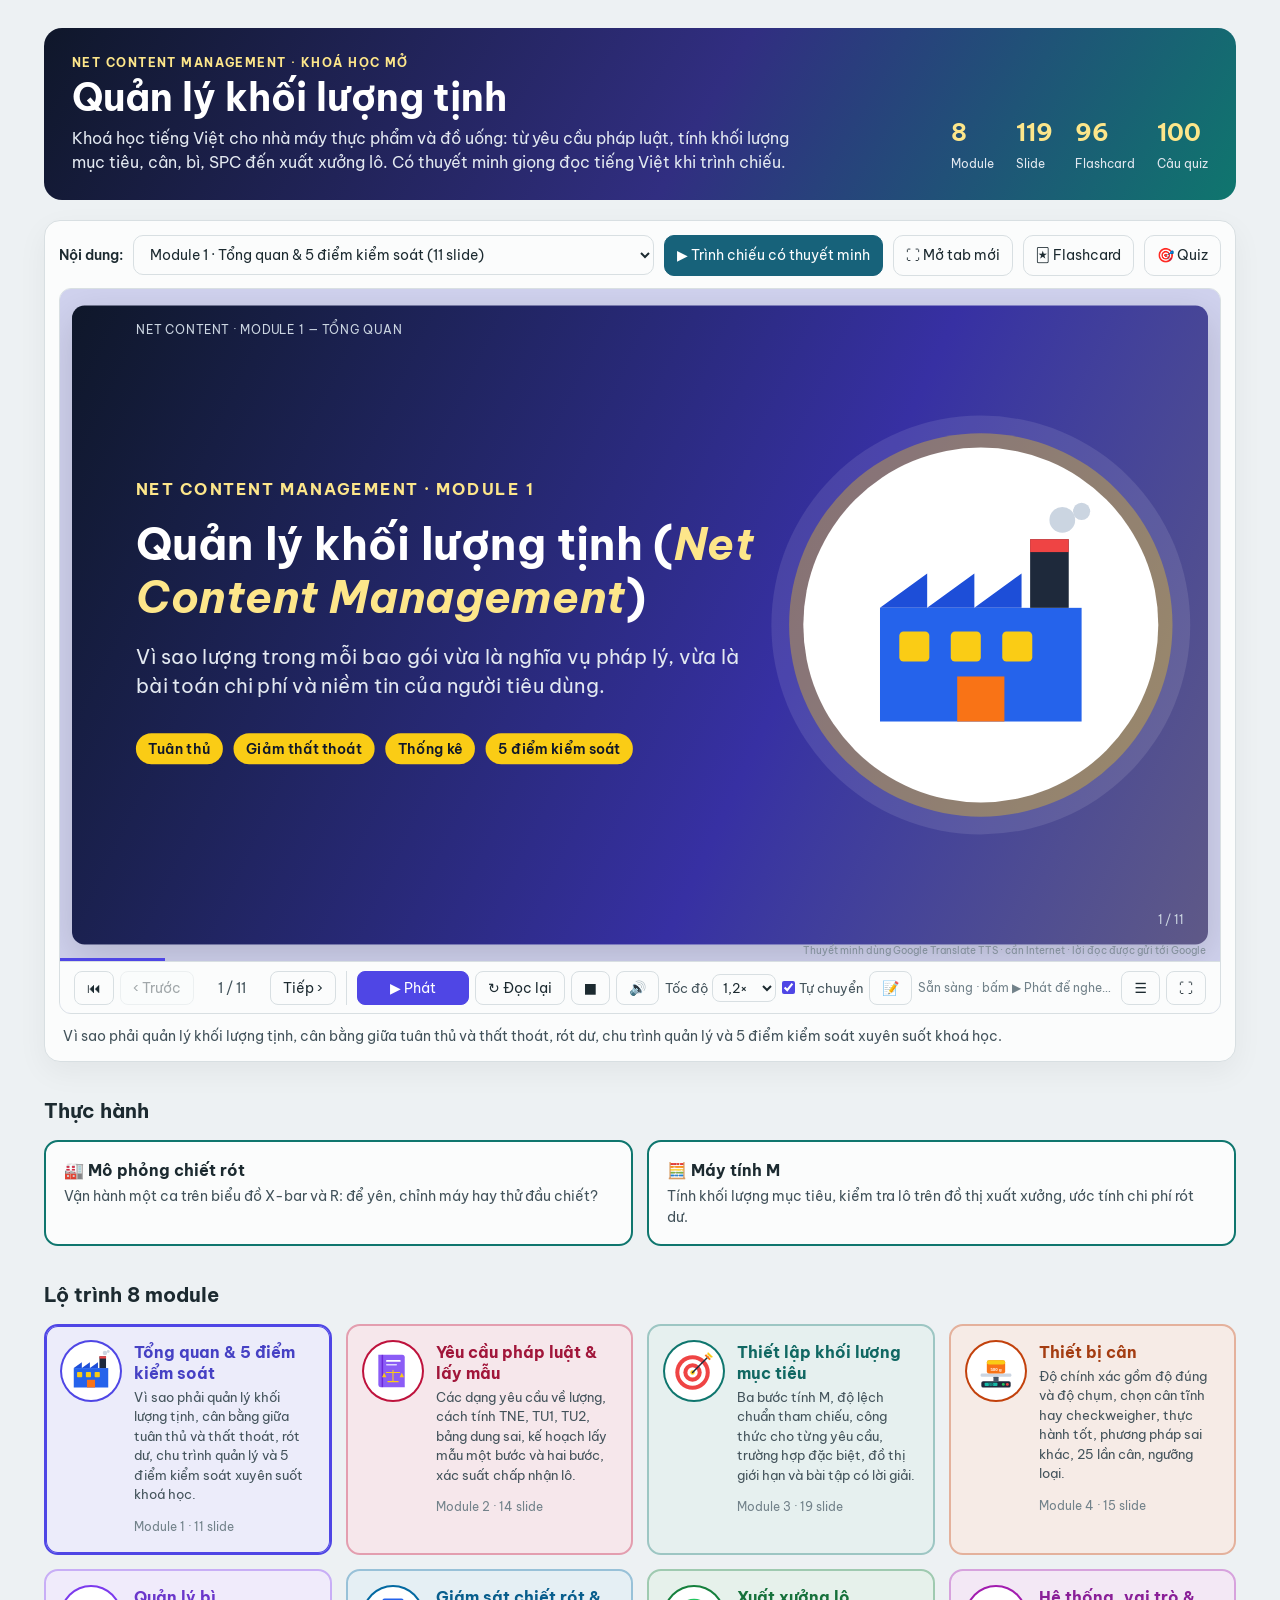
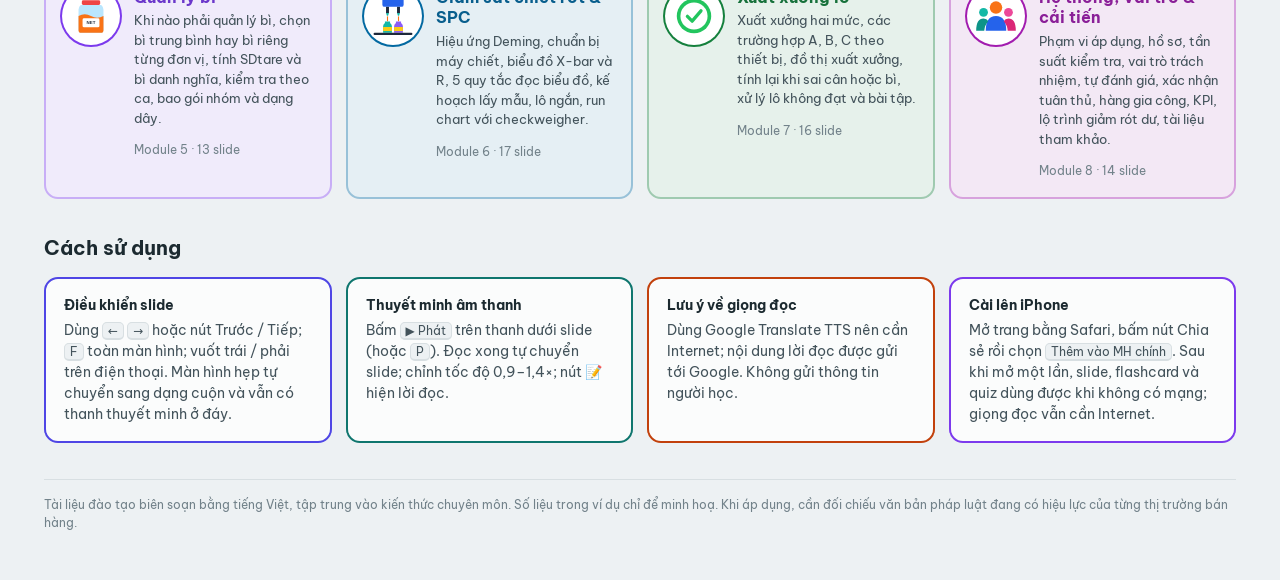
<file: index.html>
<!doctype html>
<html lang="vi">
<head>
<meta charset="utf-8">
<meta name="viewport" content="width=device-width, initial-scale=1">
<title>Net Content Training</title>
<meta name="description" content="Khoá học Quản lý khối lượng tịnh (Net Content Management) tiếng Việt, 8 module, có thuyết minh âm thanh.">
<link rel="icon" type="image/png" sizes="32x32" href="icons/favicon-32.png">
<link rel="icon" type="image/png" sizes="48x48" href="icons/favicon-48.png">
<link rel="apple-touch-icon" href="icons/apple-touch-icon.png">
<link rel="manifest" href="manifest.webmanifest">
<meta name="theme-color" content="#312e81">
<meta name="mobile-web-app-capable" content="yes">
<meta name="apple-mobile-web-app-capable" content="yes">
<meta name="apple-mobile-web-app-title" content="Net Content">
<meta name="apple-mobile-web-app-status-bar-style" content="default">
<meta property="og:title" content="Quản lý khối lượng tịnh (Net Content)">
<meta property="og:description" content="Khoá học tiếng Việt: slide, flashcard và quiz.">
<meta property="og:image" content="https://binhfoodsafety.github.io/Net_Content_Training/icons/icon-512.png">
<meta property="og:type" content="website">
<link rel="preconnect" href="https://fonts.googleapis.com">
<link rel="preconnect" href="https://fonts.gstatic.com" crossorigin>
<link href="https://fonts.googleapis.com/css2?family=Be+Vietnam+Pro:wght@400;600;700;800&display=swap" rel="stylesheet">
<style>
  :root {
    --bg: #edf1f3; --paper: #fbfcfc; --ink: #1c2a30; --ink-2: #43535b; --muted: #72828a; --line: #d8dfe2;
    --brand: #17627a; --brand-soft: #e1eff3; --warn: #b5651d;
    --font: "Be Vietnam Pro", "Segoe UI", system-ui, sans-serif;
  }
  @media (prefers-color-scheme: dark) {
    :root:not([data-theme="light"]) {
      --bg: #101518; --paper: #182024; --ink: #e4ebee; --ink-2: #b8c4ca; --muted: #8a979e; --line: #2c373c;
      --brand: #62bfd8; --brand-soft: #1b3038; --warn: #e0a060;
    }
  }
  :root[data-theme="dark"] {
    --bg: #101518; --paper: #182024; --ink: #e4ebee; --ink-2: #b8c4ca; --muted: #8a979e; --line: #2c373c;
    --brand: #62bfd8; --brand-soft: #1b3038; --warn: #e0a060;
  }
  * { box-sizing: border-box; }
  body { margin: 0; background: var(--bg); color: var(--ink); font-family: var(--font); line-height: 1.5; }
  .wrap { max-width: 1240px; margin: 0 auto; padding: 28px 24px 48px; }
  header { display: flex; align-items: flex-end; justify-content: space-between; gap: 16px; flex-wrap: wrap; margin-bottom: 20px; }
  .eyebrow { font-size: 12px; letter-spacing: .12em; text-transform: uppercase; color: var(--brand); font-weight: 700; }
  h1 { margin: 4px 0 6px; font-size: clamp(26px, 4vw, 38px); line-height: 1.15; }
  .lead { margin: 0; color: var(--ink-2); max-width: 720px; }
  .stats { display: flex; gap: 22px; }
  .stats b { display: block; font-size: 24px; color: var(--brand); font-variant-numeric: tabular-nums; }
  .stats span { font-size: 12px; color: var(--muted); }

  .viewer { background: var(--paper); border: 1px solid var(--line); border-radius: 16px; padding: 14px; box-shadow: 0 10px 30px rgba(0,0,0,.05); }
  .bar { display: flex; gap: 10px; align-items: center; flex-wrap: wrap; margin-bottom: 12px; }
  .bar label { font-weight: 600; font-size: 14px; }
  select, .btn { font: inherit; font-size: 14px; border: 1px solid var(--line); background: var(--paper); color: var(--ink); border-radius: 10px; padding: 9px 12px; min-height: 40px; }
  select { flex: 1; min-width: 220px; max-width: 560px; cursor: pointer; }
  .btn { cursor: pointer; text-decoration: none; display: inline-flex; align-items: center; gap: 6px; }
  .btn:hover { border-color: var(--brand); color: var(--brand); }
  .btn.primary { background: var(--brand); border-color: var(--brand); color: #fff; }
  .btn.primary:hover { color: #fff; filter: brightness(1.08); }
  .frame { position: relative; width: 100%; aspect-ratio: 16 / 10; border-radius: 12px; overflow: hidden; background: var(--bg); border: 1px solid var(--line); }
  .frame iframe { position: absolute; inset: 0; width: 100%; height: 100%; border: 0; }
  .desc { margin: 12px 4px 0; color: var(--ink-2); font-size: 14px; }

  h2 { font-size: 20px; margin: 34px 0 14px; }
  .modules { display: grid; grid-template-columns: repeat(4, minmax(0, 1fr)); gap: 14px; }
  .mod { text-align: left; font: inherit; color: inherit; background: var(--paper); border: 1px solid var(--line); border-radius: 14px; padding: 16px; cursor: pointer; display: grid; grid-template-columns: 34px 1fr; gap: 14px; transition: transform .15s, border-color .15s; }
  .mod:hover { transform: translateY(-2px); border-color: var(--brand); }
  .mod[aria-current="true"] { border-color: var(--brand); box-shadow: inset 0 0 0 1px var(--brand); }
  .mod .n { width: 34px; height: 34px; border-radius: 10px; display: grid; place-items: center; background: var(--brand-soft); color: var(--brand); font-weight: 800; }
  .mod h3 { margin: 0 0 4px; font-size: 16px; line-height: 1.3; }
  .mod p { margin: 0 0 8px; font-size: 13px; color: var(--ink-2); }
  .mod small { font-size: 12px; color: var(--muted); }

  .notes { display: grid; grid-template-columns: repeat(4, minmax(0, 1fr)); gap: 14px; }
  .note { background: var(--paper); border: 1px solid var(--line); border-radius: 14px; padding: 16px 18px; font-size: 14px; color: var(--ink-2); }
  .note b { color: var(--ink); display: block; margin-bottom: 4px; }
  kbd { font-family: inherit; font-size: 12px; border: 1px solid var(--line); border-bottom-width: 2px; border-radius: 5px; padding: 0 5px; background: var(--bg); }
  footer { margin-top: 36px; font-size: 12px; color: var(--muted); border-top: 1px solid var(--line); padding-top: 16px; }

  .tools { display: grid; grid-template-columns: 1fr 1fr; gap: 14px; }
  .tool { display: block; background: var(--paper); border: 2px solid #0f766e; border-radius: 14px; padding: 16px 18px; font-size: 14px; color: var(--ink-2); text-decoration: none; }
  .tool:hover { transform: translateY(-2px); }
  .tool b { display: block; font-size: 16px; color: var(--ink); margin-bottom: 4px; }
  @media (max-width: 900px) { .modules, .notes { grid-template-columns: 1fr 1fr; } }
  @media (max-width: 640px) {
    .wrap { padding: 18px 16px 36px; }
    .modules, .notes, .tools { grid-template-columns: 1fr; }
    .frame { aspect-ratio: auto; height: 72vh; }
    .bar { display: grid; grid-template-columns: repeat(3, minmax(0, 1fr)); gap: 8px; }
    .bar label, #playBtn { display: none; }
    /* Từ 16px trở lên iOS mới không tự phóng to khi chọn */
    select { grid-column: 1 / -1; min-width: 0; width: 100%; max-width: none; font-size: 16px; }
    .bar .btn { justify-content: center; padding: 9px 2px; font-size: 13px; white-space: nowrap; }
  }
  header { background: linear-gradient(120deg, #0f172a 0%, #312e81 55%, #0f766e 100%); color: #fff; padding: 26px 28px; border-radius: 18px; }
  header .eyebrow { color: #fde68a; } header h1 { color: #fff; } header .lead { color: #e2e8f0; }
  .stats b { color: #fde68a; } .stats span { color: #e2e8f0; }
  .mod { grid-template-columns: 58px 1fr; background: color-mix(in srgb, var(--c) 9%, var(--paper)); border: 2px solid color-mix(in srgb, var(--c) 40%, var(--paper)); }
  .mod:hover { border-color: var(--c); } .mod[aria-current="true"] { border-color: var(--c); box-shadow: inset 0 0 0 1px var(--c); }
  .mod .n { width: 58px; height: 58px; background: #fff; border-radius: 50%; padding: 7px; box-shadow: 0 0 0 2px var(--c); } .mod .n img { width: 100%; height: 100%; display: block; }
  .mod h3 { color: color-mix(in srgb, var(--c) 82%, var(--ink)); }
  .note { border-width: 2px; } .note:nth-child(1) { border-color: #4f46e5; } .note:nth-child(2) { border-color: #0f766e; } .note:nth-child(3) { border-color: #c2410c; } .note:nth-child(4) { border-color: #7c3aed; }
</style>
</head>
<body>
<div class="wrap">
  <header>
    <div>
      <div class="eyebrow">Net Content Management · Khoá học mở</div>
      <h1>Quản lý khối lượng tịnh</h1>
      <p class="lead">Khoá học tiếng Việt cho nhà máy thực phẩm và đồ uống: từ yêu cầu pháp luật, tính khối lượng mục tiêu, cân, bì, SPC đến xuất xưởng lô. Có thuyết minh giọng đọc tiếng Việt khi trình chiếu.</p>
    </div>
    <div class="stats"><div><b>8</b><span>Module</span></div><div><b id="totalSlides">119</b><span>Slide</span></div><div><b>96</b><span>Flashcard</span></div><div><b>100</b><span>Câu quiz</span></div></div>
  </header>

  <section class="viewer" aria-label="Xem slide">
    <div class="bar">
      <label for="moduleSelect">Nội dung:</label>
      <select id="moduleSelect"></select>
      <button class="btn primary" id="playBtn" type="button" title="Phát thuyết minh từ slide đầu, tự chuyển slide">▶ Trình chiếu có thuyết minh</button>
      <a class="btn" id="openBtn" href="#" target="_blank" rel="noopener" title="Mở trong tab mới để trình chiếu toàn màn hình">⛶ Mở tab mới</a>
      <a class="btn" id="fcBtn" href="on-tap.html" title="Ôn module này bằng thẻ lật">🃏 Flashcard</a>
      <a class="btn" id="quizBtn" href="on-tap.html" title="Tự kiểm tra module này">🎯 Quiz</a>
    </div>
    <div class="frame"><iframe id="deckFrame" title="Slide Quản lý khối lượng tịnh" allow="fullscreen; autoplay"></iframe></div>
    <p class="desc" id="moduleDesc"></p>
  </section>

  <h2>Thực hành</h2>
  <div class="tools">
    <a class="tool" href="cong-cu.html#sim"><b>🏭 Mô phỏng chiết rót</b>Vận hành một ca trên biểu đồ X-bar và R: để yên, chỉnh máy hay thử đầu chiết?</a>
    <a class="tool" href="cong-cu.html#calc"><b>🧮 Máy tính M</b>Tính khối lượng mục tiêu, kiểm tra lô trên đồ thị xuất xưởng, ước tính chi phí rót dư.</a>
  </div>

  <h2>Lộ trình 8 module</h2>
  <div class="modules" id="moduleList"></div>

  <h2>Cách sử dụng</h2>
  <div class="notes">
    <div class="note"><b>Điều khiển slide</b>Dùng <kbd>←</kbd> <kbd>→</kbd> hoặc nút Trước / Tiếp; <kbd>F</kbd> toàn màn hình; vuốt trái / phải trên điện thoại. Màn hình hẹp tự chuyển sang dạng cuộn và vẫn có thanh thuyết minh ở đáy.</div>
    <div class="note"><b>Thuyết minh âm thanh</b>Bấm <kbd>▶ Phát</kbd> trên thanh dưới slide (hoặc <kbd>P</kbd>). Đọc xong tự chuyển slide; chỉnh tốc độ 0,9–1,4×; nút 📝 hiện lời đọc.</div>
    <div class="note"><b>Lưu ý về giọng đọc</b>Dùng Google Translate TTS nên cần Internet; nội dung lời đọc được gửi tới Google. Không gửi thông tin người học.</div>
    <div class="note"><b>Cài lên iPhone</b>Mở trang bằng Safari, bấm nút Chia sẻ rồi chọn <kbd>Thêm vào MH chính</kbd>. Sau khi mở một lần, slide, flashcard và quiz dùng được khi không có mạng; giọng đọc vẫn cần Internet.</div>
  </div>

  <footer>Tài liệu đào tạo biên soạn bằng tiếng Việt, tập trung vào kiến thức chuyên môn. Số liệu trong ví dụ chỉ để minh hoạ. Khi áp dụng, cần đối chiếu văn bản pháp luật đang có hiệu lực của từng thị trường bán hàng.</footer>
</div>

<script>
  var MODULES = [
    { file: 'slides/01-tong-quan.html', title: 'Tổng quan & 5 điểm kiểm soát', desc: 'Vì sao phải quản lý khối lượng tịnh, cân bằng giữa tuân thủ và thất thoát, rót dư, chu trình quản lý và 5 điểm kiểm soát xuyên suốt khoá học.', slides: 11, color: '#4f46e5', art: 'slides/art/factory.svg' },
    { file: 'slides/02-phap-luat.html', title: 'Yêu cầu pháp luật & lấy mẫu', desc: 'Các dạng yêu cầu về lượng, cách tính TNE, TU1, TU2, bảng dung sai, kế hoạch lấy mẫu một bước và hai bước, xác suất chấp nhận lô.', slides: 14, color: '#be123c', art: 'slides/art/law.svg' },
    { file: 'slides/03-khoi-luong-muc-tieu.html', title: 'Thiết lập khối lượng mục tiêu', desc: 'Ba bước tính M, độ lệch chuẩn tham chiếu, công thức cho từng yêu cầu, trường hợp đặc biệt, đồ thị giới hạn và bài tập có lời giải.', slides: 19, color: '#0f766e', art: 'slides/art/target.svg' },
    { file: 'slides/04-thiet-bi-can.html', title: 'Thiết bị cân', desc: 'Độ chính xác gồm độ đúng và độ chụm, chọn cân tĩnh hay checkweigher, thực hành tốt, phương pháp sai khác, 25 lần cân, ngưỡng loại.', slides: 15, color: '#c2410c', art: 'slides/art/scale.svg' },
    { file: 'slides/05-quan-ly-bi.html', title: 'Quản lý bì', desc: 'Khi nào phải quản lý bì, chọn bì trung bình hay bì riêng từng đơn vị, tính SDtare và bì danh nghĩa, kiểm tra theo ca, bao gói nhóm và dạng dây.', slides: 13, color: '#7c3aed', art: 'slides/art/jar.svg' },
    { file: 'slides/06-giam-sat-chiet-rot.html', title: 'Giám sát chiết rót & SPC', desc: 'Hiệu ứng Deming, chuẩn bị máy chiết, biểu đồ X-bar và R, 5 quy tắc đọc biểu đồ, kế hoạch lấy mẫu, lô ngắn, run chart với checkweigher.', slides: 17, color: '#0369a1', art: 'slides/art/filler.svg' },
    { file: 'slides/07-xuat-xuong.html', title: 'Xuất xưởng lô', desc: 'Xuất xưởng hai mức, các trường hợp A, B, C theo thiết bị, đồ thị xuất xưởng, tính lại khi sai cân hoặc bì, xử lý lô không đạt và bài tập.', slides: 16, color: '#15803d', art: 'slides/art/stamp.svg' },
    { file: 'slides/08-he-thong-cai-tien.html', title: 'Hệ thống, vai trò & cải tiến', desc: 'Phạm vi áp dụng, hồ sơ, tần suất kiểm tra, vai trò trách nhiệm, tự đánh giá, xác nhận tuân thủ, hàng gia công, KPI, lộ trình giảm rót dư, tài liệu tham khảo.', slides: 14, color: '#a21caf', art: 'slides/art/team.svg' }
  ];

  var sel = document.getElementById('moduleSelect');
  var frame = document.getElementById('deckFrame');
  var openBtn = document.getElementById('openBtn');
  var descEl = document.getElementById('moduleDesc');
  var list = document.getElementById('moduleList');

  function theme() {
    var forced = document.documentElement.getAttribute('data-theme');
    if (forced) return forced;
    return window.matchMedia && matchMedia('(prefers-color-scheme: dark)').matches ? 'dark' : 'light';
  }

  MODULES.forEach(function (m, i) {
    var o = document.createElement('option');
    o.value = i;
    o.textContent = 'Module ' + (i + 1) + ' · ' + m.title + ' (' + m.slides + ' slide)';
    sel.appendChild(o);

    var b = document.createElement('button');
    b.type = 'button';
    b.className = 'mod';
    b.style.setProperty('--c', m.color);
    b.innerHTML = '<span class="n"><img src="' + m.art + '" alt=""></span><span><h3></h3><p></p><small>Module ' + (i + 1) + ' · ' + m.slides + ' slide</small></span>';
    b.querySelector('h3').textContent = m.title;
    b.querySelector('p').textContent = m.desc;
    b.addEventListener('click', function () { select(i); document.querySelector('.viewer').scrollIntoView({ behavior: 'smooth' }); });
    list.appendChild(b);
  });
  document.getElementById('totalSlides').textContent = MODULES.reduce(function (s, m) { return s + m.slides; }, 0);

  function select(i) {
    var m = MODULES[i];
    sel.value = i;
    frame.src = m.file + '?theme=' + theme();
    openBtn.href = m.file;
    document.getElementById('fcBtn').href = 'on-tap.html#m' + (i + 1);
    document.getElementById('quizBtn').href = 'on-tap.html#m' + (i + 1) + '-quiz';
    descEl.textContent = m.desc;
    Array.prototype.forEach.call(list.children, function (b, k) { b.setAttribute('aria-current', String(k === i)); });
    try { localStorage.setItem('nc_module', i); } catch (e) {}
    if (history.replaceState) history.replaceState(null, '', '#m' + (i + 1));
  }

  sel.addEventListener('change', function () { select(Number(sel.value)); });
  document.getElementById('playBtn').addEventListener('click', function () {
    try { frame.contentWindow.postMessage({ type: 'pt-play' }, location.origin); } catch (e) {}
    frame.focus();
  });

  var fromHash = /^#m(\d)/.exec(location.hash);
  var saved = null;
  try { saved = localStorage.getItem('nc_module'); } catch (e) {}
  var startIdx = fromHash ? Number(fromHash[1]) - 1 : (saved !== null ? Number(saved) : 0);
  select(startIdx >= 0 && startIdx < MODULES.length ? startIdx : 0);
</script>
<script src="pwa.js"></script>
</body>
</html>
</file>
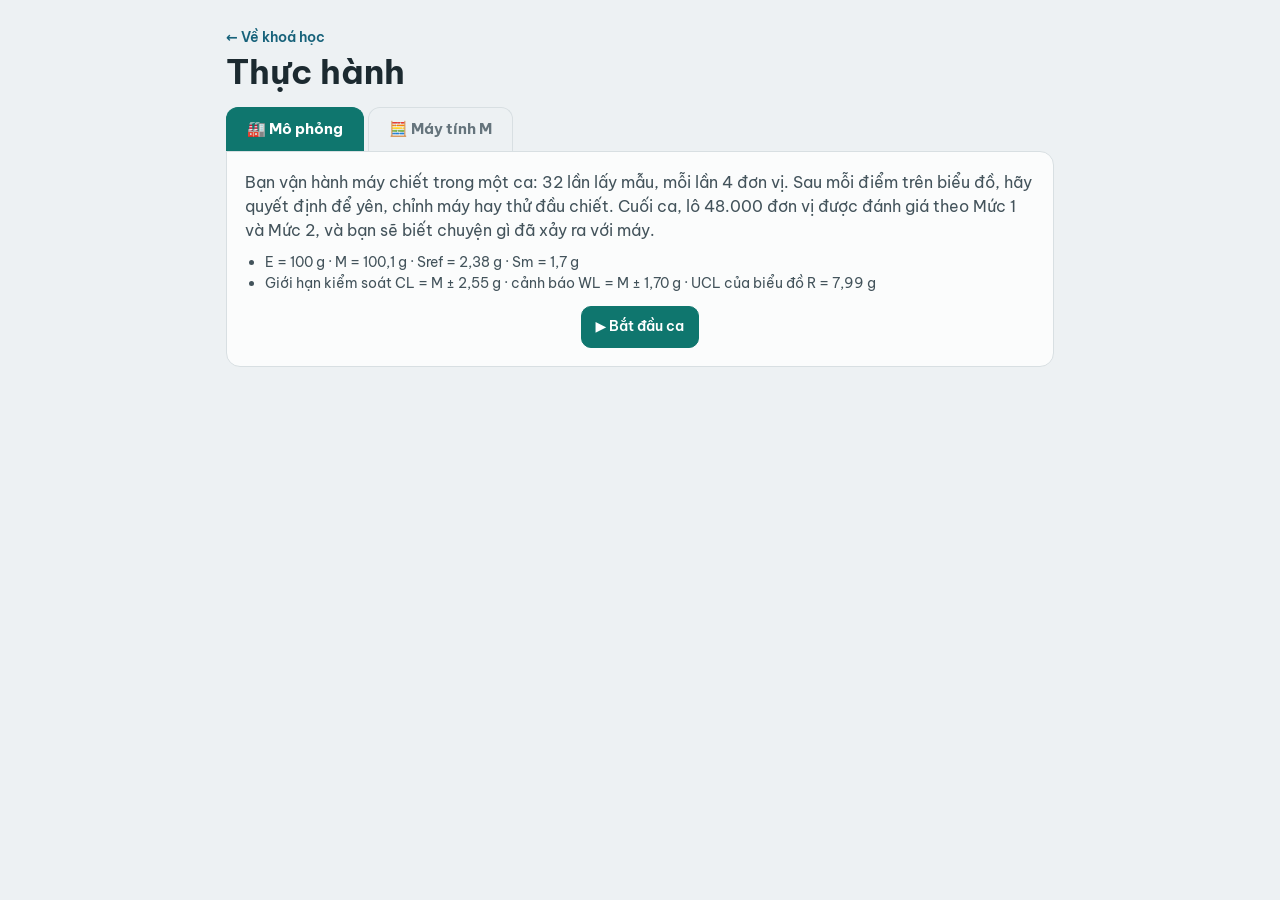
<file: cong-cu.html>
<!doctype html>
<html lang="vi">
<head>
<meta charset="utf-8">
<meta name="viewport" content="width=device-width, initial-scale=1">
<title>Thực hành Net Content</title>
<meta name="description" content="Mô phỏng chiết rót và máy tính khối lượng mục tiêu M cho khoá Quản lý khối lượng tịnh.">
<link rel="icon" type="image/png" sizes="32x32" href="icons/favicon-32.png">
<link rel="icon" type="image/png" sizes="48x48" href="icons/favicon-48.png">
<link rel="apple-touch-icon" href="icons/apple-touch-icon.png">
<link rel="manifest" href="manifest.webmanifest">
<meta name="theme-color" content="#312e81">
<meta name="mobile-web-app-capable" content="yes">
<meta name="apple-mobile-web-app-capable" content="yes">
<meta name="apple-mobile-web-app-title" content="Net Content">
<meta name="apple-mobile-web-app-status-bar-style" content="default">
<link rel="preconnect" href="https://fonts.googleapis.com">
<link rel="preconnect" href="https://fonts.gstatic.com" crossorigin>
<link href="https://fonts.googleapis.com/css2?family=Be+Vietnam+Pro:wght@400;600;700;800&display=swap" rel="stylesheet">
<link rel="stylesheet" href="study/study.css">
<link rel="stylesheet" href="study/tools.css">
</head>
<body>
<div class="wrap">
  <header>
    <div>
      <a class="back" href="index.html">← Về khoá học</a>
      <h1>Thực hành</h1>
    </div>
  </header>

  <div class="tabs" role="tablist">
    <button class="tab" id="tabSim" role="tab" type="button" aria-controls="panelSim">🏭 Mô phỏng</button>
    <button class="tab" id="tabCalc" role="tab" type="button" aria-controls="panelCalc">🧮 Máy tính M</button>
  </div>

  <section class="panel" id="panelSim" role="tabpanel" aria-labelledby="tabSim">
    <div id="simIntro">
      <p class="lead-text">Bạn vận hành máy chiết trong một ca: 32 lần lấy mẫu, mỗi lần 4 đơn vị. Sau mỗi điểm trên biểu đồ, hãy quyết định để yên, chỉnh máy hay thử đầu chiết. Cuối ca, lô 48.000 đơn vị được đánh giá theo Mức 1 và Mức 2, và bạn sẽ biết chuyện gì đã xảy ra với máy.</p>
      <ul class="facts">
        <li>E = 100 g · M = 100,1 g · Sref = 2,38 g · Sm = 1,7 g</li>
        <li>Giới hạn kiểm soát CL = M ± 2,55 g · cảnh báo WL = M ± 1,70 g · UCL của biểu đồ R = 7,99 g</li>
      </ul>
      <div class="controls"><button class="btn primary" type="button" id="simStart">▶ Bắt đầu ca</button></div>
    </div>

    <div id="simRun" hidden>
      <div class="quiz-header"><span id="simCounter"></span><b id="simMean"></b></div>
      <div class="chart-box" id="chartX"></div>
      <div class="chart-box short" id="chartR"></div>
      <p class="sim-feedback" id="simFeedback" role="status"></p>
      <div class="sim-actions">
        <button class="btn primary hold" type="button" data-adj="0">✋ Để yên</button>
        <button class="btn" type="button" data-adj="-0.5">− 0,5 g</button>
        <button class="btn" type="button" data-adj="-1">− 1 g</button>
        <button class="btn" type="button" data-adj="-3">− 3 g</button>
        <button class="btn" type="button" data-adj="0.5">+ 0,5 g</button>
        <button class="btn" type="button" data-adj="1">+ 1 g</button>
        <button class="btn" type="button" data-adj="3">+ 3 g</button>
        <button class="btn test" type="button" id="simTest">🔧 Thử đầu chiết</button>
      </div>
    </div>

    <div id="simEnd" hidden>
      <div class="verdict" id="simVerdict"></div>
      <div class="kpis" id="simKpis"></div>
      <div class="chart-box" id="chartEnd"></div>
      <p class="lesson" id="simLesson"></p>
      <div class="controls"><button class="btn primary" type="button" id="simAgain">↻ Chạy ca khác</button></div>
    </div>
  </section>

  <section class="panel" id="panelCalc" role="tabpanel" aria-labelledby="tabCalc">
    <div class="form-grid">
      <label>Lượng công bố E (g)<input id="cE" type="number" inputmode="decimal" min="5" step="any" value="100"></label>
      <label>Sref (g)<input id="cS" type="number" inputmode="decimal" min="0" step="any" value="2.4"></label>
      <label class="wide">Yêu cầu của thị trường bán
        <select id="cLaw">
          <option value="eu">Khung EU, lô trên 3 200 đơn vị, rủi ro 1%</option>
          <option value="strict">Không chấp nhận đơn vị nào dưới TU1</option>
          <option value="custom">Tự nhập: tỷ lệ dưới giới hạn và tỷ lệ trên E</option>
        </select>
      </label>
      <label class="check" id="cAllowBox"><input id="cAllow" type="checkbox" checked> Luật cho hiệu chỉnh mẫu</label>
      <label class="law-custom">Giới hạn L (g)<input id="cL" type="number" inputmode="decimal" step="any" value="92.8"></label>
      <label class="law-custom">Tối đa dưới L (%)<input id="cP" type="number" inputmode="decimal" step="any" value="0.5"></label>
      <label class="law-custom">Tối thiểu trên E (%)<input id="cPE" type="number" inputmode="decimal" step="any" value="55"></label>
    </div>

    <div class="result" id="cResult" role="status"></div>
    <div class="chart-box" id="chartM"></div>

    <h3>Kiểm tra một lô</h3>
    <div class="form-grid">
      <label>M0 của lô (g)<input id="cM0" type="number" inputmode="decimal" step="any" value="100.1"></label>
      <label>Sp của lô (g)<input id="cSp" type="number" inputmode="decimal" min="0" step="any" value="2"></label>
    </div>
    <div class="result" id="cLot" role="status"></div>

    <h3>Chi phí rót dư mỗi năm</h3>
    <div class="form-grid">
      <label>Sản lượng (đơn vị/năm)<input id="cUnits" type="number" inputmode="numeric" min="0" step="any" value="10000000"></label>
      <label>Giá sản phẩm (đồng/kg)<input id="cPrice" type="number" inputmode="numeric" min="0" step="any" value="100000"></label>
      <label>Trung bình thực tế (g)<input id="cAvg" type="number" inputmode="decimal" step="any" value="101"></label>
    </div>
    <div class="result" id="cCost" role="status"></div>
    <p class="note-small">Công cụ để học. Hệ số u là giá trị minh hoạ trong khoá học; trước khi áp dụng, hãy tính lại theo văn bản pháp luật của nước bán và cỡ lô thực tế.</p>
  </section>
</div>
<script src="study/tools.js"></script>
<script src="pwa.js"></script>
</body>
</html>
</file>
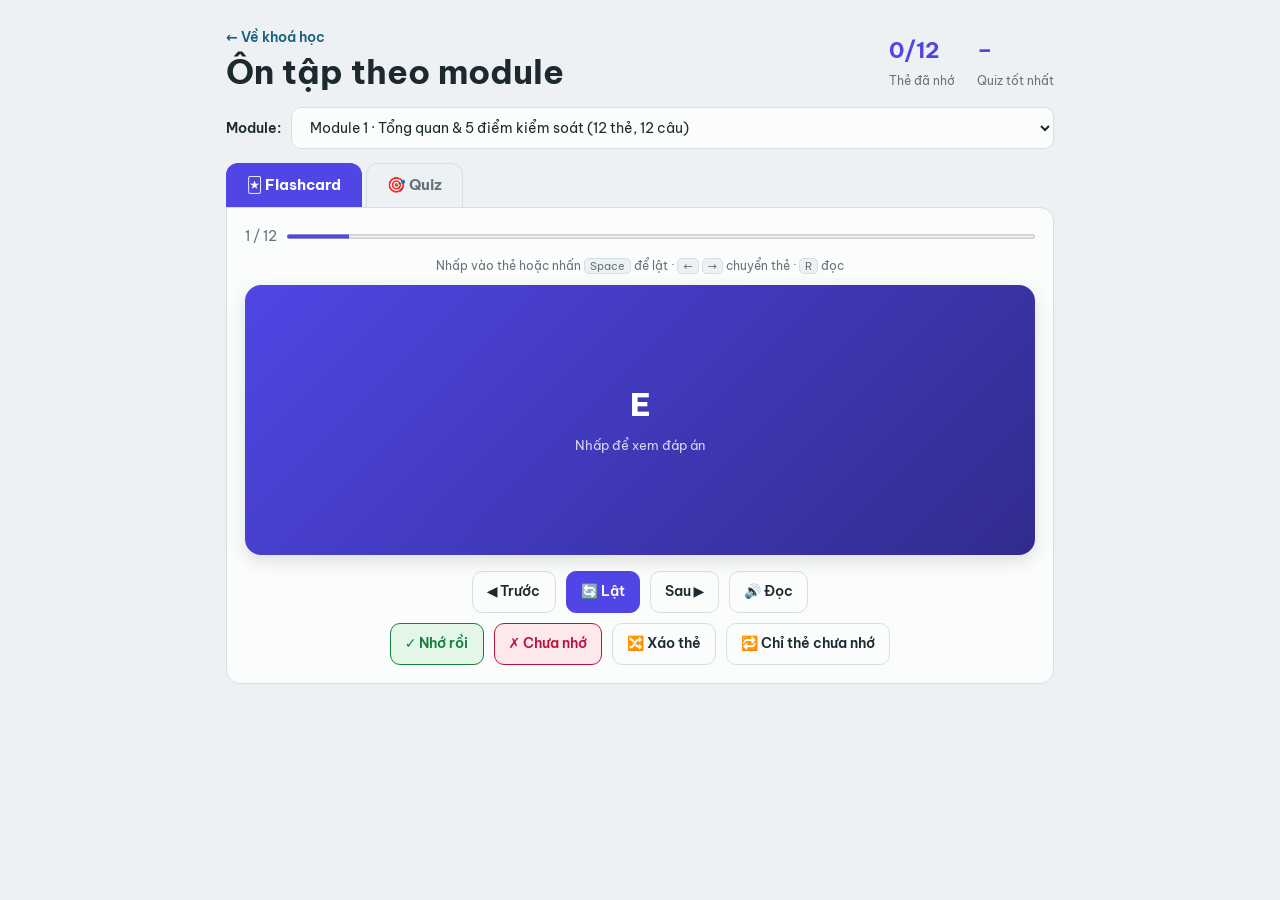
<file: on-tap.html>
<!doctype html>
<html lang="vi">
<head>
<meta charset="utf-8">
<meta name="viewport" content="width=device-width, initial-scale=1">
<title>Ôn tập Net Content</title>
<meta name="description" content="Flashcard và quiz tự luyện cho 8 module khoá học Quản lý khối lượng tịnh.">
<link rel="icon" type="image/png" sizes="32x32" href="icons/favicon-32.png">
<link rel="icon" type="image/png" sizes="48x48" href="icons/favicon-48.png">
<link rel="apple-touch-icon" href="icons/apple-touch-icon.png">
<link rel="manifest" href="manifest.webmanifest">
<meta name="theme-color" content="#312e81">
<meta name="mobile-web-app-capable" content="yes">
<meta name="apple-mobile-web-app-capable" content="yes">
<meta name="apple-mobile-web-app-title" content="Net Content">
<meta name="apple-mobile-web-app-status-bar-style" content="default">
<meta property="og:title" content="Quản lý khối lượng tịnh (Net Content)">
<meta property="og:description" content="Khoá học tiếng Việt: slide, flashcard và quiz.">
<meta property="og:image" content="https://binhfoodsafety.github.io/Net_Content_Training/icons/icon-512.png">
<meta property="og:type" content="website">
<link rel="preconnect" href="https://fonts.googleapis.com">
<link rel="preconnect" href="https://fonts.gstatic.com" crossorigin>
<link href="https://fonts.googleapis.com/css2?family=Be+Vietnam+Pro:wght@400;600;700;800&display=swap" rel="stylesheet">
<link rel="stylesheet" href="study/study.css">
</head>
<body>
<div class="wrap">
  <header>
    <div>
      <a class="back" href="index.html">← Về khoá học</a>
      <h1>Ôn tập theo module</h1>
    </div>
    <div class="stats">
      <div><b id="statKnown">0/0</b><span>Thẻ đã nhớ</span></div>
      <div><b id="statBest">–</b><span>Quiz tốt nhất</span></div>
    </div>
  </header>

  <div class="bar">
    <label for="moduleSelect">Module:</label>
    <select id="moduleSelect"></select>
  </div>

  <div class="tabs" role="tablist">
    <button class="tab" id="tabFc" role="tab" type="button" aria-controls="panelFc">🃏 Flashcard</button>
    <button class="tab" id="tabQuiz" role="tab" type="button" aria-controls="panelQuiz">🎯 Quiz</button>
  </div>

  <section class="panel" id="panelFc" role="tabpanel" aria-labelledby="tabFc">
    <div class="progress-line"><span id="fcCounter"></span><progress id="fcBar" value="0" max="1"></progress></div>
    <p class="hint">Nhấp vào thẻ hoặc nhấn <kbd>Space</kbd> để lật · <kbd>←</kbd> <kbd>→</kbd> chuyển thẻ · <kbd>R</kbd> đọc</p>
    <div class="scene" id="scene" role="button" tabindex="0" aria-label="Lật thẻ">
      <div class="card-3d" id="card3d">
        <div class="card-face card-front">
          <div class="card-word" id="fcFront"></div>
          <div class="card-hint">Nhấp để xem đáp án</div>
        </div>
        <div class="card-face card-back">
          <div class="card-meaning" id="fcBack"></div>
          <div class="card-status" id="fcStatus"></div>
        </div>
      </div>
    </div>
    <div class="controls">
      <button class="btn" type="button" id="fcPrev">◀ Trước</button>
      <button class="btn primary" type="button" id="fcFlip">🔄 Lật</button>
      <button class="btn" type="button" id="fcNext">Sau ▶</button>
      <button class="btn" type="button" id="fcRead">🔊 Đọc</button>
    </div>
    <div class="controls">
      <button class="btn good" type="button" id="fcKnown">✓ Nhớ rồi</button>
      <button class="btn bad" type="button" id="fcUnknown">✗ Chưa nhớ</button>
      <button class="btn" type="button" id="fcShuffle">🔀 Xáo thẻ</button>
      <button class="btn" type="button" id="fcOnlyNew" aria-pressed="false">🔁 Chỉ thẻ chưa nhớ</button>
    </div>
  </section>

  <section class="panel" id="panelQuiz" role="tabpanel" aria-labelledby="tabQuiz">
    <div id="quizRun">
      <div class="quiz-header">
        <span id="quizCounter"></span>
        <b id="quizScore"></b>
        <button class="btn skip" type="button" id="quizSkip">⏭ Bỏ qua</button>
      </div>
      <div class="meter"><div id="quizProgress"></div></div>
      <div class="quiz-question" id="quizQuestion"></div>
      <p class="hint"><kbd>1</kbd> <kbd>2</kbd> <kbd>3</kbd> <kbd>4</kbd> chọn · <kbd>Enter</kbd> câu tiếp · <kbd>S</kbd> bỏ qua · <kbd>R</kbd> đọc câu</p>
      <div class="quiz-options" id="quizOptions"></div>
      <div class="quiz-feedback" id="quizFeedback" role="status"></div>
      <div class="controls">
        <a class="btn" id="quizSlide" target="_blank" rel="noopener" hidden>📖 Xem lại slide</a>
        <button class="btn primary" type="button" id="quizNext" hidden>Câu tiếp ▶</button>
      </div>
    </div>
    <div class="quiz-result" id="quizResult" hidden>
      <div class="result-num" id="resultNum"></div>
      <p id="resultText"></p>
      <div class="controls">
        <button class="btn primary" type="button" id="quizAgain">↻ Làm lại</button>
        <button class="btn" type="button" id="quizWrong">🔁 Làm lại câu sai</button>
      </div>
    </div>
  </section>
</div>
<div class="toast" id="toast" role="status"></div>
<script src="study/data.js"></script>
<script src="study/say.js"></script>
<script src="study/study.js"></script>
<script src="pwa.js"></script>
</body>
</html>
</file>
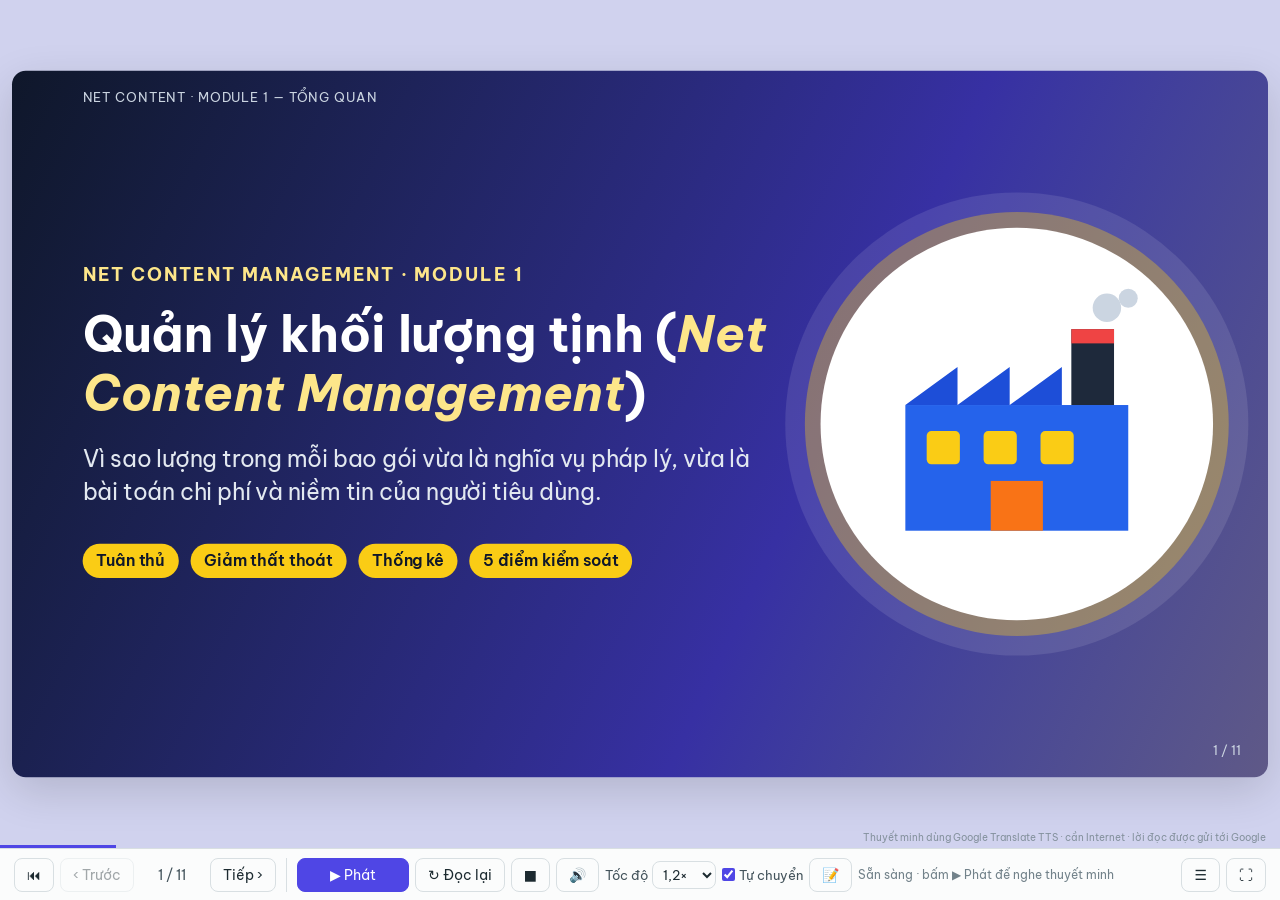
<file: slides/01-tong-quan.html>
<!doctype html>
<html lang="vi">
<head>
<meta charset="utf-8">
<meta name="viewport" content="width=device-width, initial-scale=1">
<meta name="referrer" content="no-referrer">
<title>Net Content 1 · Tổng quan &amp; 5 điểm kiểm soát</title>
<link rel="icon" type="image/png" sizes="32x32" href="../icons/favicon-32.png">
<link rel="icon" type="image/png" sizes="48x48" href="../icons/favicon-48.png">
<link rel="apple-touch-icon" href="../icons/apple-touch-icon.png">
<link rel="manifest" href="../manifest.webmanifest">
<meta name="theme-color" content="#312e81">
<link rel="preconnect" href="https://fonts.googleapis.com">
<link rel="preconnect" href="https://fonts.gstatic.com" crossorigin>
<link href="https://fonts.googleapis.com/css2?family=Be+Vietnam+Pro:ital,wght@0,400;0,600;0,700;0,800;1,400&display=swap" rel="stylesheet">
<link rel="stylesheet" href="deck.css">
</head>
<body class="m1" data-module="Net Content · Module 1 — Tổng quan">
<div class="deck">

<section class="slide title">
  <div class="hero-art"><img src="art/factory.svg" alt=""></div><div class="eyebrow">Net Content Management · Module 1</div>
  <h1>Quản lý khối lượng tịnh (<span class="en">Net Content Management</span>)</h1>
  <div class="sub">Vì sao lượng trong mỗi bao gói vừa là nghĩa vụ pháp lý, vừa là bài toán chi phí và niềm tin của người tiêu dùng.</div>
  <div class="meta"><span class="chip">Tuân thủ</span><span class="chip">Giảm thất thoát</span><span class="chip">Thống kê</span><span class="chip">5 điểm kiểm soát</span></div>
</section>

<section class="slide has-art"><img class="corner-art" src="art/team.svg" alt="">
  <h2>Sau khoá học, bạn có thể</h2>
  <div class="body">
<div class="cards" style="--n:2"><div class="card "><h3>Hiểu yêu cầu pháp luật</h3><p>Đọc được E, TNE, TU<sub>1</sub>, TU<sub>2</sub> và các quy tắc kiểm tra của cơ quan quản lý.</p></div><div class="card "><h3>Tính khối lượng mục tiêu</h3><p>Từ độ biến thiên thực tế và luật của thị trường bán, xác định M tối ưu.</p></div><div class="card "><h3>Kiểm soát cân, bì, chiết rót</h3><p>Dùng biểu đồ kiểm soát để biết khi nào chỉnh máy, khi nào không.</p></div><div class="card "><h3>Quyết định xuất xưởng</h3><p>Dựa trên hồ sơ của lô, có cơ sở và truy xuất được.</p></div></div><div class="callout "><b>Đối tượng:</b> QA/QC, vận hành chiết rót, giám sát sản xuất, bảo trì, người phụ trách khối lượng tịnh tại nhà máy thực phẩm và đồ uống.</div>
  </div>
</section>

<section class="slide has-art"><img class="corner-art" src="art/factory.svg" alt="">
  <h2>Khối lượng tịnh ảnh hưởng đến đâu?</h2>
  <div class="body">
<div class="cards" style="--n:3"><div class="card "><h3>Tuân thủ pháp luật</h3><p>Không thể thương lượng. Luật áp dụng là luật của <b>nước bán hàng</b>.</p></div><div class="card warn"><h3>An toàn</h3><p>Bù thêm bằng tay hoặc tái chế trên chuyền làm tăng tiếp xúc với sản phẩm và rủi ro nhiễm.</p></div><div class="card "><h3>Dinh dưỡng</h3><p>Khẩu phần lệch làm sai lượng dinh dưỡng thực tế so với công bố.</p></div><div class="card "><h3>Niềm tin người tiêu dùng</h3><p>Khoảng trống trong bao gói lớn, hoặc cảm quan lệch khi một gói hoà tan chênh từ 1,5 đến 3 g.</p></div><div class="card bad"><h3>Chi phí không chất lượng</h3><p>Rót dư và hàng bị loại là tiền mất đi mỗi ngày.</p></div><div class="card warn"><h3>Chi phí chất lượng</h3><p>Nhân công cân, ghi chép, kiểm tra cũng phải được tính vào.</p></div></div>
  </div>
</section>

<section class="slide has-art"><img class="corner-art" src="art/target.svg" alt="">
  <h2>Hai mục tiêu phải đạt cùng lúc</h2>
  <div class="body">
<div class="cols "><div><div class="card"><h3>Tuân thủ đầy đủ</h3><p>Mọi lô đáp ứng yêu cầu của thị trường bán, kể cả khi xuất khẩu sang nhiều nước.</p></div></div><div><div class="card warn"><h3>Giảm thất thoát</h3><p>Giảm tối đa rót dư, hàng loại và tái chế để hạ chi phí không chất lượng.</p></div></div></div><div class="statement"><span>Rót đúng, không rót nhiều<small>Rót dư để “cho chắc” không phải là chiến lược tuân thủ: nó che giấu biến thiên của quy trình và tốn tiền.</small></span></div>
  </div>
</section>

<section class="slide">
  <h2>Rót dư gồm hai phần</h2>
  <div class="body">
<div class="cols w6040"><div><svg class="chart" viewBox="0 0 760 340" role="img" aria-label="Cấu trúc rót dư có kế hoạch và ngoài kế hoạch"><rect x="250.0" y="240.0" width="170.0" height="60.0" rx="0" style="fill:var(--line);opacity:1"/><rect x="250.0" y="148.0" width="170.0" height="92.0" rx="0" style="fill:var(--brand-soft);opacity:1"/><rect x="250.0" y="78.0" width="170.0" height="70.0" rx="0" style="fill:var(--warn-soft);opacity:1"/><line x1="100.0" y1="240.0" x2="428.0" y2="240.0" style="stroke:var(--ink-2);stroke-width:2"/><line x1="100.0" y1="148.0" x2="428.0" y2="148.0" style="stroke:var(--brand);stroke-width:2" stroke-dasharray="6 4"/><line x1="100.0" y1="78.0" x2="428.0" y2="78.0" style="stroke:var(--warn);stroke-width:2" stroke-dasharray="6 4"/><text x="96.0" y="245.0" text-anchor="end" style="fill:var(--ink-2);font-size:15px;font-weight:700">E: lượng công bố</text><text x="96.0" y="153.0" text-anchor="end" style="fill:var(--brand);font-size:15px;font-weight:700">M: mục tiêu</text><text x="96.0" y="83.0" text-anchor="end" style="fill:var(--warn);font-size:15px;font-weight:700">M0: trung bình thực tế</text><text x="335.0" y="265.0" text-anchor="middle" style="fill:var(--ink);font-size:15px;font-weight:700">Công thức (BOM)</text><text x="335.0" y="190.0" text-anchor="middle" style="fill:var(--brand);font-size:15px;font-weight:700">Rót dư có kế hoạch</text><text x="335.0" y="210.0" text-anchor="middle" style="fill:var(--ink-2);font-size:14px;font-weight:400">M − E</text><text x="335.0" y="110.0" text-anchor="middle" style="fill:var(--warn);font-size:15px;font-weight:700">Rót dư ngoài kế hoạch</text><text x="335.0" y="130.0" text-anchor="middle" style="fill:var(--ink-2);font-size:14px;font-weight:400">M0 − M</text><line x1="448.0" y1="78.0" x2="448.0" y2="240.0" style="stroke:var(--ink);stroke-width:2.5"/><line x1="440.0" y1="78.0" x2="456.0" y2="78.0" style="stroke:var(--ink);stroke-width:2.5"/><line x1="440.0" y1="240.0" x2="456.0" y2="240.0" style="stroke:var(--ink);stroke-width:2.5"/><text x="466.0" y="155.0" text-anchor="start" style="fill:var(--ink);font-size:16px;font-weight:700">Tổng rót dư</text><text x="466.0" y="177.0" text-anchor="start" style="fill:var(--ink-2);font-size:15px;font-weight:400">= M0 − E</text></svg></div><div><ul><li><b>Có kế hoạch:</b> phần tối thiểu để bù biến thiên, đưa vào định mức.</li><li><b>Ngoài kế hoạch:</b> phần vượt mục tiêu, lẽ ra phải tiến về 0.</li><li>Cả hai đều là <b>chi phí không chất lượng</b>.</li></ul></div></div>
  </div>
</section>

<section class="slide has-art"><img class="corner-art" src="art/coins.svg" alt="">
  <h2>Hai phần rót dư do đâu mà có?</h2>
  <div class="body">
<div class="cols "><div><h3>Có kế hoạch</h3><ul><li>Yêu cầu pháp luật</li><li>Biến thiên của máy chiết rót</li><li>Biến thiên của sản phẩm</li><li>Biến thiên của bao bì</li><li>Biến thiên của hệ thống cân</li><li>Kỳ vọng khác của khách hàng (cảm quan, độ đầy)</li></ul></div><div><h3>Ngoài kế hoạch</h3><ul><li>Giám sát chuyền (SPC)</li><li>Kiểm soát thiết bị cân</li><li>Kiểm soát bì</li><li>Vận hành, kỹ năng</li><li>Nhận thức về hệ thống quản lý</li></ul></div></div><div class="callout warn">Rót dư có kế hoạch <b>không phải là không giảm được</b>: giảm biến thiên thì giảm được nó. Không so sánh rót dư có kế hoạch giữa hai nhà máy khác luật; chỉ so sánh được năng lực chiết rót.</div>
  </div>
</section>

<section class="slide has-art"><img class="corner-art" src="art/law.svg" alt="">
  <h2>Cùng dây chuyền, luật khác nhau, mục tiêu khác nhau</h2>
  <div class="body">
<div class="cols "><div><div class="card"><div class="big">200,67 g</div><h3>Thị trường A</h3><p>E = 200 g, S = 5 g. Chấp nhận một tỷ lệ nhỏ dưới TU<sub>1</sub>.</p></div></div><div><div class="card bad"><div class="big">209,3 g</div><h3>Thị trường B</h3><p>E = 200 g, S = 5 g. Không chấp nhận đơn vị nào dưới TU<sub>1</sub>.</p></div></div></div><div class="callout ">Chênh <b>8,6 g mỗi đơn vị</b> chỉ vì khác yêu cầu pháp luật. Vì vậy phải biết rõ <b>hàng bán ở đâu</b> trước khi tính mục tiêu.</div>
  </div>
</section>

<section class="slide has-art"><img class="corner-art" src="art/factory.svg" alt="">
  <h2>5 điểm kiểm soát tuân thủ</h2>
  <div class="body">
<table class="tbl "><tr><th>Điểm</th><th>Nội dung</th><th>Yêu cầu cốt lõi</th></tr><tr><td><b>CP1</b></td><td>Khối lượng mục tiêu</td><td>Có M cho mọi tổ hợp sản phẩm, chuyền và luật thị trường bán.</td></tr><tr><td><b>CP2</b></td><td>Thiết bị cân</td><td>Thiết bị dùng để kiểm tra phải phù hợp và chính xác.</td></tr><tr><td><b>CP3</b></td><td>Bì</td><td>Giá trị bì phải đúng để net phản ánh thực tế.</td></tr><tr><td><b>CP4</b></td><td>Giám sát chiết rót</td><td>Trung bình và biến thiên của lô được theo dõi và trong kiểm soát.</td></tr><tr><td><b>CP5</b></td><td>Xuất xưởng lô</td><td>Quyết định dựa trên dữ liệu trong quá trình, gồm cả hồ sơ bì và kiểm tra cân.</td></tr></table><div class="callout ">Khoá học dùng ký hiệu <b>CP1 đến CP5</b> (<i>Compliance Point</i>). Mỗi điểm tương ứng với một hoặc nhiều module tiếp theo.</div>
  </div>
</section>

<section class="slide has-art"><img class="corner-art" src="art/factory.svg" alt="">
  <h2>Chu trình quản lý khối lượng tịnh</h2>
  <div class="body">
<div class="flow" style="--n:4"><div><b>Thiết lập mục tiêu</b>Theo luật nước bán và biến thiên thực tế (CP1).</div><div><b>Sản xuất & giám sát</b>Cân, bì, net (CP2, CP3, CP4).</div><div><b>Xuất xưởng</b>Rà soát hồ sơ lô (CP5).</div><div><b>Rà soát & cải tiến</b>Xem lại dữ liệu, cập nhật M, giảm biến thiên.</div></div><div class="cards" style="--n:3"><div class="card "><h3>Nền tảng kỹ thuật</h3><p>Chiết rót: bảo trì, hiệu chỉnh, thử năng lực máy.</p></div><div class="card "><h3>Nền tảng con người</h3><p>Vai trò rõ ràng: vận hành, giám sát, bảo trì, QA.</p></div><div class="card "><h3>Đo lường</h3><p>KPI về rót dư, loại, và tỷ lệ đạt ngay lần đầu.</p></div></div>
  </div>
</section>

<section class="slide has-art"><img class="corner-art" src="art/factory.svg" alt="">
  <h2>Thuật ngữ cần nắm ngay từ đầu</h2>
  <div class="body">
<table class="tbl "><tr><th>Ký hiệu</th><th>Ý nghĩa</th></tr><tr><td><b>E</b></td><td>Lượng công bố trên nhãn (<i>declared net content</i>).</td></tr><tr><td><b>M</b></td><td>Khối lượng mục tiêu của lô (<i>target net content</i>).</td></tr><tr><td><b>M<sub>0</sub></b></td><td>Trung bình thực tế của lô.</td></tr><tr><td><b>S<sub>p</sub></b></td><td>Độ lệch chuẩn thực tế của lô.</td></tr><tr><td><b>S<sub>ref</sub></b></td><td>Độ lệch chuẩn tham chiếu dùng để tính M, lấy từ dữ liệu lịch sử.</td></tr><tr><td><b>S<sub>m</sub></b></td><td>Biến thiên của riêng máy với sản phẩm.</td></tr><tr><td><b>TNE</b></td><td>Sai số âm cho phép (<i>Tolerable Negative Error</i>).</td></tr><tr><td><b>TU<sub>1</sub>, TU<sub>2</sub></b></td><td>Giới hạn dưới mức 1 (E − TNE) và mức 2 (E − 2×TNE).</td></tr></table>
  </div>
</section>

<section class="slide">
  <h2>Tóm tắt Module 1</h2>
  <div class="body side"><div class="side-text"><ul><li>Khối lượng tịnh liên quan đến pháp luật, an toàn, dinh dưỡng, niềm tin và chi phí.</li><li>Mục tiêu kép: <b>tuân thủ</b> và <b>giảm thất thoát</b>.</li><li>Tổng rót dư = có kế hoạch + ngoài kế hoạch.</li><li>Luật của nước bán quyết định mục tiêu.</li><li>Quản lý theo <b>5 điểm kiểm soát</b>, từ tính mục tiêu đến xuất xưởng.</li></ul></div><div class="side-art"><img src="art/stamp.svg" alt=""></div>
  </div>
</section>

</div>
<script src="deck.js"></script>
</body>
</html>
</file>
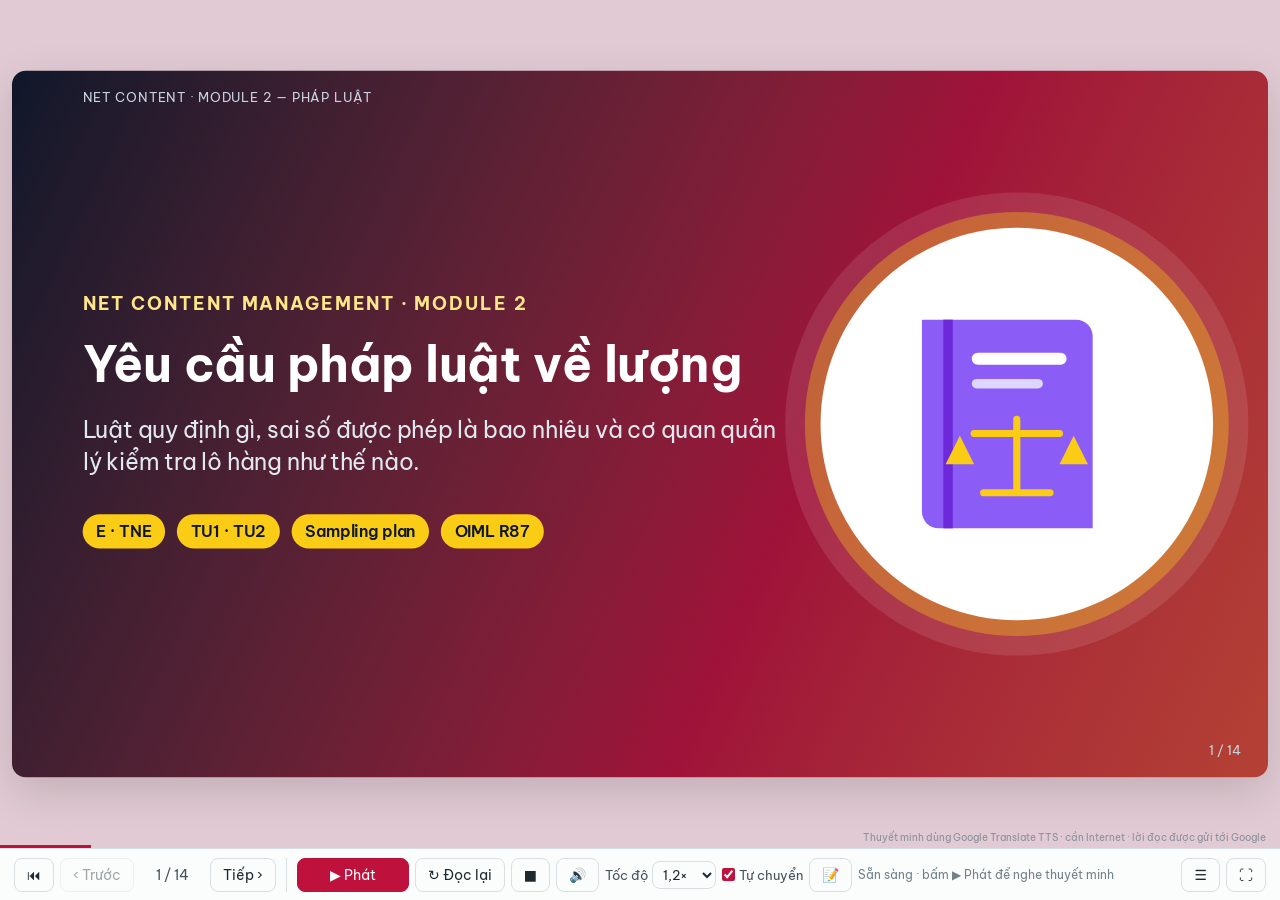
<file: slides/02-phap-luat.html>
<!doctype html>
<html lang="vi">
<head>
<meta charset="utf-8">
<meta name="viewport" content="width=device-width, initial-scale=1">
<meta name="referrer" content="no-referrer">
<title>Net Content 2 · Yêu cầu pháp luật &amp; lấy mẫu</title>
<link rel="icon" type="image/png" sizes="32x32" href="../icons/favicon-32.png">
<link rel="icon" type="image/png" sizes="48x48" href="../icons/favicon-48.png">
<link rel="apple-touch-icon" href="../icons/apple-touch-icon.png">
<link rel="manifest" href="../manifest.webmanifest">
<meta name="theme-color" content="#312e81">
<link rel="preconnect" href="https://fonts.googleapis.com">
<link rel="preconnect" href="https://fonts.gstatic.com" crossorigin>
<link href="https://fonts.googleapis.com/css2?family=Be+Vietnam+Pro:ital,wght@0,400;0,600;0,700;0,800;1,400&display=swap" rel="stylesheet">
<link rel="stylesheet" href="deck.css">
</head>
<body class="m2" data-module="Net Content · Module 2 — Pháp luật">
<div class="deck">

<section class="slide title">
  <div class="hero-art"><img src="art/law.svg" alt=""></div><div class="eyebrow">Net Content Management · Module 2</div>
  <h1>Yêu cầu pháp luật về lượng</h1>
  <div class="sub">Luật quy định gì, sai số được phép là bao nhiêu và cơ quan quản lý kiểm tra lô hàng như thế nào.</div>
  <div class="meta"><span class="chip">E · TNE</span><span class="chip">TU1 · TU2</span><span class="chip">Sampling plan</span><span class="chip">OIML R87</span></div>
</section>

<section class="slide">
  <h2>Quy định về lượng nói gì?</h2>
  <div class="body side"><div class="side-text"><ul><li>Điều chỉnh hoạt động thương mại trong một quốc gia hoặc một nhóm quốc gia.</li><li>Quy định <b>lượng công bố</b>: cách ghi, và đôi khi là dãy lượng chuẩn cho một số mặt hàng.</li><li>Quy định <b>dung sai</b>: nhóm yêu cầu mà lượng trong bao gói phải đạt.</li><li>Quy định <b>thiết bị đo</b>: yêu cầu về độ chính xác của cân.</li><li>Quy định <b>cách kiểm tra</b>: kế hoạch lấy mẫu, xử lý bì.</li></ul><div class="callout ">Mỗi bộ luật là <b>tập hợp nhiều yêu cầu</b>. Muốn tuân thủ phải đạt <b>tất cả</b> cùng lúc.</div></div><div class="side-art"><img src="art/law.svg" alt=""></div>
  </div>
</section>

<section class="slide has-art"><img class="corner-art" src="art/law.svg" alt="">
  <h2>Bốn dạng yêu cầu chung</h2>
  <div class="body">
<div class="cards" style="--n:2"><div class="card "><h3>1 · Trung bình lô</h3><p>Trung bình của lô không nhỏ hơn E. Có nơi cho phép <b>hiệu chỉnh mẫu</b> (<i>sampling allowance</i>), có nơi không.</p></div><div class="card "><h3>2 · Tỷ lệ tối đa dưới giới hạn</h3><p>Chỉ một tỷ lệ nhỏ đơn vị được nằm dưới TU<sub>1</sub> (tỷ lệ PT<sub>1</sub>).</p></div><div class="card bad"><h3>3 · Không đơn vị nào dưới giới hạn tuyệt đối</h3><p>Không đơn vị nào dưới TU<sub>2</sub>, hoặc dưới TU<sub>1</sub> ở một số nước.</p></div><div class="card warn"><h3>4 · Tỷ lệ tối thiểu trên E</h3><p>Ví dụ tối thiểu 55% đơn vị đạt trên E.</p></div></div><div class="callout ">Một số luật còn có <b>giới hạn trên</b>: tỷ lệ tối đa trên TO1, để tránh gian lận về độ đầy hoặc liều dùng.</div>
  </div>
</section>

<section class="slide has-art"><img class="corner-art" src="art/law.svg" alt="">
  <h2>Ví dụ khung EU: nguyên tắc ba yêu cầu</h2>
  <div class="body">
<div class="flow" style="--n:3"><div><b>Trung bình</b>Lượng thực tế trung bình không nhỏ hơn lượng danh nghĩa.</div><div><b>Tỷ lệ dưới TU<sub>1</sub></b>Tỷ lệ đơn vị có sai số âm lớn hơn TNE phải đủ nhỏ để qua phép kiểm tra lô.</div><div><b>Không dưới TU<sub>2</sub></b>Không đơn vị nào có sai số âm lớn hơn 2 lần TNE.</div></div><div class="callout ">Nguồn công khai: Chỉ thị 76/211/EEC. Nhiều nước tham chiếu cách tiếp cận tương tự thông qua khuyến nghị quốc tế OIML R 87.</div>
  </div>
</section>

<section class="slide">
  <h2>Mỗi yêu cầu bảo vệ người tiêu dùng khác nhau</h2>
  <div class="body">
<div class="cols w6040"><div><svg class="chart" viewBox="0 0 620 300" role="img" aria-label="Phân bố lô với E, TU1 và TU2"><path d="M24.0 256.0 L24.0 255.9 L25.2 255.9 L26.4 255.9 L27.6 255.9 L28.8 255.9 L30.0 255.9 L31.1 255.9 L32.3 255.9 L33.5 255.9 L34.7 255.9 L35.9 255.9 L37.1 255.9 L38.3 255.9 L39.5 255.8 L40.7 255.8 L41.9 255.8 L43.1 255.8 L44.3 255.8 L45.5 255.8 L46.6 255.8 L47.8 255.8 L49.0 255.8 L50.2 255.7 L51.4 255.7 L52.6 255.7 L53.8 255.7 L55.0 255.7 L56.2 255.6 L57.4 255.6 L58.6 255.6 L59.8 255.6 L60.9 255.6 L62.1 255.5 L63.3 255.5 L64.5 255.5 L65.7 255.4 L66.9 255.4 L68.1 255.4 L69.3 255.3 L70.5 255.3 L71.7 255.3 L72.9 255.2 L74.0 255.2 L75.2 255.1 L76.4 255.1 L77.6 255.0 L78.8 255.0 L80.0 254.9 L81.2 254.8 L82.4 254.8 L83.6 254.7 L84.8 254.6 L86.0 254.6 L87.2 254.5 L88.4 254.4 L89.5 254.3 L90.7 254.2 L91.9 254.1 L93.1 254.1 L94.3 254.0 L95.5 253.8 L95.5 256.0 Z" style="stroke:var(--bad);stroke-width:0;fill:var(--bad);fill-opacity:0.45"/><path d="M95.5 256.0 L95.5 253.8 L97.3 253.7 L99.1 253.5 L100.9 253.3 L102.6 253.1 L104.4 252.9 L106.2 252.7 L108.0 252.4 L109.8 252.2 L111.6 251.9 L113.4 251.6 L115.2 251.3 L117.0 250.9 L118.7 250.6 L120.5 250.2 L122.3 249.8 L124.1 249.4 L125.9 249.0 L127.7 248.5 L129.5 248.0 L131.2 247.5 L133.0 246.9 L134.8 246.4 L136.6 245.7 L138.4 245.1 L140.2 244.4 L142.0 243.7 L143.8 243.0 L145.5 242.2 L147.3 241.4 L149.1 240.6 L150.9 239.7 L152.7 238.7 L154.5 237.8 L156.3 236.8 L158.1 235.7 L159.9 234.6 L161.6 233.5 L163.4 232.3 L165.2 231.0 L167.0 229.7 L168.8 228.4 L170.6 227.0 L172.4 225.6 L174.1 224.1 L175.9 222.6 L177.7 221.0 L179.5 219.3 L181.3 217.6 L183.1 215.9 L184.9 214.0 L186.7 212.2 L188.5 210.3 L190.2 208.3 L192.0 206.3 L193.8 204.2 L195.6 202.1 L197.4 199.9 L199.2 197.6 L201.0 195.4 L202.8 193.0 L202.8 256.0 Z" style="stroke:var(--warn);stroke-width:0;fill:var(--warn);fill-opacity:0.45"/><path d="M24.0 255.9 L26.9 255.9 L29.7 255.9 L32.6 255.9 L35.4 255.9 L38.3 255.9 L41.2 255.8 L44.0 255.8 L46.9 255.8 L49.7 255.7 L52.6 255.7 L55.5 255.7 L58.3 255.6 L61.2 255.5 L64.0 255.5 L66.9 255.4 L69.8 255.3 L72.6 255.2 L75.5 255.1 L78.3 255.0 L81.2 254.8 L84.1 254.7 L86.9 254.5 L89.8 254.3 L92.6 254.1 L95.5 253.8 L98.4 253.6 L101.2 253.3 L104.1 252.9 L106.9 252.6 L109.8 252.2 L112.7 251.7 L115.5 251.2 L118.4 250.7 L121.2 250.1 L124.1 249.4 L127.0 248.7 L129.8 247.9 L132.7 247.0 L135.5 246.1 L138.4 245.1 L141.3 244.0 L144.1 242.8 L147.0 241.6 L149.8 240.2 L152.7 238.7 L155.6 237.2 L158.4 235.5 L161.3 233.7 L164.1 231.8 L167.0 229.7 L169.9 227.6 L172.7 225.3 L175.6 222.9 L178.4 220.3 L181.3 217.6 L184.2 214.8 L187.0 211.8 L189.9 208.7 L192.7 205.4 L195.6 202.1 L198.5 198.5 L201.3 194.9 L204.2 191.1 L207.0 187.2 L209.9 183.2 L212.8 179.1 L215.6 174.8 L218.5 170.5 L221.3 166.1 L224.2 161.6 L227.1 157.0 L229.9 152.4 L232.8 147.7 L235.6 143.0 L238.5 138.3 L241.4 133.6 L244.2 128.9 L247.1 124.3 L249.9 119.7 L252.8 115.1 L255.7 110.7 L258.5 106.3 L261.4 102.0 L264.2 97.9 L267.1 94.0 L270.0 90.2 L272.8 86.5 L275.7 83.1 L278.5 79.9 L281.4 76.9 L284.3 74.2 L287.1 71.7 L290.0 69.5 L292.8 67.5 L295.7 65.8 L298.6 64.5 L301.4 63.4 L304.3 62.6 L307.1 62.2 L310.0 62.0 L312.9 62.2 L315.7 62.6 L318.6 63.4 L321.4 64.5 L324.3 65.8 L327.2 67.5 L330.0 69.5 L332.9 71.7 L335.7 74.2 L338.6 76.9 L341.5 79.9 L344.3 83.1 L347.2 86.5 L350.0 90.2 L352.9 94.0 L355.8 97.9 L358.6 102.0 L361.5 106.3 L364.3 110.7 L367.2 115.1 L370.1 119.7 L372.9 124.3 L375.8 128.9 L378.6 133.6 L381.5 138.3 L384.4 143.0 L387.2 147.7 L390.1 152.4 L392.9 157.0 L395.8 161.6 L398.7 166.1 L401.5 170.5 L404.4 174.8 L407.2 179.1 L410.1 183.2 L413.0 187.2 L415.8 191.1 L418.7 194.9 L421.5 198.5 L424.4 202.1 L427.3 205.4 L430.1 208.7 L433.0 211.8 L435.8 214.8 L438.7 217.6 L441.6 220.3 L444.4 222.9 L447.3 225.3 L450.1 227.6 L453.0 229.7 L455.9 231.8 L458.7 233.7 L461.6 235.5 L464.4 237.2 L467.3 238.7 L470.2 240.2 L473.0 241.6 L475.9 242.8 L478.7 244.0 L481.6 245.1 L484.5 246.1 L487.3 247.0 L490.2 247.9 L493.0 248.7 L495.9 249.4 L498.8 250.1 L501.6 250.7 L504.5 251.2 L507.3 251.7 L510.2 252.2 L513.1 252.6 L515.9 252.9 L518.8 253.3 L521.6 253.6 L524.5 253.8 L527.4 254.1 L530.2 254.3 L533.1 254.5 L535.9 254.7 L538.8 254.8 L541.7 255.0 L544.5 255.1 L547.4 255.2 L550.2 255.3 L553.1 255.4 L556.0 255.5 L558.8 255.5 L561.7 255.6 L564.5 255.7 L567.4 255.7 L570.3 255.7 L573.1 255.8 L576.0 255.8 L578.8 255.8 L581.7 255.9 L584.6 255.9 L587.4 255.9 L590.3 255.9 L593.1 255.9 L596.0 255.9" style="stroke:var(--brand);stroke-width:3;fill:none;fill-opacity:1"/><text x="320.0" y="56.0" text-anchor="start" style="fill:var(--brand);font-size:14px;font-weight:700">Lô</text><line x1="24.0" y1="256.0" x2="596.0" y2="256.0" style="stroke:var(--ink-2);stroke-width:2"/><line x1="310.0" y1="26.0" x2="310.0" y2="256.0" style="stroke:var(--ink);stroke-width:2" stroke-dasharray="6 4"/><text x="310.0" y="22.0" text-anchor="middle" style="fill:var(--ink);font-size:15px;font-weight:700">E</text><line x1="202.8" y1="26.0" x2="202.8" y2="256.0" style="stroke:var(--warn);stroke-width:2" stroke-dasharray="6 4"/><text x="202.8" y="22.0" text-anchor="middle" style="fill:var(--warn);font-size:15px;font-weight:700">TU1</text><line x1="95.5" y1="26.0" x2="95.5" y2="256.0" style="stroke:var(--bad);stroke-width:2" stroke-dasharray="6 4"/><text x="95.5" y="22.0" text-anchor="middle" style="fill:var(--bad);font-size:15px;font-weight:700">TU2</text></svg></div><div><ul><li><b>Trung bình:</b> tính trung bình, người mua nhận đủ E.</li><li><b>Dưới TU<sub>1</sub>:</b> không để họ thường xuyên nhận gói thiếu.</li><li><b>Dưới TU<sub>2</sub>:</b> không ai nhận gói thiếu quá nhiều.</li></ul></div></div>
  </div>
</section>

<section class="slide has-art"><img class="corner-art" src="art/warning.svg" alt="">
  <h2>Tính dung sai: TNE, TU<sub>1</sub>, TU<sub>2</sub></h2>
  <div class="body">
<div class="cols w6040"><div><table class="tbl "><tr><th>Lượng danh nghĩa (g hoặc ml)</th><th>TNE theo %</th><th>TNE theo g/ml</th></tr><tr><td>5 đến 50</td><td>9%</td><td></td></tr><tr><td>50 đến 100</td><td></td><td>4,5</td></tr><tr><td>100 đến 200</td><td>4,5%</td><td></td></tr><tr><td>200 đến 300</td><td></td><td>9</td></tr><tr><td>300 đến 500</td><td>3%</td><td></td></tr><tr><td>500 đến 1 000</td><td></td><td>15</td></tr><tr><td>1 000 đến 10 000</td><td>1,5%</td><td></td></tr><tr><td>10 000 đến 15 000</td><td></td><td>150</td></tr><tr><td>Trên 15 000</td><td>1%</td><td></td></tr></table></div><div><div class="formula"><span>TU<sub>1</sub> = E − TNE</span><span>TU<sub>2</sub> = E − 2 × TNE</span></div><div class="callout "><b>E = 100 g:</b> TNE = 4,5 g → TU<sub>1</sub> = 95,5 g, TU<sub>2</sub> = 91 g.<br><b>E = 500 g:</b> TNE = 15 g → TU<sub>1</sub> = 485 g, TU<sub>2</sub> = 470 g.</div></div></div><p class="small muted">Bảng theo khung OIML R 87 và 76/211/EEC. Luật từng nước có thể khác ở dải lớn; một số văn bản yêu cầu làm tròn TNE lên 0,1 g.</p>
  </div>
</section>

<section class="slide has-art"><img class="corner-art" src="art/law.svg" alt="">
  <h2>Tên gọi khác nhau, ý nghĩa tương tự</h2>
  <div class="body">
<table class="tbl "><tr><th>Khu vực / nguồn</th><th>Tên gọi</th><th>Ghi chú</th></tr><tr><td>EU, OIML</td><td>Tolerable Negative Error, Tolerable Deficiency</td><td>Có bảng dung sai theo lượng danh nghĩa.</td></tr><tr><td>Mỹ (NIST HB 133)</td><td>Maximum Allowable Variation (MAV)</td><td>Bảng riêng, cách kiểm tra riêng.</td></tr><tr><td>Nhiều nước châu Á, Mỹ Latinh</td><td>Thường tham chiếu OIML R 87</td><td>Cần đọc đúng văn bản quốc gia.</td></tr><tr><td>Việt Nam</td><td>Quy định đo lường với lượng của hàng đóng gói sẵn</td><td>Kiểm tra văn bản còn hiệu lực trước khi áp dụng.</td></tr></table><div class="callout ">Khi không có luật riêng: tham chiếu thực hành của cơ quan quản lý địa phương, rồi đến khung luật khu vực hoặc OIML R 87. Với tỷ lệ giữa TU<sub>1</sub> và TU<sub>2</sub> chưa được quy định, OIML R 87 dùng tối đa 2,5%.</div>
  </div>
</section>

<section class="slide has-art"><img class="corner-art" src="art/calc.svg" alt="">
  <h2>Bài tập: tính dung sai</h2>
  <div class="body">
<div class="cols "><div><div class="card"><h3>Đề bài</h3><p>1. Sốt 30 g: TNE, TU<sub>1</sub>, TU<sub>2</sub>?</p><p>2. Thanh sô-cô-la 42 g và 65 g: TU<sub>1</sub>, TU<sub>2</sub>?</p></div></div><div><table class="tbl "><tr><th>E</th><th>TNE</th><th>TU<sub>1</sub></th><th>TU<sub>2</sub></th></tr><tr><td>30 g</td><td>9% = 2,7 g</td><td>27,3 g</td><td>24,6 g</td></tr><tr><td>42 g</td><td>9% = 3,78 g</td><td>38,22 g</td><td>34,44 g</td></tr><tr><td>65 g</td><td>4,5 g</td><td>60,5 g</td><td>56 g</td></tr></table></div></div><div class="callout ">Mẹo: dải 5 đến 50 g tính theo %, dải 50 đến 100 g dùng số gam cố định. Nếu luật yêu cầu làm tròn thì áp dụng trước khi tính TU.</div>
  </div>
</section>

<section class="slide has-art"><img class="corner-art" src="art/stamp.svg" alt="">
  <h2>Cơ quan quản lý kiểm tra lô như thế nào?</h2>
  <div class="body">
<div class="cols "><div><h3>Một bước</h3><ul><li>Lấy ngẫu nhiên n<sub>1</sub> đơn vị.</li><li>Đếm đơn vị lỗi (dưới TU<sub>1</sub>).</li><li>Lỗi ≤ a<sub>1</sub>: chấp nhận. Lớn hơn: bác lô.</li></ul><p class="small muted">Ví dụ “không quá 5 trên 50 đơn vị”: n<sub>1</sub> = 50, a<sub>1</sub> = 5.</p></div><div><h3>Hai bước</h3><ul><li>Lấy mẫu n<sub>1</sub>. Lỗi ≤ a<sub>1</sub>: chấp nhận. Lỗi ≥ r<sub>1</sub>: bác lô.</li><li>Ở giữa: lấy thêm n<sub>2</sub>.</li><li>Tổng lỗi ≤ a<sub>2</sub>: chấp nhận. Lớn hơn: bác lô.</li></ul></div></div>
  </div>
</section>

<section class="slide has-art"><img class="corner-art" src="art/law.svg" alt="">
  <h2>Kế hoạch hai bước kiểu EU (kiểm tra không phá huỷ)</h2>
  <div class="body">
<table class="tbl "><tr><th>Cỡ lô</th><th>Bước</th><th>Cỡ mẫu</th><th>Tích luỹ</th><th>Chấp nhận</th><th>Bác</th></tr><tr><td>100 đến 500</td><td>1</td><td>30</td><td>30</td><td>1</td><td>3</td></tr><tr><td></td><td>2</td><td>30</td><td>60</td><td>4</td><td>5</td></tr><tr><td>501 đến 3 200</td><td>1</td><td>50</td><td>50</td><td>2</td><td>5</td></tr><tr><td></td><td>2</td><td>50</td><td>100</td><td>6</td><td>7</td></tr><tr><td>Từ 3 201</td><td>1</td><td>80</td><td>80</td><td>3</td><td>7</td></tr><tr><td></td><td>2</td><td>80</td><td>160</td><td>8</td><td>9</td></tr></table><div class="callout ">Ví dụ lô trên 3 200 đơn vị: mẫu 80 có từ 4 đến 6 đơn vị dưới TU<sub>1</sub> thì lấy thêm 80. Tổng từ 9 đơn vị trở lên thì lô bị bác.</div>
  </div>
</section>

<section class="slide">
  <h2>Rủi ro của nhà sản xuất</h2>
  <div class="body side"><div class="side-text"><ul><li><b>Rủi ro nhà sản xuất:</b> xác suất một lô thực ra đạt nhưng vẫn bị bác khi thanh tra.</li><li>Thực hành khuyến nghị: cố định ở <b>1%</b>, tức xác suất qua kiểm tra ít nhất 99%.</li><li>Nếu luật địa phương chặt hơn thì áp dụng luật địa phương.</li></ul><div class="formula"><span>Xác suất chấp nhận (một bước)</span><em>=</em><span>BINOM.DIST(a; n; p; TRUE)</span></div><p class="small muted">p là tỷ lệ đơn vị dưới giới hạn. Từ rủi ro 1% suy ngược ra p lớn nhất được phép, từ đó ra hệ số u dùng để tính mục tiêu.</p></div><div class="side-art"><img src="art/law.svg" alt=""></div>
  </div>
</section>

<section class="slide has-art"><img class="corner-art" src="art/law.svg" alt="">
  <h2>Hiệu chỉnh mẫu (<span class="en">sampling allowance</span>)</h2>
  <div class="body">
<div class="cols "><div><p>Một số luật cho phép xét đến sai số lấy mẫu: trung bình mẫu cộng thêm một khoảng hiệu chỉnh trước khi so với E.</p><div class="formula"><span>M<sub>0</sub> + k(n) × S<sub>p</sub> ≥ E</span></div><p class="small">k(n) = T.INV(0,975; n) / √n</p></div><div><div class="card"><h3>Ví dụ</h3><p>E = 100 g, M<sub>0</sub> = 99,8 g, S<sub>p</sub> = 1,2 g, n = 80 → k = 0,223.</p><p>99,8 + 0,223 × 1,2 = 100,07 g ≥ E.</p><p><b>Có hiệu chỉnh:</b> đạt. <b>Không hiệu chỉnh:</b> không đạt vì 99,8 &lt; 100.</p></div></div></div>
  </div>
</section>

<section class="slide has-art"><img class="corner-art" src="art/law.svg" alt="">
  <h2>Điều kiện đặc biệt phải ghi nhận</h2>
  <div class="body">
<table class="tbl "><tr><th>Tình huống</th><th>Cần xác định</th></tr><tr><td>Bao gói nhóm</td><td>Có ghi lượng trên cả nhóm và đơn vị con không? Số đơn vị?</td></tr><tr><td>Sản phẩm bị khô, hút ẩm</td><td>Luật có yêu cầu tính ảnh hưởng độ ẩm hay khối lượng khô không?</td></tr><tr><td>Hút chân không</td><td>Cân trong không khí hay chân không; không có luật thì tham chiếu OIML R 87.</td></tr><tr><td>Hải sản đông lạnh mạ băng</td><td>Kiểm soát khối lượng sau khi đã trừ lớp băng.</td></tr><tr><td>Khoảng trống bao gói</td><td>Một số nước có yêu cầu riêng về độ đầy.</td></tr></table><div class="callout ">Lượng công bố E và các yêu cầu pháp luật khác cần được <b>ghi trong đặc tính sản phẩm</b> để dây chuyền không phải đoán.</div>
  </div>
</section>

<section class="slide">
  <h2>Tóm tắt Module 2</h2>
  <div class="body side"><div class="side-text"><ul><li>Luật gồm nhiều yêu cầu; phải đạt toàn bộ.</li><li>TU<sub>1</sub> = E − TNE; TU<sub>2</sub> = E − 2×TNE; TNE tra từ bảng.</li><li>Kiểm tra lô dùng kế hoạch một hoặc hai bước.</li><li>Rủi ro nhà sản xuất khuyến nghị 1%.</li><li>Luôn đọc văn bản hiện hành của <b>nước bán</b>; bảng trong khoá học chỉ để học.</li></ul></div><div class="side-art"><img src="art/stamp.svg" alt=""></div>
  </div>
</section>

</div>
<script src="deck.js"></script>
</body>
</html>
</file>
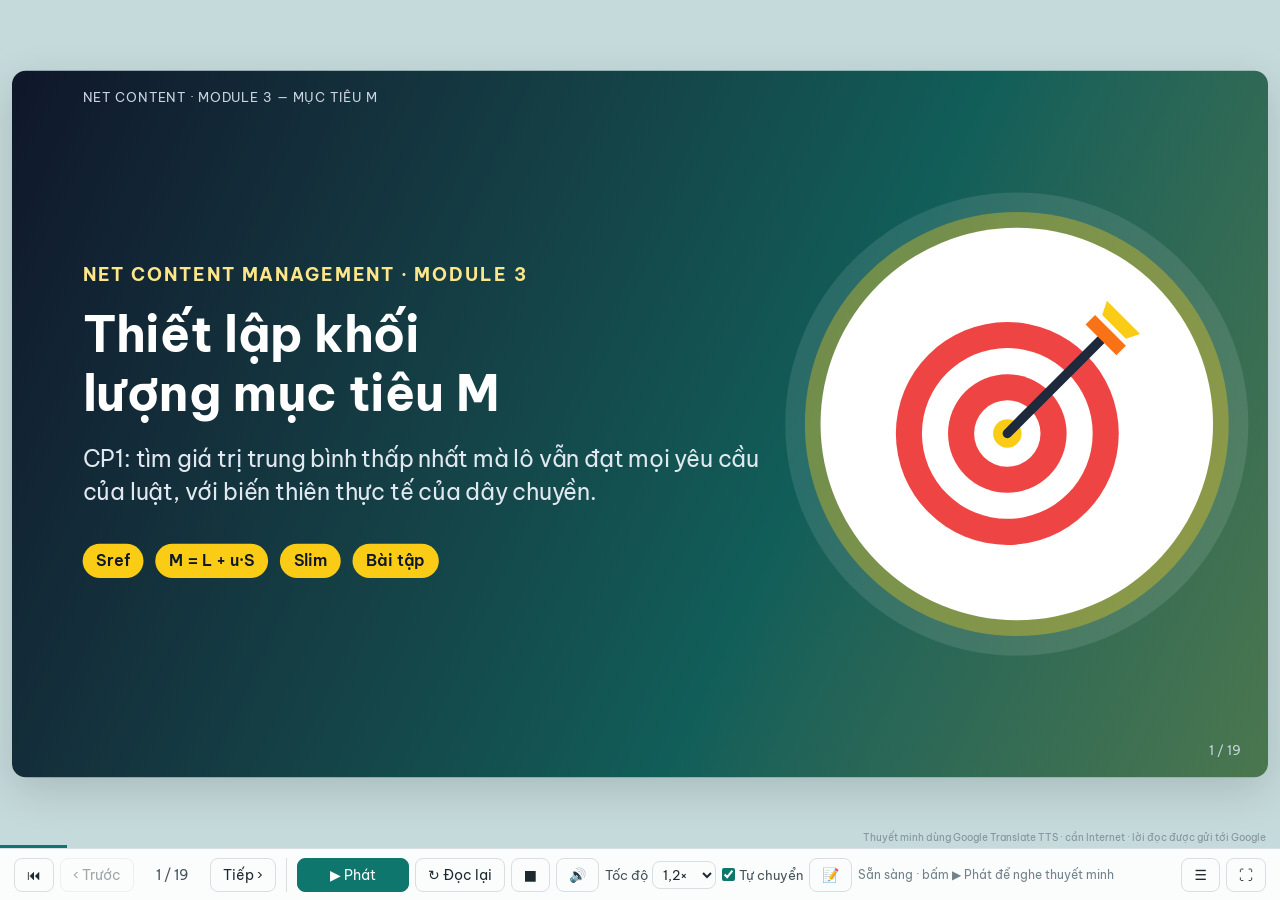
<file: slides/03-khoi-luong-muc-tieu.html>
<!doctype html>
<html lang="vi">
<head>
<meta charset="utf-8">
<meta name="viewport" content="width=device-width, initial-scale=1">
<meta name="referrer" content="no-referrer">
<title>Net Content 3 · Thiết lập khối lượng mục tiêu</title>
<link rel="icon" type="image/png" sizes="32x32" href="../icons/favicon-32.png">
<link rel="icon" type="image/png" sizes="48x48" href="../icons/favicon-48.png">
<link rel="apple-touch-icon" href="../icons/apple-touch-icon.png">
<link rel="manifest" href="../manifest.webmanifest">
<meta name="theme-color" content="#312e81">
<link rel="preconnect" href="https://fonts.googleapis.com">
<link rel="preconnect" href="https://fonts.gstatic.com" crossorigin>
<link href="https://fonts.googleapis.com/css2?family=Be+Vietnam+Pro:ital,wght@0,400;0,600;0,700;0,800;1,400&display=swap" rel="stylesheet">
<link rel="stylesheet" href="deck.css">
</head>
<body class="m3" data-module="Net Content · Module 3 — Mục tiêu M">
<div class="deck">

<section class="slide title">
  <div class="hero-art"><img src="art/target.svg" alt=""></div><div class="eyebrow">Net Content Management · Module 3</div>
  <h1>Thiết lập khối lượng mục tiêu M</h1>
  <div class="sub">CP1: tìm giá trị trung bình thấp nhất mà lô vẫn đạt mọi yêu cầu của luật, với biến thiên thực tế của dây chuyền.</div>
  <div class="meta"><span class="chip">Sref</span><span class="chip">M = L + u·S</span><span class="chip">Slim</span><span class="chip">Bài tập</span></div>
</section>

<section class="slide">
  <h2>Vì sao cần mục tiêu?</h2>
  <div class="body">
<div class="cols "><div><svg class="chart" viewBox="0 0 500 250" role="img" aria-label="Mục tiêu bằng E, biến thiên lớn"><path d="M24.0 206.0 L24.0 205.7 L26.4 205.7 L28.7 205.6 L31.1 205.6 L33.4 205.5 L35.8 205.5 L38.1 205.4 L40.5 205.3 L42.8 205.2 L45.2 205.1 L47.5 205.0 L49.9 204.9 L52.2 204.8 L54.6 204.6 L57.0 204.5 L59.3 204.3 L61.7 204.1 L64.0 203.9 L66.4 203.6 L68.7 203.4 L71.1 203.1 L73.4 202.8 L75.8 202.4 L78.1 202.1 L80.5 201.7 L82.9 201.2 L85.2 200.7 L87.6 200.2 L89.9 199.7 L92.3 199.1 L94.6 198.4 L97.0 197.7 L99.3 197.0 L101.7 196.1 L104.0 195.3 L106.4 194.4 L108.8 193.4 L111.1 192.3 L113.5 191.2 L115.8 190.0 L118.2 188.7 L120.5 187.4 L122.9 185.9 L125.2 184.4 L127.6 182.8 L129.9 181.2 L132.3 179.4 L134.6 177.6 L137.0 175.7 L139.4 173.6 L141.7 171.5 L144.1 169.4 L146.4 167.1 L148.8 164.7 L151.1 162.3 L153.5 159.8 L155.8 157.2 L158.2 154.5 L160.5 151.7 L162.9 148.9 L165.2 146.0 L165.2 206.0 Z" style="stroke:var(--bad);stroke-width:0;fill:var(--bad);fill-opacity:0.45"/><path d="M24.0 205.7 L26.3 205.7 L28.5 205.6 L30.8 205.6 L33.0 205.5 L35.3 205.5 L37.6 205.4 L39.8 205.3 L42.1 205.3 L44.3 205.2 L46.6 205.1 L48.9 205.0 L51.1 204.8 L53.4 204.7 L55.6 204.6 L57.9 204.4 L60.2 204.2 L62.4 204.0 L64.7 203.8 L66.9 203.6 L69.2 203.3 L71.5 203.0 L73.7 202.7 L76.0 202.4 L78.2 202.1 L80.5 201.7 L82.8 201.2 L85.0 200.8 L87.3 200.3 L89.5 199.8 L91.8 199.2 L94.1 198.6 L96.3 197.9 L98.6 197.2 L100.8 196.4 L103.1 195.6 L105.4 194.8 L107.6 193.8 L109.9 192.9 L112.1 191.8 L114.4 190.7 L116.7 189.5 L118.9 188.3 L121.2 187.0 L123.4 185.6 L125.7 184.1 L128.0 182.6 L130.2 181.0 L132.5 179.3 L134.7 177.5 L137.0 175.7 L139.3 173.7 L141.5 171.7 L143.8 169.6 L146.0 167.5 L148.3 165.2 L150.6 162.9 L152.8 160.5 L155.1 158.0 L157.3 155.5 L159.6 152.8 L161.9 150.2 L164.1 147.4 L166.4 144.6 L168.6 141.8 L170.9 138.9 L173.2 135.9 L175.4 132.9 L177.7 129.9 L179.9 126.9 L182.2 123.8 L184.5 120.7 L186.7 117.6 L189.0 114.6 L191.2 111.5 L193.5 108.4 L195.8 105.4 L198.0 102.4 L200.3 99.5 L202.5 96.6 L204.8 93.8 L207.1 91.0 L209.3 88.3 L211.6 85.7 L213.8 83.2 L216.1 80.8 L218.4 78.5 L220.6 76.4 L222.9 74.4 L225.1 72.5 L227.4 70.7 L229.7 69.1 L231.9 67.6 L234.2 66.3 L236.4 65.2 L238.7 64.2 L241.0 63.4 L243.2 62.8 L245.5 62.4 L247.7 62.1 L250.0 62.0 L252.3 62.1 L254.5 62.4 L256.8 62.8 L259.0 63.4 L261.3 64.2 L263.6 65.2 L265.8 66.3 L268.1 67.6 L270.3 69.1 L272.6 70.7 L274.9 72.5 L277.1 74.4 L279.4 76.4 L281.6 78.5 L283.9 80.8 L286.2 83.2 L288.4 85.7 L290.7 88.3 L292.9 91.0 L295.2 93.8 L297.5 96.6 L299.7 99.5 L302.0 102.4 L304.2 105.4 L306.5 108.4 L308.8 111.5 L311.0 114.6 L313.3 117.6 L315.5 120.7 L317.8 123.8 L320.1 126.9 L322.3 129.9 L324.6 132.9 L326.8 135.9 L329.1 138.9 L331.4 141.8 L333.6 144.6 L335.9 147.4 L338.1 150.2 L340.4 152.8 L342.7 155.5 L344.9 158.0 L347.2 160.5 L349.4 162.9 L351.7 165.2 L354.0 167.5 L356.2 169.6 L358.5 171.7 L360.7 173.7 L363.0 175.7 L365.3 177.5 L367.5 179.3 L369.8 181.0 L372.0 182.6 L374.3 184.1 L376.6 185.6 L378.8 187.0 L381.1 188.3 L383.3 189.5 L385.6 190.7 L387.9 191.8 L390.1 192.9 L392.4 193.8 L394.6 194.8 L396.9 195.6 L399.2 196.4 L401.4 197.2 L403.7 197.9 L405.9 198.6 L408.2 199.2 L410.5 199.8 L412.7 200.3 L415.0 200.8 L417.2 201.2 L419.5 201.7 L421.8 202.1 L424.0 202.4 L426.3 202.7 L428.5 203.0 L430.8 203.3 L433.1 203.6 L435.3 203.8 L437.6 204.0 L439.8 204.2 L442.1 204.4 L444.4 204.6 L446.6 204.7 L448.9 204.8 L451.1 205.0 L453.4 205.1 L455.7 205.2 L457.9 205.3 L460.2 205.3 L462.4 205.4 L464.7 205.5 L467.0 205.5 L469.2 205.6 L471.5 205.6 L473.7 205.7 L476.0 205.7" style="stroke:var(--bad);stroke-width:3;fill:none;fill-opacity:1"/><text x="260.0" y="56.0" text-anchor="start" style="fill:var(--bad);font-size:14px;font-weight:700">M = E</text><line x1="24.0" y1="206.0" x2="476.0" y2="206.0" style="stroke:var(--ink-2);stroke-width:2"/><line x1="165.2" y1="26.0" x2="165.2" y2="206.0" style="stroke:var(--warn);stroke-width:2" stroke-dasharray="6 4"/><text x="165.2" y="22.0" text-anchor="middle" style="fill:var(--warn);font-size:15px;font-weight:700">TU1</text><text x="250.0" y="228.0" text-anchor="middle" style="fill:var(--ink-2);font-size:14px;font-weight:400">Quá nhiều đơn vị dưới TU1</text></svg></div><div><svg class="chart" viewBox="0 0 500 250" role="img" aria-label="Mục tiêu cao hơn E"><path d="M24.0 206.0 L24.0 206.0 L26.0 206.0 L28.0 206.0 L30.1 206.0 L32.1 206.0 L34.1 206.0 L36.1 206.0 L38.1 206.0 L40.1 206.0 L42.2 206.0 L44.2 206.0 L46.2 206.0 L48.2 205.9 L50.2 205.9 L52.2 205.9 L54.3 205.9 L56.3 205.9 L58.3 205.9 L60.3 205.9 L62.3 205.9 L64.4 205.8 L66.4 205.8 L68.4 205.8 L70.4 205.8 L72.4 205.7 L74.4 205.7 L76.5 205.6 L78.5 205.6 L80.5 205.5 L82.5 205.5 L84.5 205.4 L86.6 205.3 L88.6 205.2 L90.6 205.1 L92.6 205.0 L94.6 204.9 L96.6 204.8 L98.7 204.6 L100.7 204.5 L102.7 204.3 L104.7 204.1 L106.7 203.9 L108.8 203.6 L110.8 203.4 L112.8 203.1 L114.8 202.8 L116.8 202.4 L118.8 202.1 L120.9 201.7 L122.9 201.2 L124.9 200.7 L126.9 200.2 L128.9 199.7 L130.9 199.1 L133.0 198.4 L135.0 197.7 L137.0 197.0 L139.0 196.1 L141.0 195.3 L143.1 194.4 L145.1 193.4 L145.1 206.0 Z" style="stroke:var(--bad);stroke-width:0;fill:var(--bad);fill-opacity:0.45"/><path d="M24.0 206.0 L26.3 206.0 L28.5 206.0 L30.8 206.0 L33.0 206.0 L35.3 206.0 L37.6 206.0 L39.8 206.0 L42.1 206.0 L44.3 206.0 L46.6 206.0 L48.9 205.9 L51.1 205.9 L53.4 205.9 L55.6 205.9 L57.9 205.9 L60.2 205.9 L62.4 205.9 L64.7 205.8 L66.9 205.8 L69.2 205.8 L71.5 205.7 L73.7 205.7 L76.0 205.6 L78.2 205.6 L80.5 205.5 L82.8 205.5 L85.0 205.4 L87.3 205.3 L89.5 205.2 L91.8 205.1 L94.1 204.9 L96.3 204.8 L98.6 204.6 L100.8 204.5 L103.1 204.3 L105.4 204.0 L107.6 203.8 L109.9 203.5 L112.1 203.2 L114.4 202.8 L116.7 202.5 L118.9 202.1 L121.2 201.6 L123.4 201.1 L125.7 200.5 L128.0 199.9 L130.2 199.3 L132.5 198.6 L134.7 197.8 L137.0 197.0 L139.3 196.0 L141.5 195.1 L143.8 194.0 L146.0 192.9 L148.3 191.6 L150.6 190.3 L152.8 188.9 L155.1 187.4 L157.3 185.8 L159.6 184.1 L161.9 182.3 L164.1 180.4 L166.4 178.4 L168.6 176.3 L170.9 174.0 L173.2 171.7 L175.4 169.3 L177.7 166.7 L179.9 164.1 L182.2 161.3 L184.5 158.4 L186.7 155.5 L189.0 152.4 L191.2 149.3 L193.5 146.0 L195.8 142.7 L198.0 139.3 L200.3 135.9 L202.5 132.4 L204.8 128.9 L207.1 125.3 L209.3 121.7 L211.6 118.1 L213.8 114.6 L216.1 111.0 L218.4 107.4 L220.6 103.9 L222.9 100.5 L225.1 97.1 L227.4 93.8 L229.7 90.5 L231.9 87.4 L234.2 84.5 L236.4 81.6 L238.7 78.9 L241.0 76.4 L243.2 74.0 L245.5 71.9 L247.7 69.9 L250.0 68.1 L252.3 66.5 L254.5 65.2 L256.8 64.1 L259.0 63.2 L261.3 62.6 L263.6 62.2 L265.8 62.0 L268.1 62.1 L270.3 62.4 L272.6 63.0 L274.9 63.8 L277.1 64.9 L279.4 66.1 L281.6 67.6 L283.9 69.3 L286.2 71.3 L288.4 73.4 L290.7 75.7 L292.9 78.2 L295.2 80.8 L297.5 83.6 L299.7 86.6 L302.0 89.6 L304.2 92.8 L306.5 96.1 L308.8 99.5 L311.0 102.9 L313.3 106.4 L315.5 110.0 L317.8 113.5 L320.1 117.1 L322.3 120.7 L324.6 124.3 L326.8 127.9 L329.1 131.4 L331.4 134.9 L333.6 138.4 L335.9 141.8 L338.1 145.1 L340.4 148.3 L342.7 151.5 L344.9 154.6 L347.2 157.6 L349.4 160.5 L351.7 163.3 L354.0 166.0 L356.2 168.5 L358.5 171.0 L360.7 173.4 L363.0 175.7 L365.3 177.8 L367.5 179.8 L369.8 181.8 L372.0 183.6 L374.3 185.3 L376.6 187.0 L378.8 188.5 L381.1 189.9 L383.3 191.3 L385.6 192.5 L387.9 193.7 L390.1 194.8 L392.4 195.8 L394.6 196.7 L396.9 197.6 L399.2 198.4 L401.4 199.1 L403.7 199.8 L405.9 200.4 L408.2 200.9 L410.5 201.5 L412.7 201.9 L415.0 202.4 L417.2 202.7 L419.5 203.1 L421.8 203.4 L424.0 203.7 L426.3 204.0 L428.5 204.2 L430.8 204.4 L433.1 204.6 L435.3 204.8 L437.6 204.9 L439.8 205.0 L442.1 205.2 L444.4 205.3 L446.6 205.4 L448.9 205.4 L451.1 205.5 L453.4 205.6 L455.7 205.6 L457.9 205.7 L460.2 205.7 L462.4 205.8 L464.7 205.8 L467.0 205.8 L469.2 205.8 L471.5 205.9 L473.7 205.9 L476.0 205.9" style="stroke:var(--brand);stroke-width:3;fill:none;fill-opacity:1"/><text x="276.1" y="56.0" text-anchor="start" style="fill:var(--brand);font-size:14px;font-weight:700">M > E</text><line x1="24.0" y1="206.0" x2="476.0" y2="206.0" style="stroke:var(--ink-2);stroke-width:2"/><line x1="145.1" y1="26.0" x2="145.1" y2="206.0" style="stroke:var(--warn);stroke-width:2" stroke-dasharray="6 4"/><text x="145.1" y="22.0" text-anchor="middle" style="fill:var(--warn);font-size:15px;font-weight:700">TU1</text><line x1="217.7" y1="26.0" x2="217.7" y2="206.0" style="stroke:var(--ink);stroke-width:2" stroke-dasharray="6 4"/><text x="217.7" y="22.0" text-anchor="middle" style="fill:var(--ink);font-size:15px;font-weight:700">E</text><text x="266.1" y="228.0" text-anchor="middle" style="fill:var(--ink-2);font-size:14px;font-weight:400">Đạt, nhưng tốn hơn</text></svg></div></div><div class="callout ">Nếu quy trình biến thiên nhiều hơn mức luật cho phép, buộc phải nâng trung bình. Muốn giảm mục tiêu, hãy <b>giảm biến thiên</b>.</div>
  </div>
</section>

<section class="slide has-art"><img class="corner-art" src="art/target.svg" alt="">
  <h2>Quy trình 3 bước</h2>
  <div class="body">
<div class="flow" style="--n:3"><div><b>Xác định E</b>Giá trị trên nhãn. Với thể tích, cách tính tương tự khi đã kiểm soát tỷ trọng.</div><div><b>Xác định S<sub>ref</sub></b>Lấy từ lịch sử S<sub>p</sub> của các lô. Sản phẩm mới: dùng tạm từ phép thử máy.</div><div><b>Chọn luật</b>Theo nước bán, kể cả mọi nước xuất khẩu của cùng sản phẩm.</div></div><div class="formula"><span>M</span><em>=</em><span>Giới hạn L</span><em>+</em><span>u</span><em>×</em><span>S<sub>ref</sub></span></div><div class="callout "><b>u</b> phụ thuộc yêu cầu pháp luật và rủi ro nhà sản xuất. M được xác định cho từng tổ hợp <b>sản phẩm, chuyền, thị trường</b>.</div>
  </div>
</section>

<section class="slide has-art"><img class="corner-art" src="art/bell.svg" alt="">
  <h2>Các lớp biến thiên</h2>
  <div class="body">
<div class="flow" style="--n:4"><div><b>Máy với sản phẩm</b>S<sub>m</sub>: bản chất đầu chiết và tính chất sản phẩm.</div><div><b>Con người & quy trình</b>Thao tác, điều chỉnh, ca kíp.</div><div><b>Hệ thống cân</b>Độ không đảm bảo của phép cân.</div><div><b>Lô thực tế</b>S<sub>p</sub> gộp tất cả các nguồn trên.</div></div><div class="callout "><b>S<sub>ref</sub></b> là mức trần hợp lý của S<sub>p</sub> cho các lô tương lai, tính từ lịch sử. Nó đã có sẵn hệ số an toàn nên không cộng thêm nữa.</div>
  </div>
</section>

<section class="slide has-art"><img class="corner-art" src="art/calc.svg" alt="">
  <h2>Cách tính S<sub>ref</sub></h2>
  <div class="body">
<div class="cols w6040"><div><div class="formula"><span>S<sub>ref</sub> = S<sub>m</sub>̃ × √[ (N − k) / χ²<sub>0,05; N−k</sub> ]</span></div><ul><li><b>S<sub>m</sub>̃:</b> trung vị của ít nhất 10 giá trị S<sub>p</sub>.</li><li><b>N:</b> tổng số đơn vị đã cân (nên từ 300 trở lên).</li><li><b>k:</b> số lô (từ 10 trở lên).</li></ul></div><div><div class="card"><h3>Ý nghĩa</h3><p>Giá trị S<sub>p</sub> của một lô mới có 95% khả năng không vượt S<sub>ref</sub>.</p></div><br><div class="card warn"><h3>Chưa có dữ liệu?</h3><p>Dùng tạm <b>S<sub>ref</sub> = 1,4 × S<sub>m</sub></b>, sau khoảng 10 lô thì tính lại.</p></div></div></div><p class="small muted">Quy trình không ổn định thì phải tìm nguyên nhân trước khi tính; S<sub>ref</sub> chỉ có nghĩa với quy trình tương đối ổn định.</p>
  </div>
</section>

<section class="slide has-art"><img class="corner-art" src="art/calc.svg" alt="">
  <h2>Ví dụ tính S<sub>ref</sub></h2>
  <div class="body">
<table class="tbl "><tr><th>Phương pháp</th><th>k</th><th>N</th><th>Trung vị S<sub>p</sub></th><th>S<sub>ref</sub></th></tr><tr><td>Cân tĩnh, lấy mẫu 50 đơn vị/lô</td><td>11</td><td>550</td><td>0,23 g</td><td><b>0,24 g</b></td></tr><tr><td>Checkweigher, cân 100% đơn vị</td><td>14</td><td>210 057</td><td>10,75 g</td><td><b>10,78 g</b></td></tr></table><ul><li>N càng lớn, hệ số hiệu chỉnh càng tiến về 1.</li><li>Excel: <code>CHISQ.INV(0,05; N−k)</code> trả về χ² dùng trong công thức.</li><li>Một lô có S<sub>p</sub> bất thường cần được điều tra, đừng chỉ loại khỏi tính toán.</li></ul>
  </div>
</section>

<section class="slide has-art"><img class="corner-art" src="art/target.svg" alt="">
  <h2>Mỗi yêu cầu cho một mục tiêu riêng</h2>
  <div class="body">
<table class="tbl "><tr><th>Yêu cầu</th><th>Công thức mục tiêu</th></tr><tr><td>Trung bình, có hiệu chỉnh mẫu</td><td>M = E</td></tr><tr><td>Trung bình, không hiệu chỉnh mẫu</td><td>M = E + u × S<sub>ref</sub> / √n</td></tr><tr><td>Tỷ lệ tối đa dưới TU<sub>1</sub></td><td>M = TU<sub>1</sub> + u(PT<sub>1</sub>) × S<sub>ref</sub></td></tr><tr><td>Không đơn vị dưới giới hạn tuyệt đối</td><td>M = TU<sub>2</sub> + u × S<sub>ref</sub> (hoặc TU<sub>1</sub> tuỳ luật)</td></tr><tr><td>Tỷ lệ tối thiểu trên E</td><td>M = E + u(PE) × S<sub>ref</sub></td></tr><tr><td>Tỷ lệ tối đa trên giới hạn trên (TO1)</td><td>M<sub>trên</sub> = TO1 − u × S<sub>ref</sub></td></tr></table><div class="callout "><b>M cuối cùng = giá trị lớn nhất</b> của các yêu cầu dưới. Sau đó kiểm tra M ≤ M<sub>trên</sub> nếu luật có giới hạn trên.</div>
  </div>
</section>

<section class="slide has-art"><img class="corner-art" src="art/target.svg" alt="">
  <h2>Hệ số u đến từ đâu?</h2>
  <div class="body">
<div class="cols "><div><ul><li>Có tỷ lệ cho phép: Excel <code>NORM.S.INV(1 − p)</code>.</li><li>PT<sub>1</sub> = 2% → u = 2,054.</li><li>PE = 55% → u = 0,126.</li><li>p = 0,01% → u = 3,719.</li><li>Có kế hoạch lấy mẫu: dò p sao cho xác suất chấp nhận đạt 99%, rồi suy ra u.</li></ul></div><div><div class="card"><h3>Hệ số minh hoạ</h3><p>Khung EU, lô trên 3 200 đơn vị, rủi ro 1%:</p><p><b>u ≈ 1,93 đến 2,0</b> cho yêu cầu TU<sub>1</sub> (tuỳ cách gộp hai bước lấy mẫu; ví dụ trong khoá dùng 1,934)</p><p><b>u ≈ 3,66</b> cho yêu cầu TU<sub>2</sub></p></div></div></div><p class="small muted">Hệ số thực tế thay đổi theo luật, cỡ lô và kiểu kiểm tra. Hãy tính lại từ văn bản áp dụng hoặc phần mềm được xác nhận.</p>
  </div>
</section>

<section class="slide has-art"><img class="corner-art" src="art/target.svg" alt="">
  <h2>Ví dụ khung EU: E = 100 g, S = 2 g</h2>
  <div class="body">
<table class="tbl "><tr><th>Yêu cầu</th><th>Tính toán</th><th>M</th></tr><tr><td>Trung bình (có hiệu chỉnh)</td><td>M = E</td><td><b>100,00 g</b></td></tr><tr><td>Tỷ lệ dưới TU<sub>1</sub></td><td>95,5 + 1,934 × 2</td><td>99,37 g</td></tr><tr><td>Không dưới TU<sub>2</sub></td><td>91 + 3,66 × 2</td><td>98,32 g</td></tr></table><div class="callout ">Yêu cầu quyết định là <b>trung bình</b>: không cần rót dư có kế hoạch.</div><table class="tbl "><tr><th>Khi S = 2,6 g</th><th>Tính toán</th><th>M</th></tr><tr><td>Trung bình</td><td>M = E</td><td>100,00 g</td></tr><tr><td>Tỷ lệ dưới TU<sub>1</sub></td><td>95,5 + 1,934 × 2,6</td><td><b>100,53 g</b></td></tr><tr><td>Không dưới TU<sub>2</sub></td><td>91 + 3,66 × 2,6</td><td>100,52 g</td></tr></table>
  </div>
</section>

<section class="slide">
  <h2>Đồ thị giới hạn: mục tiêu theo biến thiên</h2>
  <div class="body">
<div class="cols w6040"><div><svg class="chart" viewBox="0 0 640 350" role="img" aria-label="Đường M theo độ lệch chuẩn"><rect x="62.0" y="16.0" width="558.0" height="284.0" rx="0" style="fill:var(--brand-soft);opacity:0.75"/><path d="M62.0 300.0 L62.0 252.7 L64.8 252.7 L67.6 252.7 L70.4 252.7 L73.2 252.7 L76.0 252.7 L78.7 252.7 L81.5 252.7 L84.3 252.7 L87.1 252.7 L89.9 252.7 L92.7 252.7 L95.5 252.7 L98.3 252.7 L101.1 252.7 L103.8 252.7 L106.6 252.7 L109.4 252.7 L112.2 252.7 L115.0 252.7 L117.8 252.7 L120.6 252.7 L123.4 252.7 L126.2 252.7 L129.0 252.7 L131.8 252.7 L134.5 252.7 L137.3 252.7 L140.1 252.7 L142.9 252.7 L145.7 252.7 L148.5 252.7 L151.3 252.7 L154.1 252.7 L156.9 252.7 L159.7 252.7 L162.4 252.7 L165.2 252.7 L168.0 252.7 L170.8 252.7 L173.6 252.7 L176.4 252.7 L179.2 252.7 L182.0 252.7 L184.8 252.7 L187.5 252.7 L190.3 252.7 L193.1 252.7 L195.9 252.7 L198.7 252.7 L201.5 252.7 L204.3 252.7 L207.1 252.7 L209.9 252.7 L212.7 252.7 L215.4 252.7 L218.2 252.7 L221.0 252.7 L223.8 252.7 L226.6 252.7 L229.4 252.7 L232.2 252.7 L235.0 252.7 L237.8 252.7 L240.6 252.7 L243.3 252.7 L246.1 252.7 L248.9 252.7 L251.7 252.7 L254.5 252.7 L257.3 252.7 L260.1 252.7 L262.9 252.7 L265.7 252.7 L268.5 252.7 L271.2 252.7 L274.0 252.7 L276.8 252.7 L279.6 252.7 L282.4 252.7 L285.2 252.7 L288.0 252.7 L290.8 252.7 L293.6 252.4 L296.4 251.5 L299.2 250.5 L301.9 249.6 L304.7 248.7 L307.5 247.8 L310.3 246.9 L313.1 246.0 L315.9 245.0 L318.7 244.1 L321.5 243.2 L324.3 242.3 L327.1 241.4 L329.8 240.5 L332.6 239.6 L335.4 238.6 L338.2 237.7 L341.0 236.8 L343.8 235.9 L346.6 235.0 L349.4 234.1 L352.2 233.1 L354.9 232.2 L357.7 231.3 L360.5 230.4 L363.3 229.5 L366.1 228.6 L368.9 227.7 L371.7 226.5 L374.5 224.8 L377.3 223.0 L380.1 221.3 L382.8 219.6 L385.6 217.8 L388.4 216.1 L391.2 214.4 L394.0 212.7 L396.8 210.9 L399.6 209.2 L402.4 207.5 L405.2 205.7 L408.0 204.0 L410.8 202.3 L413.5 200.5 L416.3 198.8 L419.1 197.1 L421.9 195.3 L424.7 193.6 L427.5 191.9 L430.3 190.1 L433.1 188.4 L435.9 186.7 L438.7 184.9 L441.4 183.2 L444.2 181.5 L447.0 179.7 L449.8 178.0 L452.6 176.3 L455.4 174.5 L458.2 172.8 L461.0 171.1 L463.8 169.3 L466.6 167.6 L469.3 165.9 L472.1 164.1 L474.9 162.4 L477.7 160.7 L480.5 158.9 L483.3 157.2 L486.1 155.5 L488.9 153.7 L491.7 152.0 L494.4 150.3 L497.2 148.6 L500.0 146.8 L502.8 145.1 L505.6 143.4 L508.4 141.6 L511.2 139.9 L514.0 138.2 L516.8 136.4 L519.6 134.7 L522.3 133.0 L525.1 131.2 L527.9 129.5 L530.7 127.8 L533.5 126.0 L536.3 124.3 L539.1 122.6 L541.9 120.8 L544.7 119.1 L547.5 117.4 L550.2 115.6 L553.0 113.9 L555.8 112.2 L558.6 110.4 L561.4 108.7 L564.2 107.0 L567.0 105.2 L569.8 103.5 L572.6 101.8 L575.4 100.0 L578.1 98.3 L580.9 96.6 L583.7 94.8 L586.5 93.1 L589.3 91.4 L592.1 89.7 L594.9 87.9 L597.7 86.2 L600.5 84.5 L603.3 82.7 L606.1 81.0 L608.8 79.3 L611.6 77.5 L614.4 75.8 L617.2 74.1 L620.0 72.3 L620.0 300.0 Z" style="stroke:var(--bad);stroke-width:0;fill:var(--bad-soft);fill-opacity:1"/><path d="M62.0 252.7 L64.8 252.7 L67.6 252.7 L70.4 252.7 L73.2 252.7 L76.0 252.7 L78.7 252.7 L81.5 252.7 L84.3 252.7 L87.1 252.7 L89.9 252.7 L92.7 252.7 L95.5 252.7 L98.3 252.7 L101.1 252.7 L103.8 252.7 L106.6 252.7 L109.4 252.7 L112.2 252.7 L115.0 252.7 L117.8 252.7 L120.6 252.7 L123.4 252.7 L126.2 252.7 L129.0 252.7 L131.8 252.7 L134.5 252.7 L137.3 252.7 L140.1 252.7 L142.9 252.7 L145.7 252.7 L148.5 252.7 L151.3 252.7 L154.1 252.7 L156.9 252.7 L159.7 252.7 L162.4 252.7 L165.2 252.7 L168.0 252.7 L170.8 252.7 L173.6 252.7 L176.4 252.7 L179.2 252.7 L182.0 252.7 L184.8 252.7 L187.5 252.7 L190.3 252.7 L193.1 252.7 L195.9 252.7 L198.7 252.7 L201.5 252.7 L204.3 252.7 L207.1 252.7 L209.9 252.7 L212.7 252.7 L215.4 252.7 L218.2 252.7 L221.0 252.7 L223.8 252.7 L226.6 252.7 L229.4 252.7 L232.2 252.7 L235.0 252.7 L237.8 252.7 L240.6 252.7 L243.3 252.7 L246.1 252.7 L248.9 252.7 L251.7 252.7 L254.5 252.7 L257.3 252.7 L260.1 252.7 L262.9 252.7 L265.7 252.7 L268.5 252.7 L271.2 252.7 L274.0 252.7 L276.8 252.7 L279.6 252.7 L282.4 252.7 L285.2 252.7 L288.0 252.7 L290.8 252.7 L293.6 252.4 L296.4 251.5 L299.2 250.5 L301.9 249.6 L304.7 248.7 L307.5 247.8 L310.3 246.9 L313.1 246.0 L315.9 245.0 L318.7 244.1 L321.5 243.2 L324.3 242.3 L327.1 241.4 L329.8 240.5 L332.6 239.6 L335.4 238.6 L338.2 237.7 L341.0 236.8 L343.8 235.9 L346.6 235.0 L349.4 234.1 L352.2 233.1 L354.9 232.2 L357.7 231.3 L360.5 230.4 L363.3 229.5 L366.1 228.6 L368.9 227.7 L371.7 226.5 L374.5 224.8 L377.3 223.0 L380.1 221.3 L382.8 219.6 L385.6 217.8 L388.4 216.1 L391.2 214.4 L394.0 212.7 L396.8 210.9 L399.6 209.2 L402.4 207.5 L405.2 205.7 L408.0 204.0 L410.8 202.3 L413.5 200.5 L416.3 198.8 L419.1 197.1 L421.9 195.3 L424.7 193.6 L427.5 191.9 L430.3 190.1 L433.1 188.4 L435.9 186.7 L438.7 184.9 L441.4 183.2 L444.2 181.5 L447.0 179.7 L449.8 178.0 L452.6 176.3 L455.4 174.5 L458.2 172.8 L461.0 171.1 L463.8 169.3 L466.6 167.6 L469.3 165.9 L472.1 164.1 L474.9 162.4 L477.7 160.7 L480.5 158.9 L483.3 157.2 L486.1 155.5 L488.9 153.7 L491.7 152.0 L494.4 150.3 L497.2 148.6 L500.0 146.8 L502.8 145.1 L505.6 143.4 L508.4 141.6 L511.2 139.9 L514.0 138.2 L516.8 136.4 L519.6 134.7 L522.3 133.0 L525.1 131.2 L527.9 129.5 L530.7 127.8 L533.5 126.0 L536.3 124.3 L539.1 122.6 L541.9 120.8 L544.7 119.1 L547.5 117.4 L550.2 115.6 L553.0 113.9 L555.8 112.2 L558.6 110.4 L561.4 108.7 L564.2 107.0 L567.0 105.2 L569.8 103.5 L572.6 101.8 L575.4 100.0 L578.1 98.3 L580.9 96.6 L583.7 94.8 L586.5 93.1 L589.3 91.4 L592.1 89.7 L594.9 87.9 L597.7 86.2 L600.5 84.5 L603.3 82.7 L606.1 81.0 L608.8 79.3 L611.6 77.5 L614.4 75.8 L617.2 74.1 L620.0 72.3" style="stroke:var(--bad);stroke-width:3;fill:none;fill-opacity:1"/><line x1="201.5" y1="16.0" x2="201.5" y2="300.0" style="stroke:var(--brand);stroke-width:2" stroke-dasharray="6 4"/><text x="207.5" y="34.0" text-anchor="start" style="fill:var(--brand);font-size:15px;font-weight:700">Sref</text><line x1="62.0" y1="252.7" x2="201.5" y2="252.7" style="stroke:var(--brand);stroke-width:2" stroke-dasharray="6 4"/><text x="70.0" y="245.7" text-anchor="start" style="fill:var(--brand);font-size:14px;font-weight:700">M = 100</text><line x1="62.0" y1="252.7" x2="620.0" y2="252.7" style="stroke:var(--ink-2);stroke-width:1.5"/><text x="614.0" y="270.7" text-anchor="end" style="fill:var(--ink-2);font-size:14px;font-weight:700">E = 100</text><text x="54.0" y="305.0" text-anchor="end" style="fill:var(--ink-2);font-size:13px;font-weight:400">99</text><text x="54.0" y="234.0" text-anchor="end" style="fill:var(--ink-2);font-size:13px;font-weight:400">100,5</text><text x="54.0" y="163.0" text-anchor="end" style="fill:var(--ink-2);font-size:13px;font-weight:400">102</text><text x="54.0" y="92.0" text-anchor="end" style="fill:var(--ink-2);font-size:13px;font-weight:400">103,5</text><text x="54.0" y="21.0" text-anchor="end" style="fill:var(--ink-2);font-size:13px;font-weight:400">105</text><text x="62.0" y="320.0" text-anchor="middle" style="fill:var(--ink-2);font-size:13px;font-weight:400">1,5</text><text x="173.6" y="320.0" text-anchor="middle" style="fill:var(--ink-2);font-size:13px;font-weight:400">1,9</text><text x="285.2" y="320.0" text-anchor="middle" style="fill:var(--ink-2);font-size:13px;font-weight:400">2,3</text><text x="396.8" y="320.0" text-anchor="middle" style="fill:var(--ink-2);font-size:13px;font-weight:400">2,7</text><text x="508.4" y="320.0" text-anchor="middle" style="fill:var(--ink-2);font-size:13px;font-weight:400">3,1</text><text x="620.0" y="320.0" text-anchor="middle" style="fill:var(--ink-2);font-size:13px;font-weight:400">3,5</text><text x="341.0" y="344.0" text-anchor="middle" style="fill:var(--ink-2);font-size:14px;font-weight:400">Độ lệch chuẩn của lô (Sp, g)</text><text x="612.0" y="36.0" text-anchor="end" style="fill:var(--brand);font-size:14px;font-weight:700">Vùng đạt</text><text x="612.0" y="288.0" text-anchor="end" style="fill:var(--bad);font-size:14px;font-weight:700">Vùng không đạt</text></svg></div><div><ul><li>S nhỏ: M = E, không phải rót dư.</li><li><b>S<sub>lim</sub></b>: mức S mà từ đó bắt buộc phải rót dư.</li><li>Bên phải S<sub>lim</sub>: mỗi gam S làm M tăng nhanh.</li><li>Dùng để đánh giá <b>tiềm năng cải tiến</b>.</li></ul></div></div><div class="callout ">Vùng lý tưởng: S<sub>ref</sub> &lt; S<sub>lim</sub>. Ở đây S<sub>lim</sub> = 4,5 / 1,934 ≈ 2,33 g.</div>
  </div>
</section>

<section class="slide has-art"><img class="corner-art" src="art/target.svg" alt="">
  <h2>Trường hợp đặc biệt</h2>
  <div class="body">
<div class="cards" style="--n:3"><div class="card "><h3>Bao gói nhóm</h3><p>Áp dụng cho mọi giá trị công bố (đơn vị và tổng). Lấy mục tiêu chặt nhất rồi suy ra các giá trị còn lại.</p></div><div class="card "><h3>Bao gói dạng dây</h3><p>Tính cho từng gói nhỏ, nên cần biến thiên của từng gói chứ không phải cả dây.</p></div><div class="card "><h3>Rót nhiều bước</h3><p>Tính M cho thành phẩm để xuất xưởng, rồi suy ra mục tiêu trung gian ở từng bước.</p></div></div><div class="callout bad">Với giới hạn trên: nếu M tính được lớn hơn M<sub>trên</sub> thì quy trình <b>không đủ năng lực</b> tuân thủ. Phải giảm biến thiên trước khi sản xuất.</div>
  </div>
</section>

<section class="slide has-art"><img class="corner-art" src="art/globe.svg" alt="">
  <h2>Bán cho nhiều nước</h2>
  <div class="body">
<div class="cols "><div><table class="tbl "><tr><th>Thị trường</th><th>M</th></tr><tr><td>Thị trường A</td><td>50,00 g</td></tr><tr><td>Thị trường B</td><td><b>50,67 g</b></td></tr><tr><td>Thị trường C</td><td>50,00 g</td></tr></table></div><div><div class="card warn"><h3>Thanh sô-cô-la 50 g, S = 1,0 g</h3><p>Cùng một lô bán cho cả ba nước thì phải chọn mục tiêu <b>lớn nhất</b>: 50,67 g.</p></div></div></div><div class="callout ">Nếu chi phí đáng kể, cân nhắc tách lô theo thị trường. Phải kiểm tra lại mỗi khi <b>thêm thị trường</b> hoặc <b>luật thay đổi</b>.</div>
  </div>
</section>

<section class="slide">
  <h2>Có checkweigher vẫn cần mục tiêu</h2>
  <div class="body side"><div class="side-text"><ul><li>Cần đảm bảo yêu cầu về <b>trung bình</b>, nhất là nơi không có hiệu chỉnh mẫu.</li><li>Cần đảm bảo tỷ lệ dưới TU<sub>1</sub> khi máy chỉ loại ở TU<sub>2</sub>.</li><li>Máy loại bỏ hàng lỗi, <b>không làm giảm biến thiên</b>; chỉ chuyển vấn đề sang xử lý hàng loại.</li><li>Đặt ngưỡng loại ở TU<sub>1</sub> tại nơi luật cho phép một tỷ lệ dưới TU<sub>1</sub> sẽ tăng hàng loại và chi phí.</li></ul><div class="callout ">Với quy trình biến thiên lớn, chọn M để <b>cân bằng</b> chi phí rót dư và chi phí hàng loại.</div></div><div class="side-art"><img src="art/conveyor.svg" alt=""></div>
  </div>
</section>

<section class="slide has-art"><img class="corner-art" src="art/coins.svg" alt="">
  <h2>Cân bằng rót dư và hàng loại</h2>
  <div class="body">
<table class="tbl "><tr><th>Phương án</th><th>M</th><th>PT<sub>1</sub></th><th>Rót dư (€/lô)</th><th>Loại (€/lô)</th><th>Tổng (€/lô)</th></tr><tr><td>1</td><td>104,77</td><td>2%</td><td>215</td><td>178</td><td>393</td></tr><tr><td>2</td><td>106,13</td><td>1%</td><td>276</td><td>89</td><td><b>365</b></td></tr></table><div class="callout ">Ví dụ này cho thấy có lúc <b>rót thêm rẻ hơn xử lý hàng loại</b>. Tính cả nguyên liệu, bao bì, thời gian mở và tái chế, nhân công.</div><p class="small muted">Luôn chạy phép tính mới với số liệu của chính chuyền đó trước khi kết luận.</p>
  </div>
</section>

<section class="slide has-art"><img class="corner-art" src="art/calc.svg" alt="">
  <h2>Khi nào cần cập nhật mục tiêu?</h2>
  <div class="body">
<div class="cards" style="--n:2"><div class="card "><h3>Ít nhất mỗi năm</h3><p>Rà soát S<sub>ref</sub> và M theo định kỳ.</p></div><div class="card "><h3>Khi biến thiên thay đổi</h3><p>Tăng: để giữ tuân thủ. Giảm: để hạ rót dư. Có thể làm 3 đến 6 tháng/lần.</p></div><div class="card "><h3>Khi luật hoặc thị trường đổi</h3><p>Luật mới, hoặc thêm thị trường bán.</p></div><div class="card "><h3>Khi nhiều lô liên tiếp không đạt</h3><p>Đây là tín hiệu để xem lại S<sub>ref</sub> hoặc quy trình.</p></div></div>
  </div>
</section>

<section class="slide has-art"><img class="corner-art" src="art/calc.svg" alt="">
  <h2>Bài tập 1: thanh ngũ cốc 23,5 g, S = 1,2 g</h2>
  <div class="body">
<div class="cols "><div><div class="card"><h3>Đề bài</h3><p>Bán tại thị trường khung EU, lô trên 3 200 đơn vị. Có hiệu chỉnh mẫu. Tìm các yêu cầu và M.</p></div></div><div><table class="tbl "><tr><th>Yêu cầu</th><th>Giới hạn</th><th>M</th></tr><tr><td>Trung bình</td><td>E = 23,5</td><td>23,50</td></tr><tr><td>Dưới TU<sub>1</sub></td><td>21,385</td><td><b>23,71</b></td></tr><tr><td>Dưới TU<sub>2</sub></td><td>19,27</td><td>23,66</td></tr></table></div></div><div class="callout ">TNE = 9% × 23,5 = 2,115 g. TU<sub>1</sub>: 21,385 + 1,934 × 1,2 = 23,71 g; TU<sub>2</sub>: 19,27 + 3,66 × 1,2 = 23,66 g. Lấy giá trị lớn nhất: <b>M ≈ 23,71 g</b>.</div>
  </div>
</section>

<section class="slide has-art"><img class="corner-art" src="art/calc.svg" alt="">
  <h2>Bài tập 2: cùng sản phẩm, luật khác</h2>
  <div class="body">
<div class="cols "><div><div class="card"><h3>Đề bài</h3><p>E = 23,5 g, S = 1,2 g. Luật yêu cầu:</p><p>• Tối đa 0,5% đơn vị dưới L = 21,1 g</p><p>• Tối thiểu 55% đơn vị trên E</p></div></div><div><table class="tbl "><tr><th>Yêu cầu</th><th>Tính toán</th><th>M</th></tr><tr><td>Dưới giới hạn</td><td>21,1 + 2,576 × 1,2</td><td><b>24,19 g</b></td></tr><tr><td>Trên E</td><td>23,5 + 0,126 × 1,2</td><td>23,65 g</td></tr></table></div></div><div class="callout ">Yêu cầu quyết định là <b>tỷ lệ dưới giới hạn</b>, nên M = 24,19 g, cao hơn hẳn thị trường trước.</div>
  </div>
</section>

<section class="slide has-art"><img class="corner-art" src="art/calc.svg" alt="">
  <h2>Bài tập 3: một sản phẩm, nhiều công thức</h2>
  <div class="body">
<table class="tbl "><tr><th>Công thức</th><th>S<sub>ref</sub></th><th>Luật 1: M</th><th>Yêu cầu quyết định</th><th>Luật 2: M</th><th>Yêu cầu quyết định</th></tr><tr><td>A</td><td>2,2</td><td>100,00</td><td>Trung bình</td><td>100,28</td><td>Trên E</td></tr><tr><td>B</td><td>2,4</td><td>100,14</td><td>Tỷ lệ dưới TU<sub>1</sub></td><td>100,30</td><td>Trên E</td></tr><tr><td>C</td><td>2,6</td><td>100,53</td><td>Tỷ lệ dưới TU<sub>1</sub></td><td>100,33</td><td>Trên E</td></tr><tr><td>D</td><td>2,8</td><td>101,25</td><td>Không dưới TU<sub>2</sub></td><td>100,35</td><td>Trên E</td></tr><tr><td>E</td><td>3,0</td><td>101,98</td><td>Không dưới TU<sub>2</sub></td><td>100,53</td><td>Dưới giới hạn</td></tr><tr><td>F</td><td>3,2</td><td>102,71</td><td>Không dưới TU<sub>2</sub></td><td>101,04</td><td>Dưới giới hạn</td></tr></table><div class="callout ">Sản phẩm 100 g. Luật 1: khung EU. Luật 2: tối thiểu 55% trên E và tối đa 0,5% dưới L = 92,8 g. <b>Cùng S<sub>ref</sub>, yêu cầu quyết định khác nhau</b> tuỳ luật.</div>
  </div>
</section>

<section class="slide">
  <h2>Tóm tắt Module 3</h2>
  <div class="body side"><div class="side-text"><ul><li>M = giá trị lớn nhất trong các yêu cầu dưới của luật.</li><li>S<sub>ref</sub> lấy từ lịch sử, từ ít nhất 10 lô.</li><li>S<sub>lim</sub> cho biết từ đâu phải rót dư.</li><li>Có checkweigher vẫn phải tính mục tiêu.</li><li>Cập nhật ít nhất hằng năm, và khi biến thiên, luật, thị trường thay đổi.</li></ul></div><div class="side-art"><img src="art/stamp.svg" alt=""></div>
  </div>
</section>

</div>
<script src="deck.js"></script>
</body>
</html>
</file>
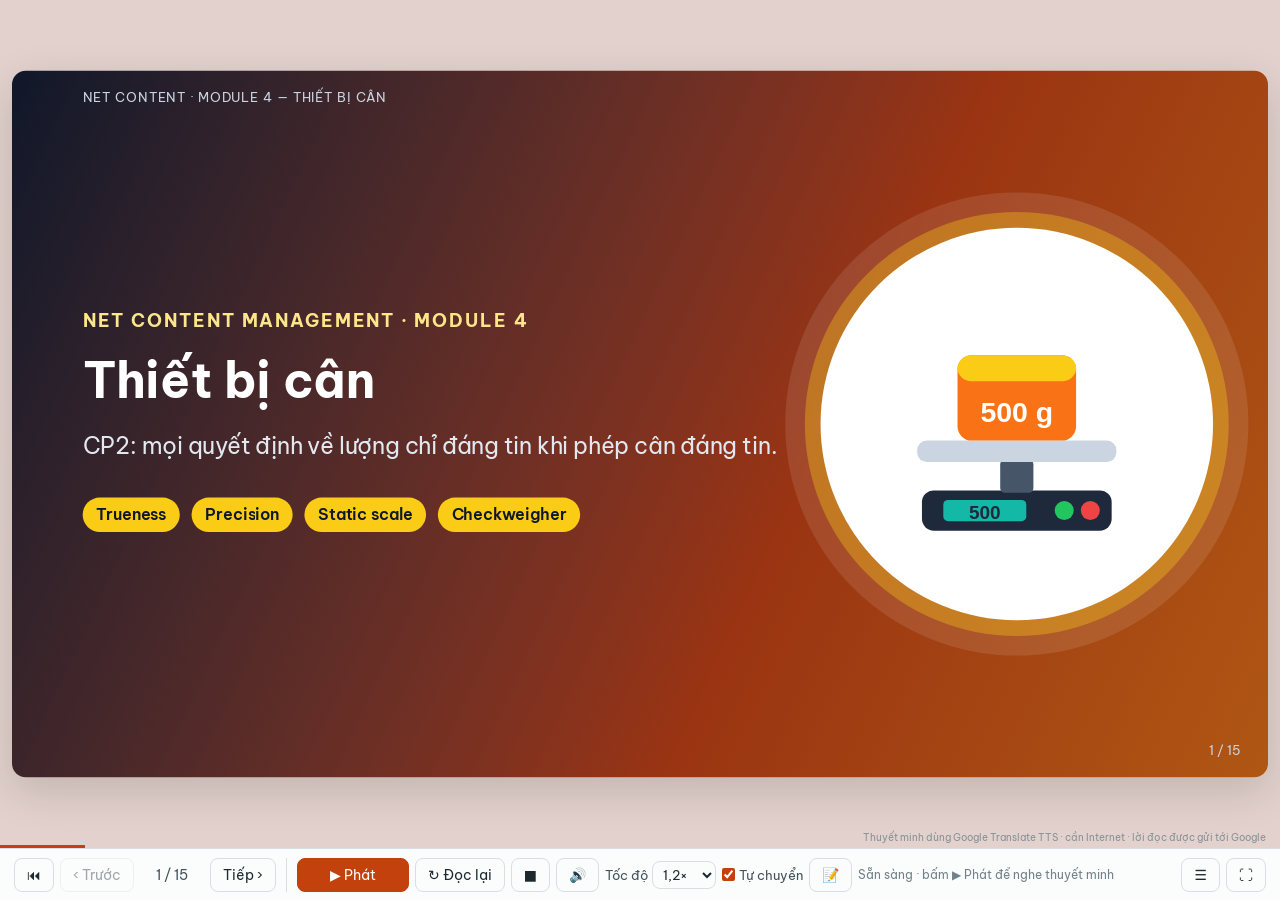
<file: slides/04-thiet-bi-can.html>
<!doctype html>
<html lang="vi">
<head>
<meta charset="utf-8">
<meta name="viewport" content="width=device-width, initial-scale=1">
<meta name="referrer" content="no-referrer">
<title>Net Content 4 · Thiết bị cân</title>
<link rel="icon" type="image/png" sizes="32x32" href="../icons/favicon-32.png">
<link rel="icon" type="image/png" sizes="48x48" href="../icons/favicon-48.png">
<link rel="apple-touch-icon" href="../icons/apple-touch-icon.png">
<link rel="manifest" href="../manifest.webmanifest">
<meta name="theme-color" content="#312e81">
<link rel="preconnect" href="https://fonts.googleapis.com">
<link rel="preconnect" href="https://fonts.gstatic.com" crossorigin>
<link href="https://fonts.googleapis.com/css2?family=Be+Vietnam+Pro:ital,wght@0,400;0,600;0,700;0,800;1,400&display=swap" rel="stylesheet">
<link rel="stylesheet" href="deck.css">
</head>
<body class="m4" data-module="Net Content · Module 4 — Thiết bị cân">
<div class="deck">

<section class="slide title">
  <div class="hero-art"><img src="art/scale.svg" alt=""></div><div class="eyebrow">Net Content Management · Module 4</div>
  <h1>Thiết bị cân</h1>
  <div class="sub">CP2: mọi quyết định về lượng chỉ đáng tin khi phép cân đáng tin.</div>
  <div class="meta"><span class="chip">Trueness</span><span class="chip">Precision</span><span class="chip">Static scale</span><span class="chip">Checkweigher</span></div>
</section>

<section class="slide">
  <h2>Độ chính xác = độ đúng + độ chụm</h2>
  <div class="body">
<svg class="chart" viewBox="0 0 770 208" role="img" aria-label="Bốn trường hợp đúng và chụm"><circle cx="92" cy="86" r="68" style="fill:var(--line);opacity:0.7"/><circle cx="92" cy="86" r="46" style="fill:var(--brand-soft);opacity:1"/><circle cx="92" cy="86" r="22" style="fill:var(--brand);opacity:0.3"/><circle cx="66.0" cy="104.0" r="5" style="fill:var(--warn)"/><circle cx="116.0" cy="64.0" r="5" style="fill:var(--warn)"/><circle cx="78.0" cy="56.0" r="5" style="fill:var(--warn)"/><circle cx="122.0" cy="102.0" r="5" style="fill:var(--warn)"/><circle cx="94.0" cy="120.0" r="5" style="fill:var(--warn)"/><circle cx="58.0" cy="82.0" r="5" style="fill:var(--warn)"/><text x="92.0" y="180.0" text-anchor="middle" style="fill:var(--warn);font-size:14px;font-weight:700">Đúng, không chụm</text><text x="92.0" y="200.0" text-anchor="middle" style="fill:var(--ink-2);font-size:12px;font-weight:400">Trueness tốt · Precision kém</text><circle cx="282" cy="86" r="68" style="fill:var(--line);opacity:0.7"/><circle cx="282" cy="86" r="46" style="fill:var(--brand-soft);opacity:1"/><circle cx="282" cy="86" r="22" style="fill:var(--brand);opacity:0.3"/><circle cx="312.0" cy="58.0" r="5" style="fill:var(--warn)"/><circle cx="318.0" cy="62.0" r="5" style="fill:var(--warn)"/><circle cx="315.0" cy="52.0" r="5" style="fill:var(--warn)"/><circle cx="322.0" cy="56.0" r="5" style="fill:var(--warn)"/><circle cx="310.0" cy="64.0" r="5" style="fill:var(--warn)"/><circle cx="320.0" cy="50.0" r="5" style="fill:var(--warn)"/><text x="282.0" y="180.0" text-anchor="middle" style="fill:var(--warn);font-size:14px;font-weight:700">Chụm, không đúng</text><text x="282.0" y="200.0" text-anchor="middle" style="fill:var(--ink-2);font-size:12px;font-weight:400">Precision tốt · Trueness kém</text><circle cx="472" cy="86" r="68" style="fill:var(--line);opacity:0.7"/><circle cx="472" cy="86" r="46" style="fill:var(--brand-soft);opacity:1"/><circle cx="472" cy="86" r="22" style="fill:var(--brand);opacity:0.3"/><circle cx="432.0" cy="108.0" r="5" style="fill:var(--bad)"/><circle cx="458.0" cy="124.0" r="5" style="fill:var(--bad)"/><circle cx="428.0" cy="80.0" r="5" style="fill:var(--bad)"/><circle cx="452.0" cy="96.0" r="5" style="fill:var(--bad)"/><circle cx="440.0" cy="130.0" r="5" style="fill:var(--bad)"/><circle cx="466.0" cy="112.0" r="5" style="fill:var(--bad)"/><text x="472.0" y="180.0" text-anchor="middle" style="fill:var(--bad);font-size:14px;font-weight:700">Không chụm, không đúng</text><text x="472.0" y="200.0" text-anchor="middle" style="fill:var(--ink-2);font-size:12px;font-weight:400">Cả hai đều kém</text><circle cx="662" cy="86" r="68" style="fill:var(--line);opacity:0.7"/><circle cx="662" cy="86" r="46" style="fill:var(--brand-soft);opacity:1"/><circle cx="662" cy="86" r="22" style="fill:var(--brand);opacity:0.3"/><circle cx="665.0" cy="82.0" r="5" style="fill:var(--brand)"/><circle cx="658.0" cy="89.0" r="5" style="fill:var(--brand)"/><circle cx="667.0" cy="91.0" r="5" style="fill:var(--brand)"/><circle cx="659.0" cy="81.0" r="5" style="fill:var(--brand)"/><circle cx="662.0" cy="88.0" r="5" style="fill:var(--brand)"/><circle cx="668.0" cy="84.0" r="5" style="fill:var(--brand)"/><text x="662.0" y="180.0" text-anchor="middle" style="fill:var(--brand);font-size:14px;font-weight:700">Chụm và đúng</text><text x="662.0" y="200.0" text-anchor="middle" style="fill:var(--ink-2);font-size:12px;font-weight:400">Chính xác</text></svg><div class="cols "><div><ul><li><b>Độ đúng</b> (<i>trueness</i>): sai lệch so với giá trị thật; biểu hiện là sai số thiết lập.</li></ul></div><div><ul><li><b>Độ chụm</b> (<i>precision</i>): độ lặp lại khi cân cùng một vật.</li></ul></div></div>
  </div>
</section>

<section class="slide has-art"><img class="corner-art" src="art/scale.svg" alt="">
  <h2>Ví dụ với quả chuẩn 500 g</h2>
  <div class="body">
<table class="tbl "><tr><th>Lần cân</th><th>Đúng, không chụm</th><th>Chụm, không đúng</th><th>Đúng và chụm</th></tr><tr><td>1</td><td>500</td><td>498,1</td><td>500,0</td></tr><tr><td>2</td><td>501</td><td>498,2</td><td>500,1</td></tr><tr><td>3</td><td>499</td><td>498,3</td><td>499,9</td></tr><tr><td>4</td><td>497</td><td>497,9</td><td>500,2</td></tr><tr><td>5</td><td>503</td><td>497,8</td><td>499,8</td></tr><tr><td><b>Trung bình</b></td><td><b>500</b></td><td><b>498,06</b></td><td><b>500</b></td></tr><tr><td><b>SD</b></td><td><b>2,24</b></td><td><b>0,21</b></td><td><b>0,16</b></td></tr></table><div class="callout ">Nhìn trung bình không đủ: cột 1 trung bình đúng nhưng không dùng được. Nhìn SD không đủ: cột 2 chụm nhưng lệch gần 2 g.</div>
  </div>
</section>

<section class="slide">
  <h2>Yêu cầu chung với thiết bị cân</h2>
  <div class="body side"><div class="side-text"><ul><li>Chỉ dùng thiết bị đã <b>kiểm định hoặc hiệu chuẩn</b>, kể cả quả chuẩn.</li><li>Cấp chính xác và phạm vi cân phải phù hợp với khối lượng tịnh và bì.</li><li>Đáp ứng luật địa phương; không có luật thì theo khung khu vực hoặc OIML (ví dụ R 51 cho checkweigher).</li><li>Kiểm định/hiệu chuẩn khi lắp đặt, ít nhất mỗi năm, và sau bảo trì, sửa chữa nếu cần.</li><li>Quả chuẩn: theo luật, nếu không có thì ít nhất 3 năm một lần.</li></ul><div class="callout ">Hiệu chuẩn do đơn vị được uỷ quyền thực hiện. Khi thuê ngoài, hãy nói rõ chuẩn yêu cầu để kết quả được dùng cho mục đích tuân thủ.</div></div><div class="side-art"><img src="art/scale.svg" alt=""></div>
  </div>
</section>

<section class="slide has-art"><img class="corner-art" src="art/scale.svg" alt="">
  <h2>Cân tĩnh hay checkweigher?</h2>
  <div class="body">
<table class="tbl "><tr><th>Tiêu chí</th><th>Cân tĩnh (lấy mẫu)</th><th>Checkweigher (100%)</th></tr><tr><td>Dữ liệu</td><td>Ước lượng trung bình và SD</td><td>Giá trị thực của toàn lô</td></tr><tr><td>Phù hợp</td><td>Quy trình đơn giản, năng lực tốt</td><td>Tốc độ cao, biến thiên lớn, luật chặt</td></tr><tr><td>Đổi cỡ, đổi sản phẩm</td><td>Nhanh</td><td>Cần chuẩn bị hơn</td></tr><tr><td>Chi phí, diện tích</td><td>Thấp</td><td>Cao hơn</td></tr><tr><td>Loại hàng lỗi</td><td>Không</td><td>Tự động</td></tr><tr><td>Sai sót của người</td><td>Cao hơn</td><td>Thấp hơn</td></tr><tr><td>Rót dư</td><td>Thường cao hơn</td><td>Có thể thấp hơn</td></tr></table><div class="callout ">Checkweigher đáng đầu tư khi luật không cho phép đơn vị dưới TU<sub>1</sub>, tốc độ chuyền cao, biến thiên lớn, hoặc có vòng phản hồi về máy chiết.</div>
  </div>
</section>

<section class="slide has-art"><img class="corner-art" src="art/scale.svg" alt="">
  <h2>Thực hành tốt với cân tĩnh</h2>
  <div class="body">
<div class="cards" style="--n:3"><div class="card "><h3>Vị trí & độ ổn định</h3><p>Mặt phẳng vững, không rung, không gió lùa.</p></div><div class="card "><h3>Thăng bằng</h3><p>Bọt thuỷ ở giữa; chỉnh bốn chân.</p></div><div class="card "><h3>Sạch sẽ</h3><p>Mặt cân sạch, đặt vật giữa bàn cân.</p></div><div class="card "><h3>Quả chuẩn</h3><p>Liên kết chuẩn quốc gia, gắp đúng cách, bảo quản trong hộp.</p></div><div class="card "><h3>Còn hạn hiệu chuẩn</h3><p>Tem và hồ sơ cập nhật.</p></div><div class="card "><h3>Kiểm tra đầu ca</h3><p>Dùng quả chuẩn sát E; sai lệch không vượt độ chia kiểm e.</p></div></div>
  </div>
</section>

<section class="slide">
  <h2>Checkweigher đo lường điều gì?</h2>
  <div class="body">
<div class="cols w6040"><div><svg class="chart" viewBox="0 0 600 270" role="img" aria-label="So sánh độ chụm của checkweigher"><path d="M24.0 226.0 L26.8 226.0 L29.5 226.0 L32.3 226.0 L35.0 226.0 L37.8 226.0 L40.6 226.0 L43.3 226.0 L46.1 226.0 L48.8 226.0 L51.6 226.0 L54.4 226.0 L57.1 226.0 L59.9 226.0 L62.6 226.0 L65.4 226.0 L68.2 226.0 L70.9 226.0 L73.7 226.0 L76.4 226.0 L79.2 226.0 L82.0 226.0 L84.7 226.0 L87.5 226.0 L90.2 226.0 L93.0 226.0 L95.8 226.0 L98.5 226.0 L101.3 226.0 L104.0 226.0 L106.8 226.0 L109.6 226.0 L112.3 226.0 L115.1 226.0 L117.8 226.0 L120.6 226.0 L123.4 226.0 L126.1 226.0 L128.9 226.0 L131.6 226.0 L134.4 226.0 L137.2 226.0 L139.9 226.0 L142.7 226.0 L145.4 226.0 L148.2 226.0 L151.0 226.0 L153.7 226.0 L156.5 226.0 L159.2 226.0 L162.0 226.0 L164.8 226.0 L167.5 226.0 L170.3 226.0 L173.0 226.0 L175.8 226.0 L178.6 226.0 L181.3 226.0 L184.1 226.0 L186.8 226.0 L189.6 226.0 L192.4 226.0 L195.1 226.0 L197.9 226.0 L200.6 225.9 L203.4 225.9 L206.2 225.8 L208.9 225.7 L211.7 225.6 L214.4 225.5 L217.2 225.2 L220.0 224.9 L222.7 224.5 L225.5 223.9 L228.2 223.1 L231.0 222.0 L233.8 220.7 L236.5 219.0 L239.3 216.8 L242.0 214.1 L244.8 210.8 L247.6 206.9 L250.3 202.1 L253.1 196.6 L255.8 190.2 L258.6 183.0 L261.4 174.9 L264.1 166.0 L266.9 156.4 L269.6 146.2 L272.4 135.5 L275.2 124.7 L277.9 113.9 L280.7 103.5 L283.4 93.6 L286.2 84.7 L289.0 76.9 L291.7 70.6 L294.5 65.9 L297.2 63.0 L300.0 62.0 L302.8 63.0 L305.5 65.9 L308.3 70.6 L311.0 76.9 L313.8 84.7 L316.6 93.6 L319.3 103.5 L322.1 113.9 L324.8 124.7 L327.6 135.5 L330.4 146.2 L333.1 156.4 L335.9 166.0 L338.6 174.9 L341.4 183.0 L344.2 190.2 L346.9 196.6 L349.7 202.1 L352.4 206.9 L355.2 210.8 L358.0 214.1 L360.7 216.8 L363.5 219.0 L366.2 220.7 L369.0 222.0 L371.8 223.1 L374.5 223.9 L377.3 224.5 L380.0 224.9 L382.8 225.2 L385.6 225.5 L388.3 225.6 L391.1 225.7 L393.8 225.8 L396.6 225.9 L399.4 225.9 L402.1 226.0 L404.9 226.0 L407.6 226.0 L410.4 226.0 L413.2 226.0 L415.9 226.0 L418.7 226.0 L421.4 226.0 L424.2 226.0 L427.0 226.0 L429.7 226.0 L432.5 226.0 L435.2 226.0 L438.0 226.0 L440.8 226.0 L443.5 226.0 L446.3 226.0 L449.0 226.0 L451.8 226.0 L454.6 226.0 L457.3 226.0 L460.1 226.0 L462.8 226.0 L465.6 226.0 L468.4 226.0 L471.1 226.0 L473.9 226.0 L476.6 226.0 L479.4 226.0 L482.2 226.0 L484.9 226.0 L487.7 226.0 L490.4 226.0 L493.2 226.0 L496.0 226.0 L498.7 226.0 L501.5 226.0 L504.2 226.0 L507.0 226.0 L509.8 226.0 L512.5 226.0 L515.3 226.0 L518.0 226.0 L520.8 226.0 L523.6 226.0 L526.3 226.0 L529.1 226.0 L531.8 226.0 L534.6 226.0 L537.4 226.0 L540.1 226.0 L542.9 226.0 L545.6 226.0 L548.4 226.0 L551.2 226.0 L553.9 226.0 L556.7 226.0 L559.4 226.0 L562.2 226.0 L565.0 226.0 L567.7 226.0 L570.5 226.0 L573.2 226.0 L576.0 226.0" style="stroke:var(--brand);stroke-width:3;fill:none;fill-opacity:1"/><text x="310.0" y="56.0" text-anchor="start" style="fill:var(--brand);font-size:14px;font-weight:700">Cân tốt</text><path d="M24.0 226.0 L26.8 226.0 L29.5 226.0 L32.3 226.0 L35.0 226.0 L37.8 226.0 L40.6 226.0 L43.3 226.0 L46.1 226.0 L48.8 226.0 L51.6 226.0 L54.4 226.0 L57.1 226.0 L59.9 226.0 L62.6 226.0 L65.4 226.0 L68.2 226.0 L70.9 226.0 L73.7 225.9 L76.4 225.9 L79.2 225.9 L82.0 225.9 L84.7 225.9 L87.5 225.9 L90.2 225.9 L93.0 225.8 L95.8 225.8 L98.5 225.8 L101.3 225.7 L104.0 225.7 L106.8 225.6 L109.6 225.6 L112.3 225.5 L115.1 225.4 L117.8 225.3 L120.6 225.2 L123.4 225.1 L126.1 225.0 L128.9 224.8 L131.6 224.7 L134.4 224.5 L137.2 224.3 L139.9 224.1 L142.7 223.8 L145.4 223.5 L148.2 223.2 L151.0 222.9 L153.7 222.5 L156.5 222.1 L159.2 221.7 L162.0 221.2 L164.8 220.6 L167.5 220.0 L170.3 219.4 L173.0 218.7 L175.8 218.0 L178.6 217.2 L181.3 216.3 L184.1 215.4 L186.8 214.4 L189.6 213.4 L192.4 212.3 L195.1 211.1 L197.9 209.9 L200.6 208.6 L203.4 207.2 L206.2 205.7 L208.9 204.2 L211.7 202.7 L214.4 201.1 L217.2 199.4 L220.0 197.7 L222.7 195.9 L225.5 194.1 L228.2 192.2 L231.0 190.3 L233.8 188.4 L236.5 186.5 L239.3 184.6 L242.0 182.6 L244.8 180.7 L247.6 178.8 L250.3 176.9 L253.1 175.0 L255.8 173.2 L258.6 171.4 L261.4 169.7 L264.1 168.0 L266.9 166.5 L269.6 165.0 L272.4 163.6 L275.2 162.4 L277.9 161.2 L280.7 160.1 L283.4 159.2 L286.2 158.4 L289.0 157.8 L291.7 157.3 L294.5 156.9 L297.2 156.7 L300.0 156.6 L302.8 156.7 L305.5 156.9 L308.3 157.3 L311.0 157.8 L313.8 158.4 L316.6 159.2 L319.3 160.1 L322.1 161.2 L324.8 162.4 L327.6 163.6 L330.4 165.0 L333.1 166.5 L335.9 168.0 L338.6 169.7 L341.4 171.4 L344.2 173.2 L346.9 175.0 L349.7 176.9 L352.4 178.8 L355.2 180.7 L358.0 182.6 L360.7 184.6 L363.5 186.5 L366.2 188.4 L369.0 190.3 L371.8 192.2 L374.5 194.1 L377.3 195.9 L380.0 197.7 L382.8 199.4 L385.6 201.1 L388.3 202.7 L391.1 204.2 L393.8 205.7 L396.6 207.2 L399.4 208.6 L402.1 209.9 L404.9 211.1 L407.6 212.3 L410.4 213.4 L413.2 214.4 L415.9 215.4 L418.7 216.3 L421.4 217.2 L424.2 218.0 L427.0 218.7 L429.7 219.4 L432.5 220.0 L435.2 220.6 L438.0 221.2 L440.8 221.7 L443.5 222.1 L446.3 222.5 L449.0 222.9 L451.8 223.2 L454.6 223.5 L457.3 223.8 L460.1 224.1 L462.8 224.3 L465.6 224.5 L468.4 224.7 L471.1 224.8 L473.9 225.0 L476.6 225.1 L479.4 225.2 L482.2 225.3 L484.9 225.4 L487.7 225.5 L490.4 225.6 L493.2 225.6 L496.0 225.7 L498.7 225.7 L501.5 225.8 L504.2 225.8 L507.0 225.8 L509.8 225.9 L512.5 225.9 L515.3 225.9 L518.0 225.9 L520.8 225.9 L523.6 225.9 L526.3 225.9 L529.1 226.0 L531.8 226.0 L534.6 226.0 L537.4 226.0 L540.1 226.0 L542.9 226.0 L545.6 226.0 L548.4 226.0 L551.2 226.0 L553.9 226.0 L556.7 226.0 L559.4 226.0 L562.2 226.0 L565.0 226.0 L567.7 226.0 L570.5 226.0 L573.2 226.0 L576.0 226.0" style="stroke:var(--bad);stroke-width:3;fill:none;fill-opacity:1"/><text x="310.0" y="150.6" text-anchor="start" style="fill:var(--bad);font-size:14px;font-weight:700">Cân kém</text><line x1="24.0" y1="226.0" x2="576.0" y2="226.0" style="stroke:var(--ink-2);stroke-width:2"/><text x="300.0" y="248.0" text-anchor="middle" style="fill:var(--ink-2);font-size:14px;font-weight:400">Vùng không xác định U = 6 × SD</text></svg></div><div><ul><li><b>U<sub>n</sub>:</b> vùng không xác định danh định do nhà cung cấp công bố.</li><li><b>U<sub>a</sub>:</b> vùng thực tế, tính tại nhà máy.</li><li>Yêu cầu: U<sub>a</sub> ≤ U<sub>n</sub> ≤ mức tối đa theo luật (<b>U<sub>n</sub>,max</b> = 6 × SD tối đa của OIML R 51).</li><li>Sai số thiết lập: độ lệch hệ thống so với cân tĩnh.</li></ul></div></div>
  </div>
</section>

<section class="slide has-art"><img class="corner-art" src="art/conveyor.svg" alt="">
  <h2>Hai phương pháp kiểm tra checkweigher</h2>
  <div class="body">
<table class="tbl "><tr><th></th><th>Phương pháp sai khác (MoD)</th><th>Phương pháp 25 lần cân</th></tr><tr><td>Nguyên tắc</td><td>So sánh động và tĩnh của các mẫu khác nhau trong khi chạy</td><td>Cân tĩnh một mẫu, cho qua máy 25 lần đầu ca</td></tr><tr><td>Ưu điểm</td><td>Chuyền vẫn chạy; xử lý ngay; mẫu trải đều; phản ánh điều kiện động thực</td><td>Đơn giản</td></tr><tr><td>Hạn chế</td><td>Cần biểu đồ trên chuyền và cân tĩnh chuyên dùng</td><td>Phải dừng chuyền; không có hiệu ứng thực của chuyền; không sửa được trong ca; chỉ một mức khối lượng</td></tr></table><div class="callout ">Thực hành khuyến nghị: dùng MoD để theo dõi hằng ngày; dùng 25 lần cân sau sửa chữa hoặc khi cần xác nhận nhanh.</div>
  </div>
</section>

<section class="slide has-art"><img class="corner-art" src="art/warning.svg" alt="">
  <h2>Phương pháp sai khác từng bước</h2>
  <div class="body">
<div class="flow" style="--n:4"><div><b>Lấy mẫu</b>Một đơn vị, ví dụ 30 phút/lần trong khi chạy.</div><div><b>Cân</b>Ghi giá trị động D, rồi cân tĩnh S.</div><div><b>Tính</b>d = D − S.</div><div><b>Theo dõi</b>Vẽ d lên biểu đồ, kết luận về sai số và U<sub>a</sub>.</div></div><div class="cols "><div><div class="formula"><span>Sai số thiết lập ≈ d̄</span></div></div><div><div class="formula"><span>U<sub>a</sub> = 6 × SD(d)</span></div></div></div><p class="small muted">Với 25 lần cân: cùng cách tính, nhưng trên 25 giá trị của một mẫu.</p>
  </div>
</section>

<section class="slide">
  <h2>Biểu đồ kiểm soát MoD</h2>
  <div class="body">
<div class="cols w6040"><div><svg class="chart" viewBox="0 0 600 310" role="img" aria-label="Biểu đồ phương pháp sai khác"><rect x="74.0" y="14.0" width="508.0" height="28.4" rx="0" style="fill:var(--bad-soft);opacity:1"/><rect x="74.0" y="42.4" width="508.0" height="33.9" rx="0" style="fill:var(--warn-soft);opacity:1"/><rect x="74.0" y="211.7" width="508.0" height="33.9" rx="0" style="fill:var(--warn-soft);opacity:1"/><rect x="74.0" y="245.6" width="508.0" height="28.4" rx="0" style="fill:var(--bad-soft);opacity:1"/><line x1="74.0" y1="42.4" x2="582.0" y2="42.4" style="stroke:var(--bad);stroke-width:2"/><line x1="74.0" y1="76.3" x2="582.0" y2="76.3" style="stroke:var(--warn);stroke-width:2" stroke-dasharray="6 4"/><line x1="74.0" y1="144.0" x2="582.0" y2="144.0" style="stroke:var(--brand);stroke-width:2.5"/><text x="68.0" y="47.4" text-anchor="end" style="fill:var(--bad);font-size:14px;font-weight:700">±Un/2</text><text x="68.0" y="81.3" text-anchor="end" style="fill:var(--warn);font-size:14px;font-weight:700">±Un/3</text><text x="68.0" y="149.0" text-anchor="end" style="fill:var(--brand);font-size:14px;font-weight:700">0</text><line x1="74.0" y1="245.6" x2="582.0" y2="245.6" style="stroke:var(--bad);stroke-width:2"/><line x1="74.0" y1="211.7" x2="582.0" y2="211.7" style="stroke:var(--warn);stroke-width:2" stroke-dasharray="6 4"/><text x="68.0" y="250.6" text-anchor="end" style="fill:var(--bad);font-size:14px;font-weight:700">±Un/2</text><text x="68.0" y="216.7" text-anchor="end" style="fill:var(--warn);font-size:14px;font-weight:700">±Un/3</text><path d="M95.2 133.8 L137.5 164.3 L179.8 113.5 L222.2 137.2 L264.5 177.9 L306.8 127.1 L349.2 106.8 L391.5 154.2 L433.8 130.5 L476.2 150.8 L518.5 120.3 L560.8 140.6" style="stroke:var(--ink-2);stroke-width:2;fill:none;fill-opacity:1"/><circle cx="95.2" cy="133.8" r="4.5" style="fill:var(--ink)"/><circle cx="137.5" cy="164.3" r="4.5" style="fill:var(--ink)"/><circle cx="179.8" cy="113.5" r="4.5" style="fill:var(--ink)"/><circle cx="222.2" cy="137.2" r="4.5" style="fill:var(--ink)"/><circle cx="264.5" cy="177.9" r="4.5" style="fill:var(--ink)"/><circle cx="306.8" cy="127.1" r="4.5" style="fill:var(--ink)"/><circle cx="349.2" cy="106.8" r="4.5" style="fill:var(--ink)"/><circle cx="391.5" cy="154.2" r="4.5" style="fill:var(--ink)"/><circle cx="433.8" cy="130.5" r="4.5" style="fill:var(--ink)"/><circle cx="476.2" cy="150.8" r="4.5" style="fill:var(--ink)"/><circle cx="518.5" cy="120.3" r="4.5" style="fill:var(--ink)"/><circle cx="560.8" cy="140.6" r="4.5" style="fill:var(--ink)"/></svg></div><div><ul><li>Giới hạn kiểm soát: <b>±U<sub>n</sub>/2</b></li><li>Giới hạn cảnh báo: <b>±U<sub>n</sub>/3</b></li><li>Ví dụ U<sub>n</sub> = 4 g: ±2 g và ±1,3 g.</li></ul><div class="callout ">Trục tung là d, nên đường giữa là 0.</div></div></div>
  </div>
</section>

<section class="slide has-art"><img class="corner-art" src="art/chart.svg" alt="">
  <h2>Đọc biểu đồ MoD</h2>
  <div class="body">
<div class="cols "><div><div class="card warn"><h3>Điểm phân tán hai phía</h3><p><b>U<sub>a</sub> quá lớn.</b> Kiểm tra:</p><p>Băng tải sạch, không hỏng, thẳng hàng; tốc độ; độ ổn định bao gói; rung động môi trường; luồng gió; cảm biến và kết nối.</p></div></div><div><div class="card bad"><h3>Điểm lệch về một phía</h3><p><b>Có sai số thiết lập.</b> Điều chỉnh chỉ thị điểm 0 bằng chức năng của máy, do người có trách nhiệm kỹ thuật thực hiện.</p></div></div></div><h3>Quy tắc quyết định</h3><ul><li>Một điểm ngoài giới hạn kiểm soát: kiểm tra ngay.</li><li>Hai điểm liên tiếp trong vùng cảnh báo cùng phía: kiểm tra sai số.</li><li>Hai điểm cảnh báo ở hai phía: U<sub>a</sub> đang tăng.</li><li>10 điểm cùng phía: chỉnh điểm 0.</li></ul>
  </div>
</section>

<section class="slide">
  <h2>Đặt ngưỡng loại</h2>
  <div class="body">
<div class="cols w6040"><div><svg class="chart" viewBox="0 0 600 280" role="img" aria-label="Ngưỡng loại nằm trên TU2"><path d="M24.0 236.0 L26.8 236.0 L29.5 236.0 L32.3 236.0 L35.0 236.0 L37.8 236.0 L40.6 236.0 L43.3 236.0 L46.1 236.0 L48.8 236.0 L51.6 236.0 L54.4 236.0 L57.1 236.0 L59.9 236.0 L62.6 236.0 L65.4 236.0 L68.2 236.0 L70.9 236.0 L73.7 236.0 L76.4 236.0 L79.2 236.0 L82.0 236.0 L84.7 236.0 L87.5 236.0 L90.2 236.0 L93.0 236.0 L95.8 236.0 L98.5 236.0 L101.3 236.0 L104.0 236.0 L106.8 236.0 L109.6 236.0 L112.3 236.0 L115.1 236.0 L117.8 235.9 L120.6 235.9 L123.4 235.9 L126.1 235.9 L128.9 235.9 L131.6 235.9 L134.4 235.9 L137.2 235.9 L139.9 235.9 L142.7 235.9 L145.4 235.8 L148.2 235.8 L151.0 235.8 L153.7 235.8 L156.5 235.8 L159.2 235.7 L162.0 235.7 L164.8 235.7 L167.5 235.7 L170.3 235.6 L173.0 235.6 L175.8 235.5 L178.6 235.5 L181.3 235.4 L184.1 235.4 L186.8 235.3 L189.6 235.2 L192.4 235.2 L195.1 235.1 L197.9 235.0 L200.6 234.9 L203.4 234.8 L206.2 234.7 L208.9 234.6 L211.7 234.5 L214.4 234.3 L217.2 234.2 L220.0 234.0 L222.7 233.8 L225.5 233.6 L228.2 233.4 L231.0 233.2 L233.8 233.0 L236.5 232.7 L239.3 232.4 L242.0 232.2 L244.8 231.8 L247.6 231.5 L250.3 231.2 L253.1 230.8 L255.8 230.4 L258.6 229.9 L261.4 229.5 L264.1 229.0 L266.9 228.5 L269.6 227.9 L272.4 227.3 L275.2 226.7 L277.9 226.1 L280.7 225.4 L283.4 224.7 L286.2 223.9 L289.0 223.1 L291.7 222.2 L294.5 221.3 L297.2 220.4 L300.0 219.4 L302.8 218.3 L305.5 217.2 L308.3 216.1 L311.0 214.9 L313.8 213.6 L316.6 212.3 L319.3 210.9 L322.1 209.5 L324.8 208.0 L327.6 206.5 L330.4 204.9 L333.1 203.2 L335.9 201.5 L338.6 199.7 L341.4 197.8 L344.2 195.9 L346.9 193.9 L349.7 191.9 L352.4 189.8 L355.2 187.6 L358.0 185.4 L360.7 183.1 L363.5 180.8 L366.2 178.4 L369.0 175.9 L371.8 173.4 L374.5 170.8 L377.3 168.2 L380.0 165.6 L382.8 162.9 L385.6 160.1 L388.3 157.3 L391.1 154.5 L393.8 151.6 L396.6 148.8 L399.4 145.8 L402.1 142.9 L404.9 139.9 L407.6 137.0 L410.4 134.0 L413.2 131.0 L415.9 128.0 L418.7 125.0 L421.4 122.0 L424.2 119.1 L427.0 116.1 L429.7 113.2 L432.5 110.3 L435.2 107.5 L438.0 104.7 L440.8 101.9 L443.5 99.2 L446.3 96.5 L449.0 93.9 L451.8 91.4 L454.6 88.9 L457.3 86.6 L460.1 84.3 L462.8 82.1 L465.6 80.0 L468.4 77.9 L471.1 76.0 L473.9 74.2 L476.6 72.5 L479.4 71.0 L482.2 69.5 L484.9 68.2 L487.7 66.9 L490.4 65.9 L493.2 64.9 L496.0 64.1 L498.7 63.4 L501.5 62.8 L504.2 62.4 L507.0 62.2 L509.8 62.0 L512.5 62.0 L515.3 62.2 L518.0 62.4 L520.8 62.9 L523.6 63.4 L526.3 64.1 L529.1 65.0 L531.8 65.9 L534.6 67.0 L537.4 68.2 L540.1 69.6 L542.9 71.0 L545.6 72.6 L548.4 74.3 L551.2 76.1 L553.9 78.1 L556.7 80.1 L559.4 82.2 L562.2 84.4 L565.0 86.7 L567.7 89.1 L570.5 91.5 L573.2 94.1 L576.0 96.7" style="stroke:var(--brand);stroke-width:3;fill:none;fill-opacity:1"/><line x1="24.0" y1="236.0" x2="576.0" y2="236.0" style="stroke:var(--ink-2);stroke-width:2"/><line x1="160.4" y1="26.0" x2="160.4" y2="236.0" style="stroke:var(--bad);stroke-width:2" stroke-dasharray="6 4"/><text x="160.4" y="22.0" text-anchor="middle" style="fill:var(--bad);font-size:15px;font-weight:700">TU2</text><line x1="335.7" y1="26.0" x2="335.7" y2="236.0" style="stroke:var(--warn);stroke-width:2" stroke-dasharray="6 4"/><text x="335.7" y="22.0" text-anchor="middle" style="fill:var(--warn);font-size:15px;font-weight:700">TU1</text><line x1="511.1" y1="26.0" x2="511.1" y2="236.0" style="stroke:var(--ink);stroke-width:2" stroke-dasharray="6 4"/><text x="511.1" y="22.0" text-anchor="middle" style="fill:var(--ink);font-size:15px;font-weight:700">E</text><line x1="173.4" y1="46.0" x2="173.4" y2="236.0" style="stroke:var(--brand);stroke-width:2" stroke-dasharray="6 4"/><text x="173.4" y="42.0" text-anchor="middle" style="fill:var(--brand);font-size:15px;font-weight:700">Ngưỡng</text></svg></div><div><div class="formula"><span>Ngưỡng loại = Giới hạn + U<sub>n</sub>/2</span></div><p>Ví dụ E = 1 800 g, TU<sub>2</sub> = 1 746 g, U<sub>n</sub> = 4 g: ngưỡng = <b>1 748 g</b>.</p><div class="callout ">Vì cân động có độ không đảm bảo, phải cộng biên an toàn để đơn vị thiếu chắc chắn bị loại.</div></div></div>
  </div>
</section>

<section class="slide has-art"><img class="corner-art" src="art/conveyor.svg" alt="">
  <h2>Ngưỡng loại với bao gói nhóm và dạng dây</h2>
  <div class="body">
<div class="cards" style="--n:2"><div class="card warn"><h3>Bao gói nhóm</h3><p>Ngưỡng theo giới hạn của giá trị khai báo nhóm + U<sub>n</sub>/2. Ngưỡng này <b>không</b> bảo đảm từng đơn vị con đạt.</p></div><div class="card "><h3>Khai báo cả đơn vị và nhóm</h3><p>Cần kiểm soát và ngưỡng loại riêng cho từng cấp.</p></div><div class="card bad"><h3>Dạng dây</h3><p>Hiện khó cân từng gói trên dây; không khuyến nghị dùng checkweigher cho mục đích này.</p></div><div class="card "><h3>Hàng quá cân</h3><p>Thường không có luật cho đơn vị thừa, nên không trừ biên ở ngưỡng trên.</p></div></div>
  </div>
</section>

<section class="slide">
  <h2>Kiểm tra cơ cấu loại</h2>
  <div class="body side"><div class="side-text"><ul><li>Mục đích: chắc chắn đơn vị thiếu thật sự bị đẩy ra.</li><li>Dùng <b>mẫu thử có khối lượng cố định</b> ở giới hạn, không dùng gói thật vì bị hao mòn theo thời gian.</li><li>Cho qua ít nhất <b>5 lần</b> đầu ca hoặc theo tần suất cơ sở quy định.</li><li>Kiểm tra lại sau bảo trì, sửa chữa.</li></ul><div class="callout bad">Cơ cấu loại hỏng: sửa, rồi <b>kiểm tra lại lô từ lần kiểm tra đạt gần nhất</b>, sau đó xác nhận bằng 25 lần cân.</div></div><div class="side-art"><img src="art/conveyor.svg" alt=""></div>
  </div>
</section>

<section class="slide">
  <h2>Tóm tắt Module 4</h2>
  <div class="body side"><div class="side-text"><ul><li>Chính xác = đúng + chụm.</li><li>Cân tĩnh: kiểm tra bằng quả chuẩn đầu ca.</li><li>Checkweigher: MoD hoặc 25 lần cân; theo dõi U<sub>a</sub> và sai số.</li><li>Ngưỡng loại = giới hạn + U<sub>n</sub>/2.</li><li>Kiểm tra cơ cấu loại định kỳ; hỏng thì truy ngược lô.</li></ul></div><div class="side-art"><img src="art/stamp.svg" alt=""></div>
  </div>
</section>

</div>
<script src="deck.js"></script>
</body>
</html>
</file>
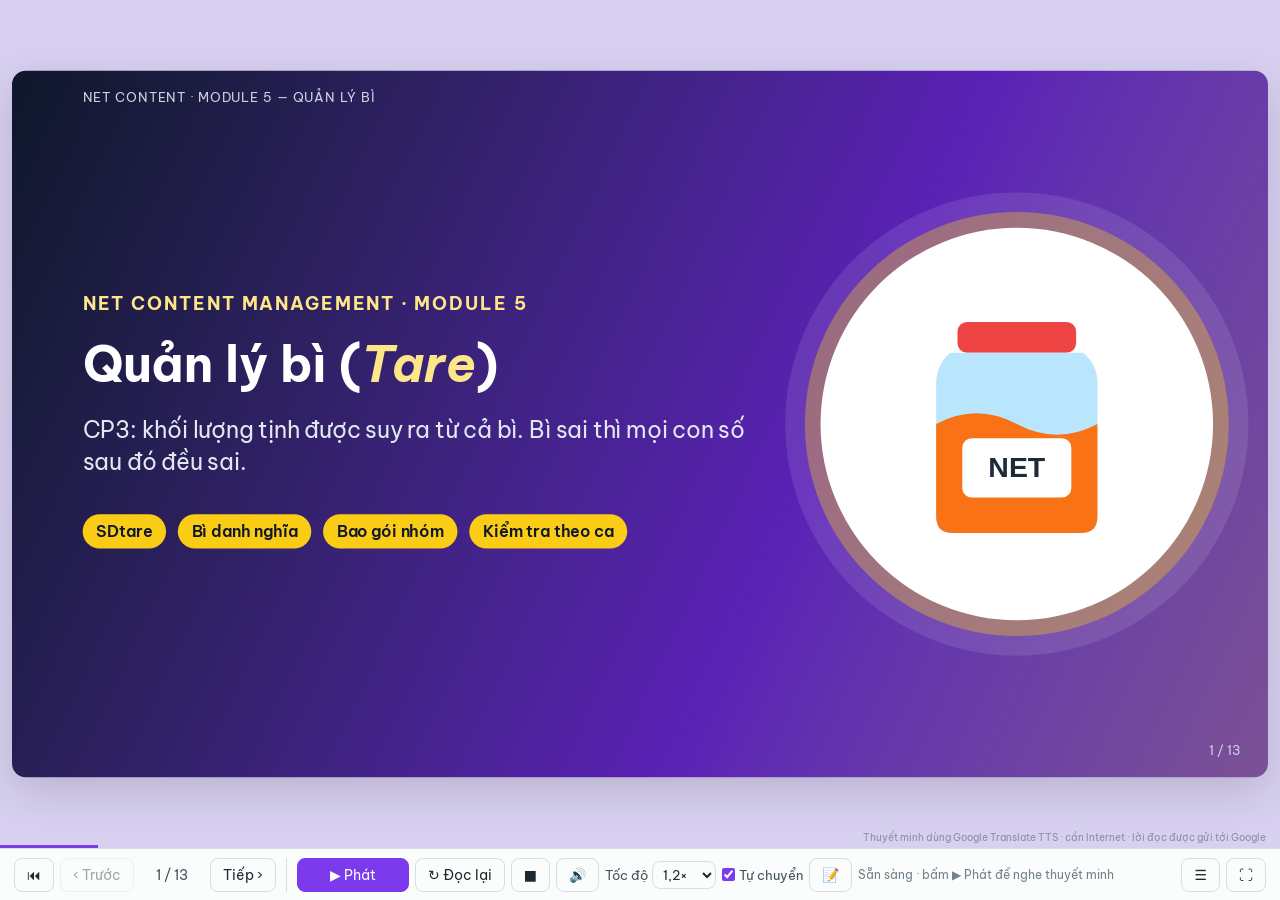
<file: slides/05-quan-ly-bi.html>
<!doctype html>
<html lang="vi">
<head>
<meta charset="utf-8">
<meta name="viewport" content="width=device-width, initial-scale=1">
<meta name="referrer" content="no-referrer">
<title>Net Content 5 · Quản lý bì</title>
<link rel="icon" type="image/png" sizes="32x32" href="../icons/favicon-32.png">
<link rel="icon" type="image/png" sizes="48x48" href="../icons/favicon-48.png">
<link rel="apple-touch-icon" href="../icons/apple-touch-icon.png">
<link rel="manifest" href="../manifest.webmanifest">
<meta name="theme-color" content="#312e81">
<link rel="preconnect" href="https://fonts.googleapis.com">
<link rel="preconnect" href="https://fonts.gstatic.com" crossorigin>
<link href="https://fonts.googleapis.com/css2?family=Be+Vietnam+Pro:ital,wght@0,400;0,600;0,700;0,800;1,400&display=swap" rel="stylesheet">
<link rel="stylesheet" href="deck.css">
</head>
<body class="m5" data-module="Net Content · Module 5 — Quản lý bì">
<div class="deck">

<section class="slide title">
  <div class="hero-art"><img src="art/jar.svg" alt=""></div><div class="eyebrow">Net Content Management · Module 5</div>
  <h1>Quản lý bì (<span class="en">Tare</span>)</h1>
  <div class="sub">CP3: khối lượng tịnh được suy ra từ cả bì. Bì sai thì mọi con số sau đó đều sai.</div>
  <div class="meta"><span class="chip">SDtare</span><span class="chip">Bì danh nghĩa</span><span class="chip">Bao gói nhóm</span><span class="chip">Kiểm tra theo ca</span></div>
</section>

<section class="slide has-art"><img class="corner-art" src="art/jar.svg" alt="">
  <h2>Khi nào phải quản lý bì?</h2>
  <div class="body">
<div class="cols "><div><div class="card warn"><h3>Cần</h3><p>Sản phẩm được cân <b>sau khi</b> đã rót hoặc bọc: gross trừ bì mới ra net.</p></div></div><div><div class="card"><h3>Không cần</h3><p>Sản phẩm được cân <b>trước khi</b> bọc: thanh ngũ cốc, tấm sô-cô-la.</p></div></div></div><div class="formula"><span>Tịnh</span><em>=</em><span>Tổng</span><em>−</em><span>Bì</span></div><div class="callout ">Bao bì là một nguồn biến thiên lớn của quy trình, nên bì là một phần của tuân thủ và là dữ liệu xuất xưởng.</div>
  </div>
</section>

<section class="slide has-art"><img class="corner-art" src="art/jar.svg" alt="">
  <h2>Bì trung bình hay bì riêng từng đơn vị?</h2>
  <div class="body">
<div class="flow" style="--n:3"><div><b>Lấy mẫu</b>Cân 100 bao bì rỗng, tính SD<sub>tare</sub> theo nhóm sản phẩm.</div><div><b>So sánh</b>SD<sub>tare</sub> &lt; TNE/5 ?</div><div><b>Quyết định</b>Có: bì trung bình. Không: bì riêng.</div></div><div class="cards" style="--n:2"><div class="card "><h3>Bì trung bình</h3><p>Phần lớn hộp giấy, túi màng, lon nhỏ.</p></div><div class="card warn"><h3>Bì riêng</h3><p>Hũ thuỷ tinh, lon cỡ lớn (E trên 2 kg).</p></div></div><div class="callout warn">Nghiên cứu do QA thực hiện, lập hồ sơ. Không lấy SD<sub>tare</sub> từ đặc tính của nhà cung cấp.</div>
  </div>
</section>

<section class="slide">
  <h2>SD<sub>tare</sub> phải phản ánh biến thiên thật</h2>
  <div class="body side"><div class="side-text"><ul><li>Trong <b>một lô</b> bao bì.</li><li>Giữa <b>các lô</b> bao bì.</li><li>Do <b>điều kiện bảo quản</b>: ví dụ giấy hút ẩm.</li><li>Lấy ít nhất <b>100 mẫu</b> từ nhiều lô.</li></ul><div class="callout ">Làm việc với nhà cung cấp để giảm biến thiên, nhưng số liệu dùng để kiểm soát là số do nhà máy đo được. Rà soát dữ liệu bì ít nhất mỗi năm.</div></div><div class="side-art"><img src="art/bell.svg" alt=""></div>
  </div>
</section>

<section class="slide has-art"><img class="corner-art" src="art/jar.svg" alt="">
  <h2>Cùng vật liệu, nhiều cỡ</h2>
  <div class="body">
<div class="cols "><div><ul><li>Xác định SD tương đối từ một cỡ.</li><li>Quy đổi sang cỡ khác.</li><li>Xác nhận lại bằng dữ liệu theo dõi.</li></ul></div><div><div class="card"><h3>Ví dụ</h3><p>SD = 0,5 g với bì 200 g → SD tương đối = 0,25%.</p><p>Bì 500 g: 500 × 0,25% = <b>1,25 g</b>.</p></div></div></div>
  </div>
</section>

<section class="slide has-art"><img class="corner-art" src="art/jar.svg" alt="">
  <h2>Bao bì nhiều thành phần</h2>
  <div class="body">
<div class="cols "><div><div class="formula"><span>SD<sub>tare</sub> = √( SD₁² + SD₂² + SD₃² )</span></div><p>Phương sai cộng được, độ lệch chuẩn thì không.</p></div><div><div class="card"><h3>Ví dụ</h3><p>Hộp 0,9 g · Khay 0,3 g · Màng 0,1 g</p><p>√(0,81 + 0,09 + 0,01) = <b>0,95 g</b></p></div></div></div><div class="callout ">Trung bình bì bằng tổng bì trung bình của các thành phần.</div>
  </div>
</section>

<section class="slide has-art"><img class="corner-art" src="art/jar.svg" alt="">
  <h2>Bao gói nhóm: 100 thanh trong một hộp</h2>
  <div class="body">
<div class="cols "><div><div class="formula"><span>SD<sub>tare</sub> = √( SD<sub>hộp</sub>² + 100 × SD<sub>đơn vị</sub>² )</span></div><p>√(0,6² + 100 × 0,2²) = <b>2,09 g</b></p></div><div><div class="card"><h3>Theo dõi</h3><p>Bì danh nghĩa: 10 + 100 × 1 = 110 g.</p><p>Thực tế (9 hộp, 9 đơn vị): 10,2 + 100 × 0,98 = 108,2 g.</p><p>|110 − 108,2| = 1,8 g &lt; 2,09 g → <b>giữ nguyên</b>.</p></div></div></div>
  </div>
</section>

<section class="slide has-art"><img class="corner-art" src="art/jar.svg" alt="">
  <h2>Bao gói dạng dây</h2>
  <div class="body">
<div class="cols "><div><ul><li>Tối thiểu <b>9</b> bao bì rỗng.</li><li>Tối thiểu <b>3</b> dây.</li><li>Ví dụ dây 5 gói: cân 3 dây rỗng là đủ cả hai điều kiện.</li></ul></div><div><div class="callout ">Cân từng dây, rồi quy về từng gói để áp dụng quy tắc kiểm tra bì như bình thường.</div></div></div>
  </div>
</section>

<section class="slide has-art"><img class="corner-art" src="art/jar.svg" alt="">
  <h2>Bì danh nghĩa và kiểm tra hằng ngày</h2>
  <div class="body">
<div class="flow" style="--n:4"><div><b>Khởi tạo</b>Cân ít nhất 30 bao bì từ nhiều lô, lấy trung bình làm bì danh nghĩa.</div><div><b>Cài đặt</b>Nhập vào cân hoặc hệ thống, theo từng định dạng.</div><div><b>Mỗi ca</b>Cân ít nhất 9 bao bì, ra bì thực tế; cả khi đổi lô bao bì nếu có chênh lệch.</div><div><b>So sánh</b>Lệch vượt ngưỡng thì cập nhật.</div></div><div class="formula"><span>|thực tế − danh nghĩa|</span><em>≤</em><span>3 × SD<sub>tare</sub> / √n</span></div><div class="callout ">Với n = 9, ngưỡng đơn giản là <b>SD<sub>tare</sub></b>. Khi đã chứng minh ổn định, có thể điều chỉnh tần suất tại cơ sở.</div>
  </div>
</section>

<section class="slide has-art"><img class="corner-art" src="art/jar.svg" alt="">
  <h2>Ví dụ theo dõi bì</h2>
  <div class="body">
<table class="tbl "><tr><th>Ca</th><th>Giờ</th><th>Thực tế</th><th>Danh nghĩa</th><th>Chênh</th><th>Hành động</th></tr><tr><td>1</td><td>06:00</td><td>10,7</td><td>10,6</td><td>0,1</td><td>Giữ nguyên</td></tr><tr><td>2</td><td>14:00</td><td>10,6</td><td>10,6</td><td>0,0</td><td>Giữ nguyên</td></tr><tr><td>3</td><td>22:00</td><td>10,9</td><td>10,6</td><td><b>0,3</b></td><td><b>Cập nhật thành 10,9</b></td></tr><tr><td>1 (ngày sau)</td><td>06:00</td><td>10,8</td><td>10,9</td><td>0,1</td><td>Giữ nguyên</td></tr></table><div class="callout ">E = 100 g, SD<sub>tare</sub> = 0,2 g, n = 9. Chỉ cập nhật khi chênh vượt 0,2 g, tránh chỉnh theo nhiễu.</div>
  </div>
</section>

<section class="slide has-art"><img class="corner-art" src="art/jar.svg" alt="">
  <h2>Bì riêng từng đơn vị: các cách làm</h2>
  <div class="body">
<div class="cards" style="--n:2"><div class="card "><h3>Cân bì từng đơn vị</h3><p>Dùng cho chuyền rất chậm.</p></div><div class="card "><h3>Cân rỗng, rót, cân lại</h3><p>Tự động hoá cho chuyền nhanh, hoặc đánh dấu một số đơn vị theo tần suất quy định.</p></div><div class="card warn"><h3>Cân phần ruột</h3><p>Đổ sản phẩm ra vật chứa khác và cân, theo tần suất; là phép đo phá huỷ.</p></div><div class="card "><h3>Tự động trên chuyền</h3><p>Cân vỏ trước khi rót, tính net từng đơn vị. Đầu tư cao nhưng tin cậy.</p></div></div>
  </div>
</section>

<section class="slide has-art"><img class="corner-art" src="art/warning.svg" alt="">
  <h2>Bì sai ảnh hưởng thế nào?</h2>
  <div class="body">
<table class="tbl "><tr><th>Sai lệch</th><th>Kết quả đọc</th><th>Hậu quả</th></tr><tr><td>Bì danh nghĩa thấp hơn thực tế</td><td>Net đọc được cao hơn thực</td><td>Nguy cơ <b>thiếu</b> lượng, không tuân thủ</td></tr><tr><td>Bì danh nghĩa cao hơn thực tế</td><td>Net đọc được thấp hơn thực</td><td>Máy bị chỉnh lên, <b>rót dư</b></td></tr></table><div class="callout bad"><b>Ví dụ:</b> E = 500 g, bì danh nghĩa 6 g, bì thực tế 7 g, M<sub>0</sub> ghi nhận 500 g. M<sub>0</sub> thật = 500 − (7 − 6) = <b>499 g</b>: không được xuất xưởng.</div>
  </div>
</section>

<section class="slide">
  <h2>Tóm tắt Module 5</h2>
  <div class="body side"><div class="side-text"><ul><li>Cân sau bao gói là phải quản lý bì.</li><li>SD<sub>tare</sub> &lt; TNE/5 thì dùng bì trung bình; ngược lại dùng bì riêng.</li><li>SD<sub>tare</sub> từ ít nhất 100 mẫu; bì danh nghĩa từ ít nhất 30 mẫu.</li><li>Mỗi ca cân ít nhất 9 bao bì; n = 9 thì ngưỡng là SD<sub>tare</sub>.</li><li>Bì sai làm sai M<sub>0</sub>, nên hồ sơ bì là đầu vào xuất xưởng.</li></ul></div><div class="side-art"><img src="art/stamp.svg" alt=""></div>
  </div>
</section>

</div>
<script src="deck.js"></script>
</body>
</html>
</file>
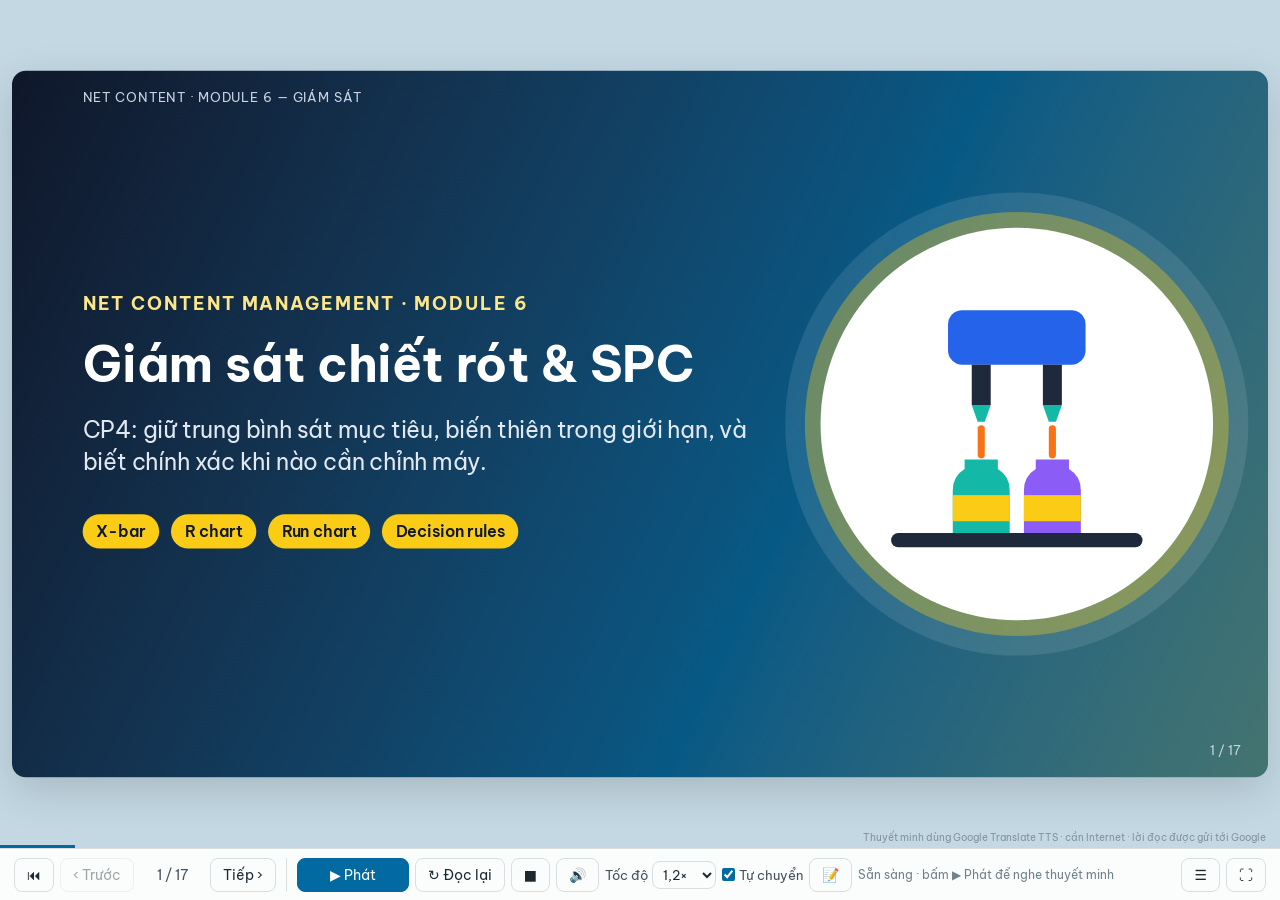
<file: slides/06-giam-sat-chiet-rot.html>
<!doctype html>
<html lang="vi">
<head>
<meta charset="utf-8">
<meta name="viewport" content="width=device-width, initial-scale=1">
<meta name="referrer" content="no-referrer">
<title>Net Content 6 · Giám sát chiết rót &amp; SPC</title>
<link rel="icon" type="image/png" sizes="32x32" href="../icons/favicon-32.png">
<link rel="icon" type="image/png" sizes="48x48" href="../icons/favicon-48.png">
<link rel="apple-touch-icon" href="../icons/apple-touch-icon.png">
<link rel="manifest" href="../manifest.webmanifest">
<meta name="theme-color" content="#312e81">
<link rel="preconnect" href="https://fonts.googleapis.com">
<link rel="preconnect" href="https://fonts.gstatic.com" crossorigin>
<link href="https://fonts.googleapis.com/css2?family=Be+Vietnam+Pro:ital,wght@0,400;0,600;0,700;0,800;1,400&display=swap" rel="stylesheet">
<link rel="stylesheet" href="deck.css">
</head>
<body class="m6" data-module="Net Content · Module 6 — Giám sát">
<div class="deck">

<section class="slide title">
  <div class="hero-art"><img src="art/filler.svg" alt=""></div><div class="eyebrow">Net Content Management · Module 6</div>
  <h1>Giám sát chiết rót & SPC</h1>
  <div class="sub">CP4: giữ trung bình sát mục tiêu, biến thiên trong giới hạn, và biết chính xác khi nào cần chỉnh máy.</div>
  <div class="meta"><span class="chip">X-bar</span><span class="chip">R chart</span><span class="chip">Run chart</span><span class="chip">Decision rules</span></div>
</section>

<section class="slide has-art"><img class="corner-art" src="art/filler.svg" alt="">
  <h2>Các yếu tố phải theo dõi</h2>
  <div class="body">
<table class="tbl "><tr><th>Nhóm</th><th>Yếu tố</th><th>Với cân tĩnh</th><th>Với checkweigher</th></tr><tr><td>Tiên quyết</td><td>Thiết bị cân</td><td>Quả chuẩn</td><td>Biểu đồ MoD</td></tr><tr><td>Tiên quyết</td><td>Bì</td><td>Cân bao bì rỗng</td><td>Cân bao bì rỗng</td></tr><tr><td>Net</td><td>Trung bình</td><td>Biểu đồ X-bar</td><td>Run chart trung bình</td></tr><tr><td>Net</td><td>Biến thiên</td><td>Biểu đồ R</td><td>Run chart S<sub>p</sub></td></tr><tr><td>Net</td><td>Căn chỉnh đầu chiết</td><td>Thử đầu chiết</td><td>Thử đầu chiết</td></tr></table>
  </div>
</section>

<section class="slide has-art"><img class="corner-art" src="art/warning.svg" alt="">
  <h2>Hiệu ứng Deming: đừng chỉnh quá tay</h2>
  <div class="body">
<div class="statement"><span>Chỉnh càng nhiều, biến thiên càng lớn<small>Điều chỉnh theo từng điểm dữ liệu là phản ứng với nhiễu ngẫu nhiên. Quy trình ổn định cần được để yên.</small></span></div><div class="callout ">Vì vậy cần biểu đồ kiểm soát: nó phân biệt <b>biến thiên tự nhiên</b> với <b>tín hiệu thật</b>.</div>
  </div>
</section>

<section class="slide has-art"><img class="corner-art" src="art/filler.svg" alt="">
  <h2>Máy phải có năng lực trước khi giám sát</h2>
  <div class="body">
<div class="cards" style="--n:3"><div class="card "><h3>Hiệu chỉnh thiết bị điều chỉnh</h3><p>Biết mỗi nấc chỉnh thay đổi bao nhiêu gam.</p></div><div class="card "><h3>Phép thử năng lực máy</h3><p>Xác định S<sub>m</sub> khi đầu chiết đã căn chỉnh. Khi vận hành thử, sau sửa chữa, và rà soát hằng năm.</p></div><div class="card "><h3>Thử đầu chiết</h3><p>Kiểm tra nhanh các đầu chiết có đồng đều, khi S<sub>p</sub> tăng hoặc sau khi thay.</p></div></div><div class="callout ">Nguyên tắc đích: phân bố lượng gần phân bố chuẩn. Dùng biểu đồ tần suất để xác nhận theo tần suất cơ sở tự đặt.</div>
  </div>
</section>

<section class="slide has-art"><img class="corner-art" src="art/filler.svg" alt="">
  <h2>Nguồn biến thiên và công cụ</h2>
  <div class="body">
<table class="tbl "><tr><th>Nguồn</th><th>Biểu hiện</th><th>Công cụ</th></tr><tr><td>Đầu chiết lệch nhau</td><td>S<sub>p</sub> tăng, trung bình vẫn ổn</td><td>Thử đầu chiết</td></tr><tr><td>Máy với sản phẩm</td><td>S<sub>m</sub> cao từ đầu</td><td>Phép thử năng lực máy</td></tr><tr><td>Tính chất sản phẩm</td><td>S<sub>p</sub> trôi theo thời gian (tỷ trọng bột, độ nhớt)</td><td>SPC trên đặc tính sản phẩm</td></tr><tr><td>Bảo trì</td><td>Dao động đột ngột</td><td>Kế hoạch bảo trì</td></tr><tr><td>Thao tác, ca kíp</td><td>Khác biệt giữa ca</td><td>Đào tạo, biểu đồ dùng chung</td></tr></table>
  </div>
</section>

<section class="slide">
  <h2>Biểu đồ X-bar là gì?</h2>
  <div class="body">
<div class="cols w6040"><div><svg class="chart" viewBox="0 0 600 320" role="img" aria-label="Biểu đồ X-bar"><rect x="74.0" y="14.0" width="508.0" height="29.5" rx="0" style="fill:var(--bad-soft);opacity:1"/><rect x="74.0" y="43.5" width="508.0" height="35.2" rx="0" style="fill:var(--warn-soft);opacity:1"/><rect x="74.0" y="219.3" width="508.0" height="35.2" rx="0" style="fill:var(--warn-soft);opacity:1"/><rect x="74.0" y="254.5" width="508.0" height="29.5" rx="0" style="fill:var(--bad-soft);opacity:1"/><line x1="74.0" y1="43.5" x2="582.0" y2="43.5" style="stroke:var(--bad);stroke-width:2"/><line x1="74.0" y1="78.7" x2="582.0" y2="78.7" style="stroke:var(--warn);stroke-width:2" stroke-dasharray="6 4"/><line x1="74.0" y1="149.0" x2="582.0" y2="149.0" style="stroke:var(--brand);stroke-width:2.5"/><text x="68.0" y="48.5" text-anchor="end" style="fill:var(--bad);font-size:14px;font-weight:700">CL</text><text x="68.0" y="83.7" text-anchor="end" style="fill:var(--warn);font-size:14px;font-weight:700">WL</text><text x="68.0" y="154.0" text-anchor="end" style="fill:var(--brand);font-size:14px;font-weight:700">M</text><line x1="74.0" y1="254.5" x2="582.0" y2="254.5" style="stroke:var(--bad);stroke-width:2"/><line x1="74.0" y1="219.3" x2="582.0" y2="219.3" style="stroke:var(--warn);stroke-width:2" stroke-dasharray="6 4"/><text x="68.0" y="259.5" text-anchor="end" style="fill:var(--bad);font-size:14px;font-weight:700">CL</text><text x="68.0" y="224.3" text-anchor="end" style="fill:var(--warn);font-size:14px;font-weight:700">WL</text><path d="M95.2 142.0 L137.5 173.6 L179.8 110.3 L222.2 134.9 L264.5 191.2 L306.8 127.9 L349.2 159.5 L391.5 99.8 L433.8 166.6 L476.2 145.5 L518.5 120.9 L560.8 180.6" style="stroke:var(--ink-2);stroke-width:2;fill:none;fill-opacity:1"/><circle cx="95.2" cy="142.0" r="4.5" style="fill:var(--ink)"/><circle cx="137.5" cy="173.6" r="4.5" style="fill:var(--ink)"/><circle cx="179.8" cy="110.3" r="4.5" style="fill:var(--ink)"/><circle cx="222.2" cy="134.9" r="4.5" style="fill:var(--ink)"/><circle cx="264.5" cy="191.2" r="4.5" style="fill:var(--ink)"/><circle cx="306.8" cy="127.9" r="4.5" style="fill:var(--ink)"/><circle cx="349.2" cy="159.5" r="4.5" style="fill:var(--ink)"/><circle cx="391.5" cy="99.8" r="4.5" style="fill:var(--ink)"/><circle cx="433.8" cy="166.6" r="4.5" style="fill:var(--ink)"/><circle cx="476.2" cy="145.5" r="4.5" style="fill:var(--ink)"/><circle cx="518.5" cy="120.9" r="4.5" style="fill:var(--ink)"/><circle cx="560.8" cy="180.6" r="4.5" style="fill:var(--ink)"/><text x="95.2" y="310.0" text-anchor="middle" style="fill:var(--ink-2);font-size:13px;font-weight:400">8:00</text><text x="264.5" y="310.0" text-anchor="middle" style="fill:var(--ink-2);font-size:13px;font-weight:400">9:00</text><text x="433.8" y="310.0" text-anchor="middle" style="fill:var(--ink-2);font-size:13px;font-weight:400">10:00</text></svg></div><div><ul><li>Mỗi điểm là <b>trung bình của n đơn vị</b>.</li><li>Đường giữa: M.</li><li>Vì trung bình chỉ là ước lượng, phải có giới hạn.</li><li>Giới hạn nói về <b>quy trình</b>, không phải dung sai pháp luật.</li></ul></div></div>
  </div>
</section>

<section class="slide has-art"><img class="corner-art" src="art/chart.svg" alt="">
  <h2>Tính giới hạn biểu đồ</h2>
  <div class="body">
<div class="cols"><div><div class="formula"><span>CL = M ± 3 × S<sub>m</sub> / √n</span></div></div><div><div class="formula"><span>WL = M ± 2 × S<sub>m</sub> / √n</span></div></div></div><ul><li>Giới hạn tính từ <b>S<sub>m</sub></b>, biến thiên ngắn hạn của máy với sản phẩm.</li><li>n là cỡ mẫu mỗi lần lấy, thường 3 đến 8.</li></ul><div class="callout "><b>Ví dụ:</b> M = 500 g, S<sub>m</sub> = 3 g, n = 4: CL = 500 ± 4,5 g; WL = 500 ± 3 g.</div>
  </div>
</section>

<section class="slide has-art"><img class="corner-art" src="art/filler.svg" alt="">
  <h2>Lấy mẫu với cân tĩnh</h2>
  <div class="body">
<div class="cols "><div><div class="cards" style="--n:1"><div class="card "><h3>Cỡ mẫu mỗi lần</h3><p>3 đến 8 đơn vị. Trên 8 đơn vị thì dùng S-chart thay R-chart.</p></div><div class="card "><h3>Tần suất</h3><p>Theo năng lực chuyền và khối lượng công việc, nhưng phải phát hiện được dịch chuyển kịp thời.</p></div></div></div><div><table class="tbl "><tr><th>Thời lượng sản xuất</th><th>Tổng số đơn vị mỗi lô</th></tr><tr><td>Trên 2 giờ</td><td>Ít nhất <b>90</b></td></tr><tr><td>Từ 2 giờ trở xuống</td><td>Ít nhất <b>30</b></td></tr></table><p class="small">Áp dụng số lớn hơn nếu luật nước bán yêu cầu nhiều hơn.</p></div></div><div class="callout ">Hiệu quả kiểm soát đo bằng <b>thời gian trung bình đến tín hiệu</b> (ATS): dịch chuyển càng nhỏ, càng lâu phát hiện.</div>
  </div>
</section>

<section class="slide">
  <h2>Đọc biểu đồ: trung bình lệch</h2>
  <div class="body">
<div class="cols "><div><svg class="chart" viewBox="0 0 500 290" role="img" aria-label="Trung bình thấp"><rect x="74.0" y="14.0" width="408.0" height="26.2" rx="0" style="fill:var(--bad-soft);opacity:1"/><rect x="74.0" y="40.2" width="408.0" height="31.2" rx="0" style="fill:var(--warn-soft);opacity:1"/><rect x="74.0" y="196.5" width="408.0" height="31.2" rx="0" style="fill:var(--warn-soft);opacity:1"/><rect x="74.0" y="227.8" width="408.0" height="26.2" rx="0" style="fill:var(--bad-soft);opacity:1"/><line x1="74.0" y1="40.2" x2="482.0" y2="40.2" style="stroke:var(--bad);stroke-width:2"/><line x1="74.0" y1="71.5" x2="482.0" y2="71.5" style="stroke:var(--warn);stroke-width:2" stroke-dasharray="6 4"/><line x1="74.0" y1="134.0" x2="482.0" y2="134.0" style="stroke:var(--brand);stroke-width:2.5"/><text x="68.0" y="45.2" text-anchor="end" style="fill:var(--bad);font-size:14px;font-weight:700">CL</text><text x="68.0" y="76.5" text-anchor="end" style="fill:var(--warn);font-size:14px;font-weight:700">WL</text><text x="68.0" y="139.0" text-anchor="end" style="fill:var(--brand);font-size:14px;font-weight:700">M</text><line x1="74.0" y1="227.8" x2="482.0" y2="227.8" style="stroke:var(--bad);stroke-width:2"/><line x1="74.0" y1="196.5" x2="482.0" y2="196.5" style="stroke:var(--warn);stroke-width:2" stroke-dasharray="6 4"/><text x="68.0" y="232.8" text-anchor="end" style="fill:var(--bad);font-size:14px;font-weight:700">CL</text><text x="68.0" y="201.5" text-anchor="end" style="fill:var(--warn);font-size:14px;font-weight:700">WL</text><path d="M99.5 121.5 L150.5 143.4 L201.5 162.1 L252.5 177.8 L303.5 205.9 L354.5 212.1 L405.5 193.4 L456.5 218.4" style="stroke:var(--ink-2);stroke-width:2;fill:none;fill-opacity:1"/><circle cx="99.5" cy="121.5" r="4.5" style="fill:var(--ink)"/><circle cx="150.5" cy="143.4" r="4.5" style="fill:var(--ink)"/><circle cx="201.5" cy="162.1" r="4.5" style="fill:var(--ink)"/><circle cx="252.5" cy="177.8" r="4.5" style="fill:var(--ink)"/><circle cx="303.5" cy="205.9" r="7" style="fill:var(--bad)"/><circle cx="354.5" cy="212.1" r="7" style="fill:var(--bad)"/><circle cx="405.5" cy="193.4" r="4.5" style="fill:var(--ink)"/><circle cx="456.5" cy="218.4" r="4.5" style="fill:var(--ink)"/><text x="303.5" y="231.9" text-anchor="middle" style="fill:var(--bad);font-size:14px;font-weight:700"></text><text x="354.5" y="238.1" text-anchor="middle" style="fill:var(--bad);font-size:14px;font-weight:700">Quy tắc 2</text></svg></div><div><svg class="chart" viewBox="0 0 500 290" role="img" aria-label="Trung bình cao"><rect x="74.0" y="14.0" width="408.0" height="26.2" rx="0" style="fill:var(--bad-soft);opacity:1"/><rect x="74.0" y="40.2" width="408.0" height="31.2" rx="0" style="fill:var(--warn-soft);opacity:1"/><rect x="74.0" y="196.5" width="408.0" height="31.2" rx="0" style="fill:var(--warn-soft);opacity:1"/><rect x="74.0" y="227.8" width="408.0" height="26.2" rx="0" style="fill:var(--bad-soft);opacity:1"/><line x1="74.0" y1="40.2" x2="482.0" y2="40.2" style="stroke:var(--bad);stroke-width:2"/><line x1="74.0" y1="71.5" x2="482.0" y2="71.5" style="stroke:var(--warn);stroke-width:2" stroke-dasharray="6 4"/><line x1="74.0" y1="134.0" x2="482.0" y2="134.0" style="stroke:var(--brand);stroke-width:2.5"/><text x="68.0" y="45.2" text-anchor="end" style="fill:var(--bad);font-size:14px;font-weight:700">CL</text><text x="68.0" y="76.5" text-anchor="end" style="fill:var(--warn);font-size:14px;font-weight:700">WL</text><text x="68.0" y="139.0" text-anchor="end" style="fill:var(--brand);font-size:14px;font-weight:700">M</text><line x1="74.0" y1="227.8" x2="482.0" y2="227.8" style="stroke:var(--bad);stroke-width:2"/><line x1="74.0" y1="196.5" x2="482.0" y2="196.5" style="stroke:var(--warn);stroke-width:2" stroke-dasharray="6 4"/><text x="68.0" y="232.8" text-anchor="end" style="fill:var(--bad);font-size:14px;font-weight:700">CL</text><text x="68.0" y="201.5" text-anchor="end" style="fill:var(--warn);font-size:14px;font-weight:700">WL</text><path d="M99.5 140.2 L150.5 118.4 L201.5 109.0 L252.5 87.1 L303.5 59.0 L354.5 52.7 L405.5 68.4 L456.5 46.5" style="stroke:var(--ink-2);stroke-width:2;fill:none;fill-opacity:1"/><circle cx="99.5" cy="140.2" r="4.5" style="fill:var(--ink)"/><circle cx="150.5" cy="118.4" r="4.5" style="fill:var(--ink)"/><circle cx="201.5" cy="109.0" r="4.5" style="fill:var(--ink)"/><circle cx="252.5" cy="87.1" r="4.5" style="fill:var(--ink)"/><circle cx="303.5" cy="59.0" r="7" style="fill:var(--bad)"/><circle cx="354.5" cy="52.7" r="7" style="fill:var(--bad)"/><circle cx="405.5" cy="68.4" r="4.5" style="fill:var(--ink)"/><circle cx="456.5" cy="46.5" r="4.5" style="fill:var(--ink)"/><text x="303.5" y="46.0" text-anchor="middle" style="fill:var(--bad);font-size:14px;font-weight:700"></text><text x="354.5" y="39.7" text-anchor="middle" style="fill:var(--bad);font-size:14px;font-weight:700">Quy tắc 2</text></svg></div></div><div class="cols "><div><div class="callout bad"><b>Thấp:</b> rủi ro tuân thủ. Chỉnh tăng.</div></div><div><div class="callout warn"><b>Cao:</b> rót dư. Chỉnh giảm.</div></div></div>
  </div>
</section>

<section class="slide has-art"><img class="corner-art" src="art/chart.svg" alt="">
  <h2>Đọc biểu đồ: 5 quy tắc</h2>
  <div class="body">
<table class="tbl "><tr><th>#</th><th>Tín hiệu</th><th>Ý nghĩa thường gặp</th></tr><tr><td>1</td><td>Một điểm ngoài CL</td><td>Dịch chuyển hoặc biến thiên tăng</td></tr><tr><td>2</td><td>Hai điểm liên tiếp trong vùng cảnh báo, cùng phía</td><td>Dịch chuyển: chỉnh trung bình</td></tr><tr><td>3</td><td>Hai điểm trong vùng cảnh báo, hai phía đối diện</td><td>Biến thiên tăng: kiểm tra sản phẩm, đầu chiết</td></tr><tr><td>4</td><td>10 điểm liên tiếp cùng phía đường giữa</td><td>Dịch chuyển nhỏ, bền</td></tr><tr><td>5</td><td>7 điểm liên tiếp tăng hoặc giảm</td><td>Xu hướng trôi</td></tr></table><div class="callout ">Xử lý tín hiệu mạnh trước (quy tắc 1 trước quy tắc 5). Trên biểu đồ R chỉ dùng quy tắc 1.</div>
  </div>
</section>

<section class="slide">
  <h2>Khi biến thiên tăng</h2>
  <div class="body">
<div class="cols w6040"><div><svg class="chart" viewBox="0 0 540 300" role="img" aria-label="Biểu đồ dao động mạnh"><rect x="74.0" y="14.0" width="448.0" height="27.3" rx="0" style="fill:var(--bad-soft);opacity:1"/><rect x="74.0" y="41.3" width="448.0" height="32.6" rx="0" style="fill:var(--warn-soft);opacity:1"/><rect x="74.0" y="204.1" width="448.0" height="32.6" rx="0" style="fill:var(--warn-soft);opacity:1"/><rect x="74.0" y="236.7" width="448.0" height="27.3" rx="0" style="fill:var(--bad-soft);opacity:1"/><line x1="74.0" y1="41.3" x2="522.0" y2="41.3" style="stroke:var(--bad);stroke-width:2"/><line x1="74.0" y1="73.9" x2="522.0" y2="73.9" style="stroke:var(--warn);stroke-width:2" stroke-dasharray="6 4"/><line x1="74.0" y1="139.0" x2="522.0" y2="139.0" style="stroke:var(--brand);stroke-width:2.5"/><text x="68.0" y="46.3" text-anchor="end" style="fill:var(--bad);font-size:14px;font-weight:700">CL</text><text x="68.0" y="78.9" text-anchor="end" style="fill:var(--warn);font-size:14px;font-weight:700">WL</text><text x="68.0" y="144.0" text-anchor="end" style="fill:var(--brand);font-size:14px;font-weight:700">M</text><line x1="74.0" y1="236.7" x2="522.0" y2="236.7" style="stroke:var(--bad);stroke-width:2"/><line x1="74.0" y1="204.1" x2="522.0" y2="204.1" style="stroke:var(--warn);stroke-width:2" stroke-dasharray="6 4"/><text x="68.0" y="241.7" text-anchor="end" style="fill:var(--bad);font-size:14px;font-weight:700">CL</text><text x="68.0" y="209.1" text-anchor="end" style="fill:var(--warn);font-size:14px;font-weight:700">WL</text><path d="M102.0 122.7 L158.0 165.0 L214.0 99.9 L270.0 187.8 L326.0 64.1 L382.0 217.1 L438.0 67.4 L494.0 223.6" style="stroke:var(--ink-2);stroke-width:2;fill:none;fill-opacity:1"/><circle cx="102.0" cy="122.7" r="4.5" style="fill:var(--ink)"/><circle cx="158.0" cy="165.0" r="4.5" style="fill:var(--ink)"/><circle cx="214.0" cy="99.9" r="4.5" style="fill:var(--ink)"/><circle cx="270.0" cy="187.8" r="4.5" style="fill:var(--ink)"/><circle cx="326.0" cy="64.1" r="7" style="fill:var(--bad)"/><circle cx="382.0" cy="217.1" r="7" style="fill:var(--bad)"/><circle cx="438.0" cy="67.4" r="4.5" style="fill:var(--ink)"/><circle cx="494.0" cy="223.6" r="4.5" style="fill:var(--ink)"/><text x="326.0" y="51.1" text-anchor="middle" style="fill:var(--bad);font-size:14px;font-weight:700"></text><text x="382.0" y="243.1" text-anchor="middle" style="fill:var(--bad);font-size:14px;font-weight:700">Quy tắc 3</text></svg></div><div><h3>Kiểm tra theo thứ tự</h3><ul><li>Thiết bị trước: van, ống nối, độ dính, hỏng hóc.</li><li>Sau đó thử đầu chiết.</li><li>Tính chất sản phẩm: tỷ trọng bột, nhiệt độ.</li><li>Nghi ngờ thì ghi chú lại.</li></ul><div class="callout ">Xây dựng <b>kế hoạch hành động khi mất kiểm soát</b> (OCAP) và sơ đồ xương cá cho từng chuyền.</div></div></div>
  </div>
</section>

<section class="slide has-art"><img class="corner-art" src="art/chart.svg" alt="">
  <h2>Biểu đồ R: vì sao cần?</h2>
  <div class="body">
<div class="cols "><div><table class="tbl "><tr><th>n</th><th>D<sub>4</sub></th><th>d<sub>2</sub></th><th>D<sub>4</sub> × d<sub>2</sub></th></tr><tr><td>3</td><td>2,574</td><td>1,693</td><td>4,357</td></tr><tr><td>4</td><td>2,282</td><td>2,059</td><td>4,699</td></tr><tr><td>5</td><td>2,115</td><td>2,326</td><td>4,919</td></tr><tr><td>6</td><td>2,004</td><td>2,534</td><td>5,078</td></tr><tr><td>8</td><td>1,864</td><td>2,847</td><td>5,306</td></tr><tr><td>12</td><td>1,717</td><td>3,258</td><td>5,593</td></tr></table></div><div><ul><li>Phát hiện <b>S<sub>m</sub> tăng</b> dù trung bình vẫn trong giới hạn, ví dụ đầu chiết lệch.</li></ul><div class="formula"><span>UCL<sub>R</sub> = S<sub>m</sub> × D<sub>4</sub> × d<sub>2</sub></span></div><div class="callout warn"><b>Ví dụ:</b> 12 đầu chiết, S<sub>m</sub> = 0,1 g → UCL = 0,559 g. Đo min 2,45, max 3,25: R = 0,80 g vượt giới hạn, cần thử đầu chiết.</div></div></div>
  </div>
</section>

<section class="slide has-art"><img class="corner-art" src="art/filler.svg" alt="">
  <h2>Lô ngắn: ba cách xử lý</h2>
  <div class="body">
<div class="cards" style="--n:3"><div class="card "><h3>Dùng checkweigher</h3><p>Ưu tiên nhất nhưng cần đầu tư.</p></div><div class="card warn"><h3>Gộp lô trong ngày</h3><p>Chỉ khi thay đổi nhỏ (như đổi nhãn) và không khác biệt đáng kể giữa các lô. Cần quy trình đảm bảo truy xuất.</p></div><div class="card "><h3>Lấy mẫu ở kho</h3><p>Bổ sung cho đủ số lượng, trải đều toàn lô.</p></div></div><div class="callout ">Giới hạn biểu đồ không phải dữ liệu cố định: cập nhật khi S<sub>m</sub>, S<sub>ref</sub> hoặc M thay đổi, rà soát mẫu biểu ít nhất mỗi năm.</div>
  </div>
</section>

<section class="slide">
  <h2>Giám sát với checkweigher: run chart</h2>
  <div class="body">
<div class="cols w6040"><div><svg class="chart" viewBox="0 0 560 280" role="img" aria-label="Run chart trung bình tích luỹ"><rect x="74.0" y="14.0" width="468.0" height="25.2" rx="0" style="fill:var(--bad-soft);opacity:1"/><rect x="74.0" y="39.2" width="468.0" height="46.7" rx="0" style="fill:var(--warn-soft);opacity:1"/><rect x="74.0" y="172.1" width="468.0" height="46.7" rx="0" style="fill:var(--warn-soft);opacity:1"/><rect x="74.0" y="218.8" width="468.0" height="25.2" rx="0" style="fill:var(--bad-soft);opacity:1"/><line x1="74.0" y1="39.2" x2="542.0" y2="39.2" style="stroke:var(--bad);stroke-width:2"/><line x1="74.0" y1="85.9" x2="542.0" y2="85.9" style="stroke:var(--warn);stroke-width:2" stroke-dasharray="6 4"/><line x1="74.0" y1="129.0" x2="542.0" y2="129.0" style="stroke:var(--brand);stroke-width:2.5"/><text x="68.0" y="44.2" text-anchor="end" style="fill:var(--bad);font-size:14px;font-weight:700"></text><text x="68.0" y="90.9" text-anchor="end" style="fill:var(--warn);font-size:14px;font-weight:700"></text><text x="68.0" y="134.0" text-anchor="end" style="fill:var(--brand);font-size:14px;font-weight:700">M</text><line x1="74.0" y1="218.8" x2="542.0" y2="218.8" style="stroke:var(--bad);stroke-width:2"/><line x1="74.0" y1="172.1" x2="542.0" y2="172.1" style="stroke:var(--warn);stroke-width:2" stroke-dasharray="6 4"/><text x="68.0" y="223.8" text-anchor="end" style="fill:var(--bad);font-size:14px;font-weight:700"></text><text x="68.0" y="177.1" text-anchor="end" style="fill:var(--warn);font-size:14px;font-weight:700"></text><path d="M97.4 164.9 L144.2 143.4 L191.0 125.4 L237.8 118.2 L284.6 121.8 L331.4 114.6 L378.2 118.2 L425.0 116.4 L471.8 118.2 L518.6 117.5" style="stroke:var(--ink-2);stroke-width:2;fill:none;fill-opacity:1"/><circle cx="97.4" cy="164.9" r="4.5" style="fill:var(--ink)"/><circle cx="144.2" cy="143.4" r="4.5" style="fill:var(--ink)"/><circle cx="191.0" cy="125.4" r="4.5" style="fill:var(--ink)"/><circle cx="237.8" cy="118.2" r="4.5" style="fill:var(--ink)"/><circle cx="284.6" cy="121.8" r="4.5" style="fill:var(--ink)"/><circle cx="331.4" cy="114.6" r="4.5" style="fill:var(--ink)"/><circle cx="378.2" cy="118.2" r="4.5" style="fill:var(--ink)"/><circle cx="425.0" cy="116.4" r="4.5" style="fill:var(--ink)"/><circle cx="471.8" cy="118.2" r="4.5" style="fill:var(--ink)"/><circle cx="518.6" cy="117.5" r="4.5" style="fill:var(--ink)"/></svg></div><div><ul><li><b>Trung bình kỳ</b> (ví dụ 15 phút): để chỉnh quy trình.</li><li><b>Trung bình tích luỹ M<sub>i</sub></b>: tình trạng tuân thủ của lô, phải ≥ M khi kết thúc.</li><li><b>S<sub>pi</sub> tích luỹ</b>: phải ≤ S<sub>ref</sub>; vượt thì thử đầu chiết.</li></ul></div></div><div class="callout ">100% đơn vị được cân, nên không cần kế hoạch lấy mẫu. Thống kê lưu định kỳ và theo số lượng đơn vị.</div>
  </div>
</section>

<section class="slide has-art"><img class="corner-art" src="art/conveyor.svg" alt="">
  <h2>Đọc phiếu thống kê của checkweigher</h2>
  <div class="body">
<table class="tbl "><tr><th>Chỉ tiêu</th><th>Ví dụ</th><th>Dùng để</th></tr><tr><td>Tổng số kiểm tra</td><td>684</td><td>Đối chiếu sản lượng</td></tr><tr><td>Chấp nhận / Loại</td><td>682 / 2</td><td>Tính tỷ lệ loại</td></tr><tr><td>Dưới TU<sub>1</sub> / TU<sub>2</sub></td><td>0 / 0</td><td>So với yêu cầu luật</td></tr><tr><td>Trung bình</td><td>100,55 g</td><td>So với M</td></tr><tr><td>Độ lệch chuẩn</td><td>1,14 g</td><td>So với S<sub>ref</sub></td></tr></table><div class="callout ">Trung bình và SD tính trên <b>mọi đơn vị đã cân</b>, kể cả đơn vị bị loại. Nếu máy không nối hệ thống, in phiếu cuối lô và lưu kèm hồ sơ.</div>
  </div>
</section>

<section class="slide has-art"><img class="corner-art" src="art/filler.svg" alt="">
  <h2>Vòng phản hồi và trường hợp đặc biệt</h2>
  <div class="body">
<div class="cards" style="--n:2"><div class="card "><h3>Vòng phản hồi</h3><p>Checkweigher tự gửi lệnh chỉnh về máy chiết. Giúp giảm biến thiên, nhưng người vận hành vẫn phải xem run chart.</p></div><div class="card warn"><h3>Luật không chấp nhận dữ liệu CW</h3><p>Dùng thêm cân tĩnh theo kế hoạch song song và xuất xưởng bằng dữ liệu đó. Checkweigher chỉ để loại hàng thiếu.</p></div><div class="card "><h3>Cân trước khi bọc / đầu chiết trọng lượng</h3><p>Phải chứng minh được đáp ứng luật; có nơi cần cơ quan chấp thuận (tham khảo WELMEC 6.4).</p></div><div class="card warn"><h3>Cân tay 100% không tự ghi</h3><p>Phải có bằng chứng quy trình trong kiểm soát; nếu không thì dùng SPC như lấy mẫu.</p></div></div>
  </div>
</section>

<section class="slide">
  <h2>Tóm tắt Module 6</h2>
  <div class="body side"><div class="side-text"><ul><li>Không chỉnh theo từng điểm: hãy dùng quy tắc biểu đồ.</li><li>X-bar cho trung bình, R cho biến thiên, giới hạn từ S<sub>m</sub>.</li><li>Cân tĩnh: ít nhất 90 đơn vị/lô (lô ≤ 2 giờ: 30).</li><li>Checkweigher: run chart trung bình và S<sub>p</sub>, đích M<sub>i</sub> ≥ M, S<sub>pi</sub> ≤ S<sub>ref</sub>.</li><li>Mọi vi phạm đều dẫn tới điều tra và ghi nhận.</li></ul></div><div class="side-art"><img src="art/stamp.svg" alt=""></div>
  </div>
</section>

</div>
<script src="deck.js"></script>
</body>
</html>
</file>
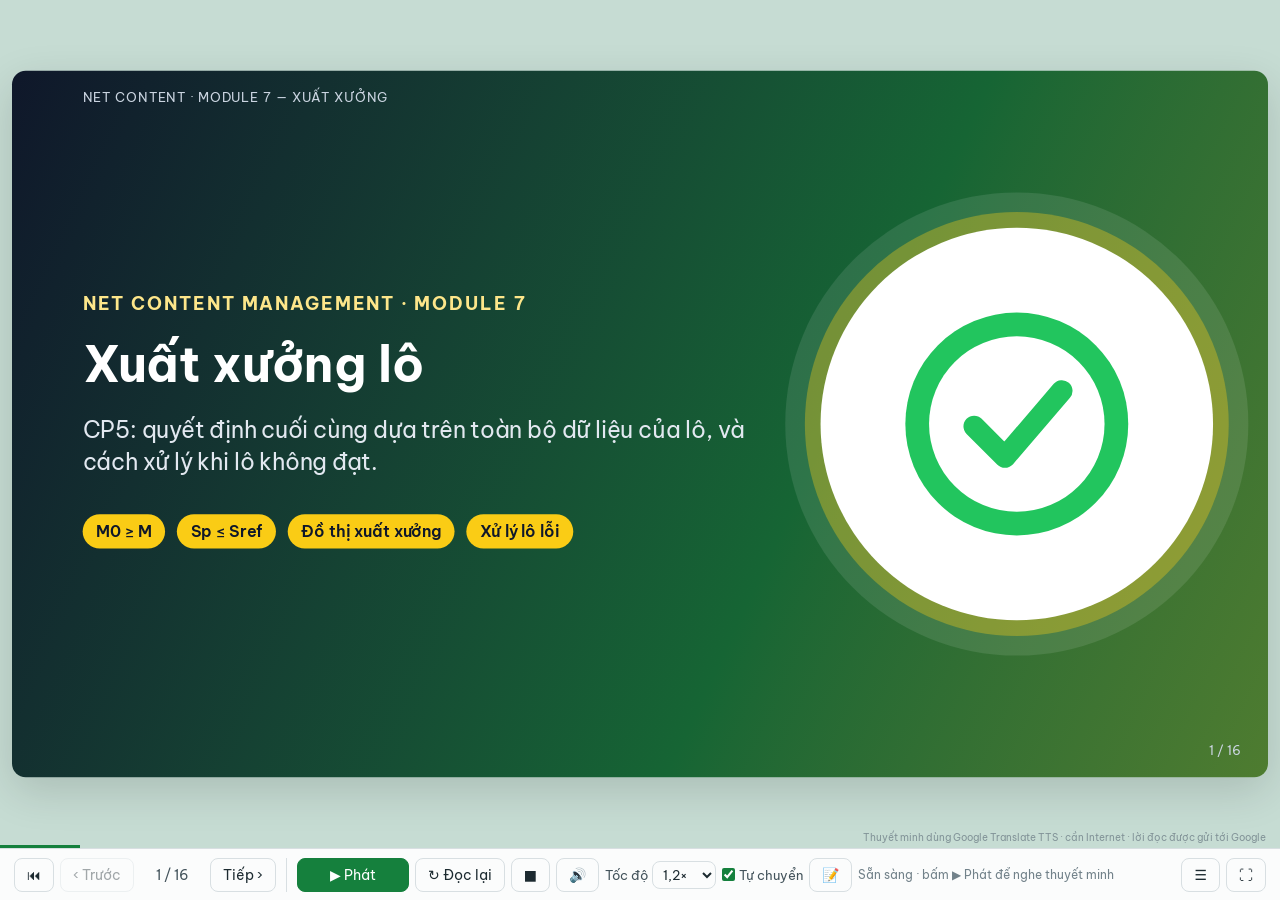
<file: slides/07-xuat-xuong.html>
<!doctype html>
<html lang="vi">
<head>
<meta charset="utf-8">
<meta name="viewport" content="width=device-width, initial-scale=1">
<meta name="referrer" content="no-referrer">
<title>Net Content 7 · Xuất xưởng lô</title>
<link rel="icon" type="image/png" sizes="32x32" href="../icons/favicon-32.png">
<link rel="icon" type="image/png" sizes="48x48" href="../icons/favicon-48.png">
<link rel="apple-touch-icon" href="../icons/apple-touch-icon.png">
<link rel="manifest" href="../manifest.webmanifest">
<meta name="theme-color" content="#312e81">
<link rel="preconnect" href="https://fonts.googleapis.com">
<link rel="preconnect" href="https://fonts.gstatic.com" crossorigin>
<link href="https://fonts.googleapis.com/css2?family=Be+Vietnam+Pro:ital,wght@0,400;0,600;0,700;0,800;1,400&display=swap" rel="stylesheet">
<link rel="stylesheet" href="deck.css">
</head>
<body class="m7" data-module="Net Content · Module 7 — Xuất xưởng">
<div class="deck">

<section class="slide title">
  <div class="hero-art"><img src="art/stamp.svg" alt=""></div><div class="eyebrow">Net Content Management · Module 7</div>
  <h1>Xuất xưởng lô</h1>
  <div class="sub">CP5: quyết định cuối cùng dựa trên toàn bộ dữ liệu của lô, và cách xử lý khi lô không đạt.</div>
  <div class="meta"><span class="chip">M0 ≥ M</span><span class="chip">Sp ≤ Sref</span><span class="chip">Đồ thị xuất xưởng</span><span class="chip">Xử lý lô lỗi</span></div>
</section>

<section class="slide">
  <h2>Lô có đạt yêu cầu không?</h2>
  <div class="body">
<svg class="chart" viewBox="0 0 1000 300" role="img" aria-label="Ba phân bố: luật, mục tiêu và thực tế"><path d="M24.0 256.0 L28.8 256.0 L33.5 256.0 L38.3 256.0 L43.0 256.0 L47.8 256.0 L52.6 256.0 L57.3 256.0 L62.1 256.0 L66.8 256.0 L71.6 256.0 L76.4 256.0 L81.1 256.0 L85.9 256.0 L90.6 256.0 L95.4 256.0 L100.2 256.0 L104.9 256.0 L109.7 256.0 L114.4 256.0 L119.2 256.0 L124.0 256.0 L128.7 256.0 L133.5 256.0 L138.2 256.0 L143.0 256.0 L147.8 256.0 L152.5 256.0 L157.3 256.0 L162.0 256.0 L166.8 256.0 L171.6 256.0 L176.3 256.0 L181.1 256.0 L185.8 256.0 L190.6 256.0 L195.4 256.0 L200.1 256.0 L204.9 256.0 L209.6 256.0 L214.4 256.0 L219.2 256.0 L223.9 256.0 L228.7 256.0 L233.4 256.0 L238.2 256.0 L243.0 256.0 L247.7 256.0 L252.5 255.9 L257.2 255.9 L262.0 255.9 L266.8 255.9 L271.5 255.8 L276.3 255.8 L281.0 255.7 L285.8 255.6 L290.6 255.4 L295.3 255.3 L300.1 255.1 L304.8 254.8 L309.6 254.5 L314.4 254.1 L319.1 253.5 L323.9 252.9 L328.6 252.2 L333.4 251.2 L338.2 250.1 L342.9 248.8 L347.7 247.2 L352.4 245.4 L357.2 243.2 L362.0 240.8 L366.7 237.9 L371.5 234.6 L376.2 230.9 L381.0 226.7 L385.8 222.0 L390.5 216.8 L395.3 211.1 L400.0 204.9 L404.8 198.1 L409.6 190.9 L414.3 183.2 L419.1 175.1 L423.8 166.6 L428.6 157.8 L433.4 148.8 L438.1 139.6 L442.9 130.5 L447.6 121.5 L452.4 112.6 L457.2 104.2 L461.9 96.1 L466.7 88.7 L471.4 82.0 L476.2 76.1 L481.0 71.2 L485.7 67.2 L490.5 64.3 L495.2 62.6 L500.0 62.0 L504.8 62.6 L509.5 64.3 L514.3 67.2 L519.0 71.2 L523.8 76.1 L528.6 82.0 L533.3 88.7 L538.1 96.1 L542.8 104.2 L547.6 112.6 L552.4 121.5 L557.1 130.5 L561.9 139.6 L566.6 148.8 L571.4 157.8 L576.2 166.6 L580.9 175.1 L585.7 183.2 L590.4 190.9 L595.2 198.1 L600.0 204.9 L604.7 211.1 L609.5 216.8 L614.2 222.0 L619.0 226.7 L623.8 230.9 L628.5 234.6 L633.3 237.9 L638.0 240.8 L642.8 243.2 L647.6 245.4 L652.3 247.2 L657.1 248.8 L661.8 250.1 L666.6 251.2 L671.4 252.2 L676.1 252.9 L680.9 253.5 L685.6 254.1 L690.4 254.5 L695.2 254.8 L699.9 255.1 L704.7 255.3 L709.4 255.4 L714.2 255.6 L719.0 255.7 L723.7 255.8 L728.5 255.8 L733.2 255.9 L738.0 255.9 L742.8 255.9 L747.5 255.9 L752.3 256.0 L757.0 256.0 L761.8 256.0 L766.6 256.0 L771.3 256.0 L776.1 256.0 L780.8 256.0 L785.6 256.0 L790.4 256.0 L795.1 256.0 L799.9 256.0 L804.6 256.0 L809.4 256.0 L814.2 256.0 L818.9 256.0 L823.7 256.0 L828.4 256.0 L833.2 256.0 L838.0 256.0 L842.7 256.0 L847.5 256.0 L852.2 256.0 L857.0 256.0 L861.8 256.0 L866.5 256.0 L871.3 256.0 L876.0 256.0 L880.8 256.0 L885.6 256.0 L890.3 256.0 L895.1 256.0 L899.8 256.0 L904.6 256.0 L909.4 256.0 L914.1 256.0 L918.9 256.0 L923.6 256.0 L928.4 256.0 L933.2 256.0 L937.9 256.0 L942.7 256.0 L947.4 256.0 L952.2 256.0 L957.0 256.0 L961.7 256.0 L966.5 256.0 L971.2 256.0 L976.0 256.0" style="stroke:var(--ink);stroke-width:3;fill:none;fill-opacity:1"/><text x="510.0" y="56.0" text-anchor="start" style="fill:var(--ink);font-size:14px;font-weight:700">Luật chấp nhận</text><path d="M24.0 256.0 L28.8 256.0 L33.5 256.0 L38.3 256.0 L43.0 256.0 L47.8 256.0 L52.6 256.0 L57.3 256.0 L62.1 256.0 L66.8 256.0 L71.6 256.0 L76.4 256.0 L81.1 256.0 L85.9 256.0 L90.6 256.0 L95.4 256.0 L100.2 256.0 L104.9 256.0 L109.7 256.0 L114.4 256.0 L119.2 256.0 L124.0 256.0 L128.7 256.0 L133.5 256.0 L138.2 256.0 L143.0 256.0 L147.8 256.0 L152.5 256.0 L157.3 256.0 L162.0 256.0 L166.8 256.0 L171.6 256.0 L176.3 256.0 L181.1 256.0 L185.8 256.0 L190.6 256.0 L195.4 256.0 L200.1 256.0 L204.9 255.9 L209.6 255.9 L214.4 255.9 L219.2 255.9 L223.9 255.9 L228.7 255.9 L233.4 255.8 L238.2 255.8 L243.0 255.8 L247.7 255.7 L252.5 255.7 L257.2 255.6 L262.0 255.6 L266.8 255.5 L271.5 255.4 L276.3 255.3 L281.0 255.2 L285.8 255.0 L290.6 254.9 L295.3 254.7 L300.1 254.5 L304.8 254.3 L309.6 254.1 L314.4 253.8 L319.1 253.5 L323.9 253.2 L328.6 252.8 L333.4 252.4 L338.2 251.9 L342.9 251.4 L347.7 250.8 L352.4 250.2 L357.2 249.5 L362.0 248.7 L366.7 247.9 L371.5 246.9 L376.2 245.9 L381.0 244.9 L385.8 243.7 L390.5 242.4 L395.3 241.1 L400.0 239.6 L404.8 238.0 L409.6 236.4 L414.3 234.6 L419.1 232.7 L423.8 230.7 L428.6 228.6 L433.4 226.3 L438.1 224.0 L442.9 221.5 L447.6 219.0 L452.4 216.3 L457.2 213.5 L461.9 210.7 L466.7 207.7 L471.4 204.7 L476.2 201.6 L481.0 198.4 L485.7 195.2 L490.5 192.0 L495.2 188.7 L500.0 185.4 L504.8 182.1 L509.5 178.8 L514.3 175.6 L519.0 172.4 L523.8 169.2 L528.6 166.2 L533.3 163.2 L538.1 160.4 L542.8 157.6 L547.6 155.0 L552.4 152.6 L557.1 150.3 L561.9 148.3 L566.6 146.4 L571.4 144.7 L576.2 143.3 L580.9 142.1 L585.7 141.1 L590.4 140.3 L595.2 139.9 L600.0 139.6 L604.7 139.6 L609.5 139.9 L614.2 140.4 L619.0 141.2 L623.8 142.2 L628.5 143.5 L633.3 144.9 L638.0 146.6 L642.8 148.5 L647.6 150.7 L652.3 152.9 L657.1 155.4 L661.8 158.0 L666.6 160.8 L671.4 163.6 L676.1 166.6 L680.9 169.7 L685.6 172.8 L690.4 176.0 L695.2 179.3 L699.9 182.6 L704.7 185.9 L709.4 189.2 L714.2 192.4 L719.0 195.7 L723.7 198.9 L728.5 202.0 L733.2 205.1 L738.0 208.1 L742.8 211.1 L747.5 213.9 L752.3 216.7 L757.0 219.3 L761.8 221.9 L766.6 224.3 L771.3 226.7 L776.1 228.9 L780.8 231.0 L785.6 233.0 L790.4 234.8 L795.1 236.6 L799.9 238.3 L804.6 239.8 L809.4 241.3 L814.2 242.6 L818.9 243.9 L823.7 245.0 L828.4 246.1 L833.2 247.1 L838.0 248.0 L842.7 248.8 L847.5 249.6 L852.2 250.3 L857.0 250.9 L861.8 251.5 L866.5 252.0 L871.3 252.4 L876.0 252.8 L880.8 253.2 L885.6 253.6 L890.3 253.9 L895.1 254.1 L899.8 254.4 L904.6 254.6 L909.4 254.8 L914.1 254.9 L918.9 255.1 L923.6 255.2 L928.4 255.3 L933.2 255.4 L937.9 255.5 L942.7 255.6 L947.4 255.6 L952.2 255.7 L957.0 255.7 L961.7 255.8 L966.5 255.8 L971.2 255.8 L976.0 255.9" style="stroke:var(--warn);stroke-width:3;fill:none;fill-opacity:1"/><path d="M24.0 256.0 L28.8 256.0 L33.5 256.0 L38.3 256.0 L43.0 256.0 L47.8 256.0 L52.6 256.0 L57.3 256.0 L62.1 256.0 L66.8 256.0 L71.6 256.0 L76.4 256.0 L81.1 256.0 L85.9 256.0 L90.6 256.0 L95.4 256.0 L100.2 256.0 L104.9 256.0 L109.7 256.0 L114.4 256.0 L119.2 256.0 L124.0 256.0 L128.7 256.0 L133.5 256.0 L138.2 256.0 L143.0 256.0 L147.8 256.0 L152.5 256.0 L157.3 256.0 L162.0 256.0 L166.8 256.0 L171.6 256.0 L176.3 256.0 L181.1 256.0 L185.8 256.0 L190.6 256.0 L195.4 256.0 L200.1 256.0 L204.9 256.0 L209.6 256.0 L214.4 256.0 L219.2 256.0 L223.9 255.9 L228.7 255.9 L233.4 255.9 L238.2 255.9 L243.0 255.9 L247.7 255.9 L252.5 255.9 L257.2 255.8 L262.0 255.8 L266.8 255.8 L271.5 255.7 L276.3 255.7 L281.0 255.6 L285.8 255.6 L290.6 255.5 L295.3 255.5 L300.1 255.4 L304.8 255.3 L309.6 255.2 L314.4 255.1 L319.1 254.9 L323.9 254.8 L328.6 254.6 L333.4 254.4 L338.2 254.2 L342.9 253.9 L347.7 253.7 L352.4 253.4 L357.2 253.1 L362.0 252.7 L366.7 252.3 L371.5 251.8 L376.2 251.4 L381.0 250.8 L385.8 250.2 L390.5 249.6 L395.3 248.9 L400.0 248.1 L404.8 247.3 L409.6 246.4 L414.3 245.5 L419.1 244.4 L423.8 243.3 L428.6 242.1 L433.4 240.9 L438.1 239.5 L442.9 238.1 L447.6 236.5 L452.4 234.9 L457.2 233.2 L461.9 231.4 L466.7 229.4 L471.4 227.4 L476.2 225.4 L481.0 223.2 L485.7 220.9 L490.5 218.5 L495.2 216.1 L500.0 213.6 L504.8 211.0 L509.5 208.4 L514.3 205.6 L519.0 202.9 L523.8 200.1 L528.6 197.2 L533.3 194.4 L538.1 191.5 L542.8 188.6 L547.6 185.7 L552.4 182.8 L557.1 180.0 L561.9 177.2 L566.6 174.4 L571.4 171.7 L576.2 169.1 L580.9 166.6 L585.7 164.2 L590.4 161.9 L595.2 159.7 L600.0 157.7 L604.7 155.8 L609.5 154.0 L614.2 152.5 L619.0 151.1 L623.8 149.9 L628.5 148.9 L633.3 148.1 L638.0 147.5 L642.8 147.1 L647.6 146.9 L652.3 146.9 L657.1 147.1 L661.8 147.6 L666.6 148.2 L671.4 149.0 L676.1 150.1 L680.9 151.3 L685.6 152.7 L690.4 154.3 L695.2 156.0 L699.9 157.9 L704.7 160.0 L709.4 162.2 L714.2 164.5 L719.0 166.9 L723.7 169.5 L728.5 172.1 L733.2 174.8 L738.0 177.6 L742.8 180.4 L747.5 183.2 L752.3 186.1 L757.0 189.0 L761.8 191.9 L766.6 194.8 L771.3 197.6 L776.1 200.5 L780.8 203.3 L785.6 206.0 L790.4 208.7 L795.1 211.4 L799.9 214.0 L804.6 216.5 L809.4 218.9 L814.2 221.2 L818.9 223.5 L823.7 225.7 L828.4 227.7 L833.2 229.7 L838.0 231.6 L842.7 233.4 L847.5 235.1 L852.2 236.7 L857.0 238.3 L861.8 239.7 L866.5 241.0 L871.3 242.3 L876.0 243.5 L880.8 244.6 L885.6 245.6 L890.3 246.6 L895.1 247.4 L899.8 248.3 L904.6 249.0 L909.4 249.7 L914.1 250.3 L918.9 250.9 L923.6 251.4 L928.4 251.9 L933.2 252.3 L937.9 252.7 L942.7 253.1 L947.4 253.4 L952.2 253.7 L957.0 254.0 L961.7 254.2 L966.5 254.4 L971.2 254.6 L976.0 254.8" style="stroke:var(--brand);stroke-width:3;fill:none;fill-opacity:1"/><text x="659.6" y="140.9" text-anchor="start" style="fill:var(--brand);font-size:14px;font-weight:700">Thực tế</text><line x1="24.0" y1="256.0" x2="976.0" y2="256.0" style="stroke:var(--ink-2);stroke-width:2"/><line x1="500.0" y1="26.0" x2="500.0" y2="256.0" style="stroke:var(--ink);stroke-width:2" stroke-dasharray="6 4"/><text x="500.0" y="22.0" text-anchor="middle" style="fill:var(--ink);font-size:15px;font-weight:700">E</text><line x1="602.0" y1="46.0" x2="602.0" y2="256.0" style="stroke:var(--warn);stroke-width:2" stroke-dasharray="6 4"/><text x="602.0" y="42.0" text-anchor="middle" style="fill:var(--warn);font-size:15px;font-weight:700">M</text><line x1="663.2" y1="26.0" x2="663.2" y2="256.0" style="stroke:var(--brand);stroke-width:2" stroke-dasharray="6 4"/><text x="663.2" y="22.0" text-anchor="middle" style="fill:var(--brand);font-size:15px;font-weight:700">M0</text><line x1="316.4" y1="26.0" x2="316.4" y2="256.0" style="stroke:var(--bad);stroke-width:2" stroke-dasharray="6 4"/><text x="316.4" y="22.0" text-anchor="middle" style="fill:var(--bad);font-size:15px;font-weight:700">TU1</text><line x1="132.8" y1="26.0" x2="132.8" y2="256.0" style="stroke:var(--bad);stroke-width:2" stroke-dasharray="6 4"/><text x="132.8" y="22.0" text-anchor="middle" style="fill:var(--bad);font-size:15px;font-weight:700">TU2</text></svg><div class="formula"><span>M<sub>0</sub> ≥ M</span><em>và</em><span>S<sub>p</sub> ≤ S<sub>ref</sub></span></div>
  </div>
</section>

<section class="slide has-art"><img class="corner-art" src="art/stamp.svg" alt="">
  <h2>Các bước trước khi quyết định</h2>
  <div class="body">
<div class="flow" style="--n:4"><div><b>Thu thập</b>Mọi dữ liệu của chuyền.</div><div><b>Cân</b>Thiết bị đạt trong suốt lô?</div><div><b>Bì</b>Đúng và được cập nhật?</div><div><b>Biểu đồ</b>Quy trình trong kiểm soát?</div></div><div class="cols "><div><div class="card"><h3>Mức 1</h3><p>Đạt tiêu chuẩn nội bộ M và S<sub>ref</sub>.</p></div></div><div><div class="card warn"><h3>Mức 2</h3><p>Không đạt Mức 1: đánh giá theo E, TU<sub>1</sub>, TU<sub>2</sub> trên đồ thị xuất xưởng.</p></div></div></div><div class="callout ">Đạt M và S<sub>ref</sub> <b>bảo đảm đạt mọi yêu cầu luật</b>, vì M được tính để điều đó xảy ra.</div>
  </div>
</section>

<section class="slide has-art"><img class="corner-art" src="art/clipboard.svg" alt="">
  <h2>Tiêu chí theo trường hợp thiết bị</h2>
  <div class="body">
<table class="tbl "><tr><th>Ca</th><th>Thiết bị</th><th>Điều kiện</th><th>M<sub>0</sub></th><th>S<sub>p</sub></th></tr><tr><td>A</td><td>Cân tĩnh</td><td>Lấy mẫu</td><td>M<sub>0</sub> ≥ M</td><td>S<sub>p</sub> ≤ S<sub>ref</sub></td></tr><tr><td>B</td><td>Checkweigher</td><td>Không loại; hoặc cơ cấu loại hỏng; hoặc loại được nhưng không quản lý được tỷ lệ giữa TU<sub>1</sub> và TU<sub>2</sub></td><td>M<sub>0</sub> ≥ M</td><td>S<sub>p</sub> ≤ S<sub>ref</sub></td></tr><tr><td>C</td><td>Checkweigher có loại</td><td>Luật chỉ có một giới hạn (TU<sub>1</sub>); hoặc máy quản lý được tỷ lệ giữa TU<sub>1</sub> và TU<sub>2</sub></td><td>M<sub>0</sub> ≥ M</td><td>Không áp dụng</td></tr></table><div class="callout warn"><b>Lưu ý:</b> không dùng phép kiểm tra của cơ quan quản lý làm tiêu chí xuất xưởng. Ca C vẫn nên theo dõi S<sub>p</sub> vì giúp giảm hàng loại.</div>
  </div>
</section>

<section class="slide has-art"><img class="corner-art" src="art/conveyor.svg" alt="">
  <h2>Cài đặt checkweigher quyết định ca</h2>
  <div class="body">
<div class="cols "><div><div class="card warn"><h3>Ca B</h3><p>Ngưỡng loại = TU<sub>2</sub> + U<sub>n</sub>/2, nhưng không kiểm soát được tỷ lệ dưới TU<sub>1</sub>.</p></div></div><div><div class="card"><h3>Ca C</h3><p>Ngưỡng = TU<sub>1</sub> + U<sub>n</sub>/2 tại nơi không chấp nhận đơn vị dưới TU<sub>1</sub>; hoặc TU<sub>2</sub> + U<sub>n</sub>/2 khi máy kiểm soát được tỷ lệ dưới TU<sub>1</sub>.</p></div></div></div><div class="callout warn">Tại nơi cho phép một tỷ lệ dưới TU<sub>1</sub>, đặt ngưỡng ở TU<sub>1</sub> sẽ loại nhiều hàng đạt và làm tăng thất thoát.</div>
  </div>
</section>

<section class="slide has-art"><img class="corner-art" src="art/stamp.svg" alt="">
  <h2>Sơ đồ quyết định: ca A và B</h2>
  <div class="body">
<div class="flow" style="--n:4"><div><b>Thiết bị cân</b>Không đạt: rà hồ sơ, tính lại M<sub>0</sub> (sai số) hoặc lấy mẫu lại (U<sub>a</sub>).</div><div><b>Bì</b>Không đạt: tính lại M<sub>0</sub>.</div><div><b>M<sub>0</sub> ≥ M và S<sub>p</sub> ≤ S<sub>ref</sub></b>Đạt: <b>xuất xưởng</b>. Không đạt: sang Mức 2.</div><div><b>Đồ thị xuất xưởng</b>Vùng đạt: <b>xuất xưởng</b>. Vùng không đạt: <b>giữ và phân loại</b>.</div></div><div class="callout "><b>Ca C:</b> đơn giản hơn. Sau thiết bị và bì, chỉ xét M<sub>0</sub> ≥ M: đạt thì xuất xưởng, không thì giữ và phân loại.</div>
  </div>
</section>

<section class="slide">
  <h2>Đồ thị xuất xưởng</h2>
  <div class="body">
<div class="cols w6040"><div><svg class="chart" viewBox="0 0 640 380" role="img" aria-label="Đồ thị xuất xưởng với vùng đạt và không đạt"><rect x="62.0" y="16.0" width="558.0" height="314.0" rx="0" style="fill:var(--brand-soft);opacity:0.75"/><path d="M62.0 330.0 L62.0 277.7 L64.8 277.7 L67.6 277.7 L70.4 277.7 L73.2 277.7 L76.0 277.7 L78.7 277.7 L81.5 277.7 L84.3 277.7 L87.1 277.7 L89.9 277.7 L92.7 277.7 L95.5 277.7 L98.3 277.7 L101.1 277.7 L103.8 277.7 L106.6 277.7 L109.4 277.7 L112.2 277.7 L115.0 277.7 L117.8 277.7 L120.6 277.7 L123.4 277.7 L126.2 277.7 L129.0 277.7 L131.8 277.7 L134.5 277.7 L137.3 277.7 L140.1 277.7 L142.9 277.7 L145.7 277.7 L148.5 277.7 L151.3 277.7 L154.1 277.7 L156.9 277.7 L159.7 277.7 L162.4 277.7 L165.2 277.7 L168.0 277.7 L170.8 277.7 L173.6 277.7 L176.4 277.7 L179.2 277.7 L182.0 277.7 L184.8 277.7 L187.5 277.7 L190.3 277.7 L193.1 277.7 L195.9 277.7 L198.7 277.7 L201.5 277.7 L204.3 277.7 L207.1 277.7 L209.9 277.7 L212.7 277.7 L215.5 277.7 L218.2 277.7 L221.0 277.7 L223.8 277.7 L226.6 277.7 L229.4 277.7 L232.2 277.7 L235.0 277.7 L237.8 277.7 L240.6 277.7 L243.3 277.7 L246.1 277.7 L248.9 277.7 L251.7 277.7 L254.5 277.7 L257.3 277.7 L260.1 277.7 L262.9 277.7 L265.7 277.7 L268.5 277.7 L271.2 277.7 L274.0 277.7 L276.8 277.7 L279.6 277.7 L282.4 277.7 L285.2 277.7 L288.0 277.7 L290.8 277.7 L293.6 277.7 L296.4 277.7 L299.2 277.7 L301.9 277.7 L304.7 277.7 L307.5 277.7 L310.3 277.7 L313.1 277.7 L315.9 277.7 L318.7 277.7 L321.5 277.7 L324.3 277.7 L327.1 277.7 L329.8 277.7 L332.6 277.7 L335.4 277.7 L338.2 277.7 L341.0 277.7 L343.8 277.7 L346.6 277.7 L349.4 277.7 L352.2 277.7 L354.9 277.7 L357.7 277.7 L360.5 277.7 L363.3 277.7 L366.1 277.7 L368.9 277.7 L371.7 277.7 L374.5 277.7 L377.3 277.7 L380.1 277.7 L382.8 277.7 L385.6 277.7 L388.4 277.7 L391.2 277.7 L394.0 277.7 L396.8 277.7 L399.6 277.7 L402.4 277.7 L405.2 277.7 L408.0 277.7 L410.8 277.7 L413.5 277.7 L416.3 277.7 L419.1 277.7 L421.9 277.7 L424.7 277.7 L427.5 277.7 L430.3 277.7 L433.1 277.0 L435.9 275.0 L438.7 273.0 L441.4 270.9 L444.2 268.9 L447.0 266.9 L449.8 264.9 L452.6 262.8 L455.4 260.8 L458.2 258.8 L461.0 256.8 L463.8 254.7 L466.6 252.7 L469.3 250.7 L472.1 248.7 L474.9 246.7 L477.7 244.6 L480.5 242.6 L483.3 240.6 L486.1 238.6 L488.9 236.5 L491.7 234.5 L494.4 232.5 L497.2 230.5 L500.0 228.4 L502.8 226.4 L505.6 224.4 L508.4 222.4 L511.2 219.8 L514.0 216.0 L516.8 212.2 L519.6 208.3 L522.3 204.5 L525.1 200.7 L527.9 196.8 L530.7 193.0 L533.5 189.2 L536.3 185.4 L539.1 181.5 L541.9 177.7 L544.7 173.9 L547.5 170.0 L550.2 166.2 L553.0 162.4 L555.8 158.5 L558.6 154.7 L561.4 150.9 L564.2 147.0 L567.0 143.2 L569.8 139.4 L572.6 135.6 L575.4 131.7 L578.1 127.9 L580.9 124.1 L583.7 120.2 L586.5 116.4 L589.3 112.6 L592.1 108.7 L594.9 104.9 L597.7 101.1 L600.5 97.2 L603.3 93.4 L606.1 89.6 L608.8 85.7 L611.6 81.9 L614.4 78.1 L617.2 74.3 L620.0 70.4 L620.0 330.0 Z" style="stroke:var(--bad);stroke-width:0;fill:var(--bad-soft);fill-opacity:1"/><path d="M62.0 277.7 L64.8 277.7 L67.6 277.7 L70.4 277.7 L73.2 277.7 L76.0 277.7 L78.7 277.7 L81.5 277.7 L84.3 277.7 L87.1 277.7 L89.9 277.7 L92.7 277.7 L95.5 277.7 L98.3 277.7 L101.1 277.7 L103.8 277.7 L106.6 277.7 L109.4 277.7 L112.2 277.7 L115.0 277.7 L117.8 277.7 L120.6 277.7 L123.4 277.7 L126.2 277.7 L129.0 277.7 L131.8 277.7 L134.5 277.7 L137.3 277.7 L140.1 277.7 L142.9 277.7 L145.7 277.7 L148.5 277.7 L151.3 277.7 L154.1 277.7 L156.9 277.7 L159.7 277.7 L162.4 277.7 L165.2 277.7 L168.0 277.7 L170.8 277.7 L173.6 277.7 L176.4 277.7 L179.2 277.7 L182.0 277.7 L184.8 277.7 L187.5 277.7 L190.3 277.7 L193.1 277.7 L195.9 277.7 L198.7 277.7 L201.5 277.7 L204.3 277.7 L207.1 277.7 L209.9 277.7 L212.7 277.7 L215.5 277.7 L218.2 277.7 L221.0 277.7 L223.8 277.7 L226.6 277.7 L229.4 277.7 L232.2 277.7 L235.0 277.7 L237.8 277.7 L240.6 277.7 L243.3 277.7 L246.1 277.7 L248.9 277.7 L251.7 277.7 L254.5 277.7 L257.3 277.7 L260.1 277.7 L262.9 277.7 L265.7 277.7 L268.5 277.7 L271.2 277.7 L274.0 277.7 L276.8 277.7 L279.6 277.7 L282.4 277.7 L285.2 277.7 L288.0 277.7 L290.8 277.7 L293.6 277.7 L296.4 277.7 L299.2 277.7 L301.9 277.7 L304.7 277.7 L307.5 277.7 L310.3 277.7 L313.1 277.7 L315.9 277.7 L318.7 277.7 L321.5 277.7 L324.3 277.7 L327.1 277.7 L329.8 277.7 L332.6 277.7 L335.4 277.7 L338.2 277.7 L341.0 277.7 L343.8 277.7 L346.6 277.7 L349.4 277.7 L352.2 277.7 L354.9 277.7 L357.7 277.7 L360.5 277.7 L363.3 277.7 L366.1 277.7 L368.9 277.7 L371.7 277.7 L374.5 277.7 L377.3 277.7 L380.1 277.7 L382.8 277.7 L385.6 277.7 L388.4 277.7 L391.2 277.7 L394.0 277.7 L396.8 277.7 L399.6 277.7 L402.4 277.7 L405.2 277.7 L408.0 277.7 L410.8 277.7 L413.5 277.7 L416.3 277.7 L419.1 277.7 L421.9 277.7 L424.7 277.7 L427.5 277.7 L430.3 277.7 L433.1 277.0 L435.9 275.0 L438.7 273.0 L441.4 270.9 L444.2 268.9 L447.0 266.9 L449.8 264.9 L452.6 262.8 L455.4 260.8 L458.2 258.8 L461.0 256.8 L463.8 254.7 L466.6 252.7 L469.3 250.7 L472.1 248.7 L474.9 246.7 L477.7 244.6 L480.5 242.6 L483.3 240.6 L486.1 238.6 L488.9 236.5 L491.7 234.5 L494.4 232.5 L497.2 230.5 L500.0 228.4 L502.8 226.4 L505.6 224.4 L508.4 222.4 L511.2 219.8 L514.0 216.0 L516.8 212.2 L519.6 208.3 L522.3 204.5 L525.1 200.7 L527.9 196.8 L530.7 193.0 L533.5 189.2 L536.3 185.4 L539.1 181.5 L541.9 177.7 L544.7 173.9 L547.5 170.0 L550.2 166.2 L553.0 162.4 L555.8 158.5 L558.6 154.7 L561.4 150.9 L564.2 147.0 L567.0 143.2 L569.8 139.4 L572.6 135.6 L575.4 131.7 L578.1 127.9 L580.9 124.1 L583.7 120.2 L586.5 116.4 L589.3 112.6 L592.1 108.7 L594.9 104.9 L597.7 101.1 L600.5 97.2 L603.3 93.4 L606.1 89.6 L608.8 85.7 L611.6 81.9 L614.4 78.1 L617.2 74.3 L620.0 70.4" style="stroke:var(--bad);stroke-width:3;fill:none;fill-opacity:1"/><line x1="201.5" y1="16.0" x2="201.5" y2="330.0" style="stroke:var(--brand);stroke-width:2" stroke-dasharray="6 4"/><text x="207.5" y="34.0" text-anchor="start" style="fill:var(--brand);font-size:15px;font-weight:700">Sref</text><line x1="62.0" y1="277.7" x2="201.5" y2="277.7" style="stroke:var(--brand);stroke-width:2" stroke-dasharray="6 4"/><text x="70.0" y="270.7" text-anchor="start" style="fill:var(--brand);font-size:14px;font-weight:700">M = 200</text><line x1="62.0" y1="277.7" x2="620.0" y2="277.7" style="stroke:var(--ink-2);stroke-width:1.5"/><text x="614.0" y="295.7" text-anchor="end" style="fill:var(--ink-2);font-size:14px;font-weight:700">E = 200</text><text x="54.0" y="335.0" text-anchor="end" style="fill:var(--ink-2);font-size:13px;font-weight:400">199</text><text x="54.0" y="256.5" text-anchor="end" style="fill:var(--ink-2);font-size:13px;font-weight:400">200,5</text><text x="54.0" y="178.0" text-anchor="end" style="fill:var(--ink-2);font-size:13px;font-weight:400">202</text><text x="54.0" y="99.5" text-anchor="end" style="fill:var(--ink-2);font-size:13px;font-weight:400">203,5</text><text x="54.0" y="21.0" text-anchor="end" style="fill:var(--ink-2);font-size:13px;font-weight:400">205</text><text x="62.0" y="350.0" text-anchor="middle" style="fill:var(--ink-2);font-size:13px;font-weight:400">2</text><text x="173.6" y="350.0" text-anchor="middle" style="fill:var(--ink-2);font-size:13px;font-weight:400">2,8</text><text x="285.2" y="350.0" text-anchor="middle" style="fill:var(--ink-2);font-size:13px;font-weight:400">3,6</text><text x="396.8" y="350.0" text-anchor="middle" style="fill:var(--ink-2);font-size:13px;font-weight:400">4,4</text><text x="508.4" y="350.0" text-anchor="middle" style="fill:var(--ink-2);font-size:13px;font-weight:400">5,2</text><text x="620.0" y="350.0" text-anchor="middle" style="fill:var(--ink-2);font-size:13px;font-weight:400">6</text><text x="341.0" y="374.0" text-anchor="middle" style="fill:var(--ink-2);font-size:14px;font-weight:400">Độ lệch chuẩn của lô (Sp, g)</text><text x="612.0" y="36.0" text-anchor="end" style="fill:var(--brand);font-size:14px;font-weight:700">Vùng đạt</text><text x="612.0" y="318.0" text-anchor="end" style="fill:var(--bad);font-size:14px;font-weight:700">Vùng không đạt</text><circle cx="145.7" cy="131.1" r="8" style="fill:var(--brand);stroke:var(--paper);stroke-width:2"/><text x="133.7" y="121.1" text-anchor="end" style="fill:var(--ink);font-size:14px;font-weight:700"></text><circle cx="368.9" cy="120.7" r="8" style="fill:var(--brand);stroke:var(--paper);stroke-width:2"/><text x="356.9" y="110.7" text-anchor="end" style="fill:var(--ink);font-size:14px;font-weight:700"></text><circle cx="522.3" cy="225.3" r="8" style="fill:var(--bad);stroke:var(--paper);stroke-width:2"/><text x="510.3" y="215.3" text-anchor="end" style="fill:var(--ink);font-size:14px;font-weight:700"></text><circle cx="117.8" cy="298.6" r="8" style="fill:var(--bad);stroke:var(--paper);stroke-width:2"/><text x="105.8" y="288.6" text-anchor="end" style="fill:var(--ink);font-size:14px;font-weight:700"></text></svg></div><div><ul><li>Trục ngang: S. Trục dọc: lượng.</li><li>Đường đỏ: M = f(S) theo luật.</li><li>Điểm (S<sub>p</sub>; M<sub>0</sub>) <b>trên đường</b>: đạt luật.</li><li>Điểm <b>dưới đường</b>: không đạt.</li><li>S<sub>p</sub> ≤ S<sub>ref</sub> và M<sub>0</sub> ≥ M: đạt cả Mức 1.</li></ul></div></div>
  </div>
</section>

<section class="slide">
  <h2>Đọc đồ thị: E = 200 g, S<sub>p</sub> = 5 g</h2>
  <div class="body">
<div class="cols w6040"><div><svg class="chart" viewBox="0 0 640 380" role="img" aria-label="Hai lô trên đồ thị xuất xưởng"><rect x="62.0" y="16.0" width="558.0" height="314.0" rx="0" style="fill:var(--brand-soft);opacity:0.75"/><path d="M62.0 330.0 L62.0 277.7 L64.8 277.7 L67.6 277.7 L70.4 277.7 L73.2 277.7 L76.0 277.7 L78.7 277.7 L81.5 277.7 L84.3 277.7 L87.1 277.7 L89.9 277.7 L92.7 277.7 L95.5 277.7 L98.3 277.7 L101.1 277.7 L103.8 277.7 L106.6 277.7 L109.4 277.7 L112.2 277.7 L115.0 277.7 L117.8 277.7 L120.6 277.7 L123.4 277.7 L126.2 277.7 L129.0 277.7 L131.8 277.7 L134.5 277.7 L137.3 277.7 L140.1 277.7 L142.9 277.7 L145.7 277.7 L148.5 277.7 L151.3 277.7 L154.1 277.7 L156.9 277.7 L159.7 277.7 L162.4 277.7 L165.2 277.7 L168.0 277.7 L170.8 277.7 L173.6 277.7 L176.4 277.7 L179.2 277.7 L182.0 277.7 L184.8 277.7 L187.5 277.7 L190.3 277.7 L193.1 277.7 L195.9 277.7 L198.7 277.7 L201.5 277.7 L204.3 277.7 L207.1 277.7 L209.9 277.7 L212.7 277.7 L215.5 277.7 L218.2 277.7 L221.0 277.7 L223.8 277.7 L226.6 277.7 L229.4 277.7 L232.2 277.7 L235.0 277.7 L237.8 277.7 L240.6 277.7 L243.3 277.7 L246.1 277.7 L248.9 277.7 L251.7 277.7 L254.5 277.7 L257.3 277.7 L260.1 277.7 L262.9 277.7 L265.7 277.7 L268.5 277.7 L271.2 277.7 L274.0 277.7 L276.8 277.7 L279.6 277.7 L282.4 277.7 L285.2 277.7 L288.0 277.7 L290.8 277.7 L293.6 277.7 L296.4 277.7 L299.2 277.7 L301.9 277.7 L304.7 277.7 L307.5 277.7 L310.3 277.7 L313.1 277.7 L315.9 277.7 L318.7 277.7 L321.5 277.7 L324.3 277.7 L327.1 277.7 L329.8 277.7 L332.6 277.7 L335.4 277.7 L338.2 277.7 L341.0 277.7 L343.8 277.7 L346.6 277.7 L349.4 277.7 L352.2 277.7 L354.9 277.7 L357.7 277.7 L360.5 277.7 L363.3 277.7 L366.1 277.7 L368.9 277.7 L371.7 277.7 L374.5 277.7 L377.3 277.7 L380.1 277.7 L382.8 277.7 L385.6 277.7 L388.4 277.7 L391.2 277.7 L394.0 277.7 L396.8 277.7 L399.6 277.7 L402.4 277.7 L405.2 277.7 L408.0 277.7 L410.8 277.7 L413.5 277.7 L416.3 277.7 L419.1 277.7 L421.9 277.7 L424.7 277.7 L427.5 277.7 L430.3 277.7 L433.1 277.0 L435.9 275.0 L438.7 273.0 L441.4 270.9 L444.2 268.9 L447.0 266.9 L449.8 264.9 L452.6 262.8 L455.4 260.8 L458.2 258.8 L461.0 256.8 L463.8 254.7 L466.6 252.7 L469.3 250.7 L472.1 248.7 L474.9 246.7 L477.7 244.6 L480.5 242.6 L483.3 240.6 L486.1 238.6 L488.9 236.5 L491.7 234.5 L494.4 232.5 L497.2 230.5 L500.0 228.4 L502.8 226.4 L505.6 224.4 L508.4 222.4 L511.2 219.8 L514.0 216.0 L516.8 212.2 L519.6 208.3 L522.3 204.5 L525.1 200.7 L527.9 196.8 L530.7 193.0 L533.5 189.2 L536.3 185.4 L539.1 181.5 L541.9 177.7 L544.7 173.9 L547.5 170.0 L550.2 166.2 L553.0 162.4 L555.8 158.5 L558.6 154.7 L561.4 150.9 L564.2 147.0 L567.0 143.2 L569.8 139.4 L572.6 135.6 L575.4 131.7 L578.1 127.9 L580.9 124.1 L583.7 120.2 L586.5 116.4 L589.3 112.6 L592.1 108.7 L594.9 104.9 L597.7 101.1 L600.5 97.2 L603.3 93.4 L606.1 89.6 L608.8 85.7 L611.6 81.9 L614.4 78.1 L617.2 74.3 L620.0 70.4 L620.0 330.0 Z" style="stroke:var(--bad);stroke-width:0;fill:var(--bad-soft);fill-opacity:1"/><path d="M62.0 277.7 L64.8 277.7 L67.6 277.7 L70.4 277.7 L73.2 277.7 L76.0 277.7 L78.7 277.7 L81.5 277.7 L84.3 277.7 L87.1 277.7 L89.9 277.7 L92.7 277.7 L95.5 277.7 L98.3 277.7 L101.1 277.7 L103.8 277.7 L106.6 277.7 L109.4 277.7 L112.2 277.7 L115.0 277.7 L117.8 277.7 L120.6 277.7 L123.4 277.7 L126.2 277.7 L129.0 277.7 L131.8 277.7 L134.5 277.7 L137.3 277.7 L140.1 277.7 L142.9 277.7 L145.7 277.7 L148.5 277.7 L151.3 277.7 L154.1 277.7 L156.9 277.7 L159.7 277.7 L162.4 277.7 L165.2 277.7 L168.0 277.7 L170.8 277.7 L173.6 277.7 L176.4 277.7 L179.2 277.7 L182.0 277.7 L184.8 277.7 L187.5 277.7 L190.3 277.7 L193.1 277.7 L195.9 277.7 L198.7 277.7 L201.5 277.7 L204.3 277.7 L207.1 277.7 L209.9 277.7 L212.7 277.7 L215.5 277.7 L218.2 277.7 L221.0 277.7 L223.8 277.7 L226.6 277.7 L229.4 277.7 L232.2 277.7 L235.0 277.7 L237.8 277.7 L240.6 277.7 L243.3 277.7 L246.1 277.7 L248.9 277.7 L251.7 277.7 L254.5 277.7 L257.3 277.7 L260.1 277.7 L262.9 277.7 L265.7 277.7 L268.5 277.7 L271.2 277.7 L274.0 277.7 L276.8 277.7 L279.6 277.7 L282.4 277.7 L285.2 277.7 L288.0 277.7 L290.8 277.7 L293.6 277.7 L296.4 277.7 L299.2 277.7 L301.9 277.7 L304.7 277.7 L307.5 277.7 L310.3 277.7 L313.1 277.7 L315.9 277.7 L318.7 277.7 L321.5 277.7 L324.3 277.7 L327.1 277.7 L329.8 277.7 L332.6 277.7 L335.4 277.7 L338.2 277.7 L341.0 277.7 L343.8 277.7 L346.6 277.7 L349.4 277.7 L352.2 277.7 L354.9 277.7 L357.7 277.7 L360.5 277.7 L363.3 277.7 L366.1 277.7 L368.9 277.7 L371.7 277.7 L374.5 277.7 L377.3 277.7 L380.1 277.7 L382.8 277.7 L385.6 277.7 L388.4 277.7 L391.2 277.7 L394.0 277.7 L396.8 277.7 L399.6 277.7 L402.4 277.7 L405.2 277.7 L408.0 277.7 L410.8 277.7 L413.5 277.7 L416.3 277.7 L419.1 277.7 L421.9 277.7 L424.7 277.7 L427.5 277.7 L430.3 277.7 L433.1 277.0 L435.9 275.0 L438.7 273.0 L441.4 270.9 L444.2 268.9 L447.0 266.9 L449.8 264.9 L452.6 262.8 L455.4 260.8 L458.2 258.8 L461.0 256.8 L463.8 254.7 L466.6 252.7 L469.3 250.7 L472.1 248.7 L474.9 246.7 L477.7 244.6 L480.5 242.6 L483.3 240.6 L486.1 238.6 L488.9 236.5 L491.7 234.5 L494.4 232.5 L497.2 230.5 L500.0 228.4 L502.8 226.4 L505.6 224.4 L508.4 222.4 L511.2 219.8 L514.0 216.0 L516.8 212.2 L519.6 208.3 L522.3 204.5 L525.1 200.7 L527.9 196.8 L530.7 193.0 L533.5 189.2 L536.3 185.4 L539.1 181.5 L541.9 177.7 L544.7 173.9 L547.5 170.0 L550.2 166.2 L553.0 162.4 L555.8 158.5 L558.6 154.7 L561.4 150.9 L564.2 147.0 L567.0 143.2 L569.8 139.4 L572.6 135.6 L575.4 131.7 L578.1 127.9 L580.9 124.1 L583.7 120.2 L586.5 116.4 L589.3 112.6 L592.1 108.7 L594.9 104.9 L597.7 101.1 L600.5 97.2 L603.3 93.4 L606.1 89.6 L608.8 85.7 L611.6 81.9 L614.4 78.1 L617.2 74.3 L620.0 70.4" style="stroke:var(--bad);stroke-width:3;fill:none;fill-opacity:1"/><line x1="201.5" y1="16.0" x2="201.5" y2="330.0" style="stroke:var(--brand);stroke-width:2" stroke-dasharray="6 4"/><text x="207.5" y="34.0" text-anchor="start" style="fill:var(--brand);font-size:15px;font-weight:700">Sref</text><line x1="62.0" y1="277.7" x2="201.5" y2="277.7" style="stroke:var(--brand);stroke-width:2" stroke-dasharray="6 4"/><text x="70.0" y="270.7" text-anchor="start" style="fill:var(--brand);font-size:14px;font-weight:700">M = 200</text><line x1="62.0" y1="277.7" x2="620.0" y2="277.7" style="stroke:var(--ink-2);stroke-width:1.5"/><text x="614.0" y="295.7" text-anchor="end" style="fill:var(--ink-2);font-size:14px;font-weight:700">E = 200</text><text x="54.0" y="335.0" text-anchor="end" style="fill:var(--ink-2);font-size:13px;font-weight:400">199</text><text x="54.0" y="256.5" text-anchor="end" style="fill:var(--ink-2);font-size:13px;font-weight:400">200,5</text><text x="54.0" y="178.0" text-anchor="end" style="fill:var(--ink-2);font-size:13px;font-weight:400">202</text><text x="54.0" y="99.5" text-anchor="end" style="fill:var(--ink-2);font-size:13px;font-weight:400">203,5</text><text x="54.0" y="21.0" text-anchor="end" style="fill:var(--ink-2);font-size:13px;font-weight:400">205</text><text x="62.0" y="350.0" text-anchor="middle" style="fill:var(--ink-2);font-size:13px;font-weight:400">2</text><text x="173.6" y="350.0" text-anchor="middle" style="fill:var(--ink-2);font-size:13px;font-weight:400">2,8</text><text x="285.2" y="350.0" text-anchor="middle" style="fill:var(--ink-2);font-size:13px;font-weight:400">3,6</text><text x="396.8" y="350.0" text-anchor="middle" style="fill:var(--ink-2);font-size:13px;font-weight:400">4,4</text><text x="508.4" y="350.0" text-anchor="middle" style="fill:var(--ink-2);font-size:13px;font-weight:400">5,2</text><text x="620.0" y="350.0" text-anchor="middle" style="fill:var(--ink-2);font-size:13px;font-weight:400">6</text><text x="341.0" y="374.0" text-anchor="middle" style="fill:var(--ink-2);font-size:14px;font-weight:400">Độ lệch chuẩn của lô (Sp, g)</text><text x="612.0" y="36.0" text-anchor="end" style="fill:var(--brand);font-size:14px;font-weight:700">Vùng đạt</text><text x="612.0" y="318.0" text-anchor="end" style="fill:var(--bad);font-size:14px;font-weight:700">Vùng không đạt</text><circle cx="480.5" cy="225.3" r="8" style="fill:var(--brand);stroke:var(--paper);stroke-width:2"/><text x="468.5" y="215.3" text-anchor="end" style="fill:var(--ink);font-size:14px;font-weight:700">201 g</text><circle cx="480.5" cy="277.7" r="8" style="fill:var(--bad);stroke:var(--paper);stroke-width:2"/><text x="468.5" y="267.7" text-anchor="end" style="fill:var(--ink);font-size:14px;font-weight:700">200 g</text></svg></div><div><div class="cards" style="--n:1"><div class="card "><h3>M<sub>0</sub> = 201 g</h3><p>Trên đường M(5) = 200,67 g → <b>xuất xưởng</b>.</p></div><div class="card bad"><h3>M<sub>0</sub> = 200 g</h3><p>Dưới đường → <b>giữ lô</b>.</p></div></div><p class="small muted">Dù cùng S<sub>p</sub>, chênh 1 g trung bình đã đổi quyết định.</p></div></div>
  </div>
</section>

<section class="slide has-art"><img class="corner-art" src="art/stamp.svg" alt="">
  <h2>Trường hợp lô dưới E, có hiệu chỉnh mẫu</h2>
  <div class="body">
<div class="cols "><div><p>M<sub>0</sub> = 199,5 g, S<sub>p</sub> = 4 g, n = 80, E = 200 g.</p><div class="formula"><span>199,5 ± 1,99 × 4 / √80</span></div><p>Khoảng tin cậy 95%: <b>198,6 đến 200,4 g</b>, có chứa E.</p></div><div><div class="callout warn">Theo lập luận này, thanh tra có thể chấp nhận lô nếu các yêu cầu khác đạt. Nhưng đây là <b>góc nhìn của thanh tra</b>, không thay cho quy tắc xuất xưởng của cơ sở. Nếu dùng, hãy văn bản hoá trong quy trình.</div></div></div>
  </div>
</section>

<section class="slide has-art"><img class="corner-art" src="art/warning.svg" alt="">
  <h2>Tính lại khi có sai lệch</h2>
  <div class="body">
<div class="cols "><div><div class="card"><h3>Sai số thiết lập</h3><p>E = 500 g, M = 500 g, M<sub>0</sub> = 499 g. Checkweigher có sai số −1 g.</p><p>M<sub>0</sub> đúng = 499 + 1 = <b>500 g → xuất xưởng</b>.</p></div></div><div><div class="card bad"><h3>Bì sai</h3><p>Bì danh nghĩa 6 g, thực tế 7 g, SD<sub>tare</sub> 0,5 g, M<sub>0</sub> = 500 g.</p><p>M<sub>0</sub> đúng = 500 − 1 = <b>499 g → không xuất xưởng</b>.</p></div></div></div><div class="callout warn">Sai số về <b>độ chụm</b> (U<sub>a</sub> lớn hơn U<sub>n</sub>) thì không thể tính lại. Lô phải giữ, hồ sơ được xem xét, lấy mẫu lại, và sửa máy trước lô tiếp theo.</div>
  </div>
</section>

<section class="slide">
  <h2>Không đơn vị dưới giới hạn tuyệt đối</h2>
  <div class="body side"><div class="side-text"><ul><li>Nếu luật dùng kế hoạch lấy mẫu, vẫn có một tỷ lệ rất nhỏ (cỡ 0,01%) được dung nạp ngầm.</li><li>Tìm thấy một đơn vị trong giám sát <b>không nhất thiết</b> phải giữ cả lô, nhưng phải rà soát kỹ thống kê và xu hướng.</li><li>Nếu tìm thấy khi đánh giá theo kế hoạch kiểm tra, phải giữ lô và hành động khắc phục.</li></ul><div class="callout ">Luật không có kế hoạch lấy mẫu: có thể tính phần trăm từ M<sub>0</sub> và S<sub>p</sub> với giả định phân bố chuẩn: <code>NORM.S.DIST((L − M<sub>0</sub>)/S<sub>p</sub>; TRUE)</code>.</div></div><div class="side-art"><img src="art/stamp.svg" alt=""></div>
  </div>
</section>

<section class="slide has-art"><img class="corner-art" src="art/warning.svg" alt="">
  <h2>Xử lý lô không đạt</h2>
  <div class="body">
<div class="flow" style="--n:4"><div><b>Giữ</b>Tạm giữ tất cả lô từ lần kiểm tra đạt gần nhất.</div><div><b>Điều tra</b>Tìm nguyên nhân gốc.</div><div><b>Khắc phục tức thời</b>Tính lại (bì, sai số), phân loại, lấy mẫu lại.</div><div><b>Ngăn tái diễn</b>CAPA bằng công cụ giải quyết vấn đề, ví dụ DMAIC.</div></div><ul><li>Dùng biểu đồ để khoanh vùng pallet cần phân loại.</li><li>Sau phân loại, lấy mẫu lại theo kế hoạch rồi mới xuất.</li><li><b>Không gộp</b> dữ liệu gốc của lô bị giữ với kết quả lấy mẫu lại.</li><li>Giao gấp: xuất phần đã chứng minh đạt, phần còn lại giữ đến khi xong.</li></ul>
  </div>
</section>

<section class="slide">
  <h2>Lưu trữ quyết định</h2>
  <div class="body side"><div class="side-text"><ul><li>Đính kèm báo cáo đánh giá Mức 2 vào hồ sơ xuất xưởng của lô.</li><li>Công cụ tính toán không phải là kho hồ sơ; phải lưu trong hệ thống chất lượng.</li><li>Mọi thông tin của lô phải truy xuất được: E, M, S<sub>ref</sub>, TU<sub>1</sub>/TU<sub>2</sub>, bì, kiểm tra cân, biểu đồ, M<sub>0</sub>, S<sub>p</sub>.</li></ul><div class="callout warn">Lô không đạt luật, hoặc phải lấy mẫu lại, hoặc cần điều tra thêm (như tính lại bì) thì <b>không tính là đạt ngay lần đầu</b> (FTR).</div></div><div class="side-art"><img src="art/clipboard.svg" alt=""></div>
  </div>
</section>

<section class="slide has-art"><img class="corner-art" src="art/calc.svg" alt="">
  <h2>Bài tập 1 và 2</h2>
  <div class="body">
<div class="cols "><div><div class="card"><h3>Bài 1</h3><p>E = 100 g, S<sub>ref</sub> = 2,4 g, M = 100,14 g, có hiệu chỉnh mẫu, N = 300.</p><p>Lô: M<sub>0</sub> = 100,1 g, S<sub>p</sub> = 2 g.</p><p><b>Đáp án:</b> Mức 1 không đạt (M<sub>0</sub> &lt; M). Mức 2: M<sub>0</sub> trên đường (M(2) = 100 g) → <b>xuất xưởng</b>.</p></div></div><div><div class="card bad"><h3>Bài 2</h3><p>Cùng thông số. Lô: M<sub>0</sub> = 99,9 g, S<sub>p</sub> = 2 g.</p><p><b>Đáp án:</b> Mức 1 không đạt. Mức 2: M<sub>0</sub> &lt; E, dưới đường → <b>giữ lô</b>.</p></div></div></div>
  </div>
</section>

<section class="slide has-art"><img class="corner-art" src="art/calc.svg" alt="">
  <h2>Bài tập 3 và 4</h2>
  <div class="body">
<div class="cols "><div><div class="card bad"><h3>Bài 3</h3><p>E = 100 g, S<sub>ref</sub> = 2,4 g, luật <b>không</b> có hiệu chỉnh mẫu.</p><p>Lô: M<sub>0</sub> = 99,9 g, S<sub>p</sub> = 2 g.</p><p><b>Đáp án:</b> M<sub>0</sub> &lt; E, không có khoảng hiệu chỉnh → <b>giữ lô</b>.</p></div></div><div><div class="card bad"><h3>Bài 4</h3><p>E = 100 g, S<sub>ref</sub> = 2,38 g, M = 100,1 g, có hiệu chỉnh.</p><p>Lô: M<sub>0</sub> = 100,12 g, S<sub>p</sub> = 2,6 g.</p><p><b>Đáp án:</b> S<sub>p</sub> &gt; S<sub>ref</sub>. Mức 2: M(2,6) ≈ 100,53 g &gt; M<sub>0</sub> → <b>giữ lô</b>.</p></div></div></div><div class="callout ">Bài 4 cho thấy: M<sub>0</sub> cao hơn M vẫn có thể không đạt, vì biến thiên lớn thì đường yêu cầu cũng cao hơn.</div>
  </div>
</section>

<section class="slide">
  <h2>Tóm tắt Module 7</h2>
  <div class="body side"><div class="side-text"><ul><li>Xuất xưởng dựa trên dữ liệu trong quá trình, kiểm tra cân và bì trước.</li><li>Mức 1: M<sub>0</sub> ≥ M và S<sub>p</sub> ≤ S<sub>ref</sub> (ca C chỉ M<sub>0</sub>).</li><li>Mức 2: điểm (S<sub>p</sub>; M<sub>0</sub>) trên đồ thị.</li><li>Sai số thiết lập và bì có thể tính lại; độ chụm thì không.</li><li>Giữ lô, nguyên nhân gốc, khắc phục, CAPA; không gộp dữ liệu.</li></ul></div><div class="side-art"><img src="art/stamp.svg" alt=""></div>
  </div>
</section>

</div>
<script src="deck.js"></script>
</body>
</html>
</file>
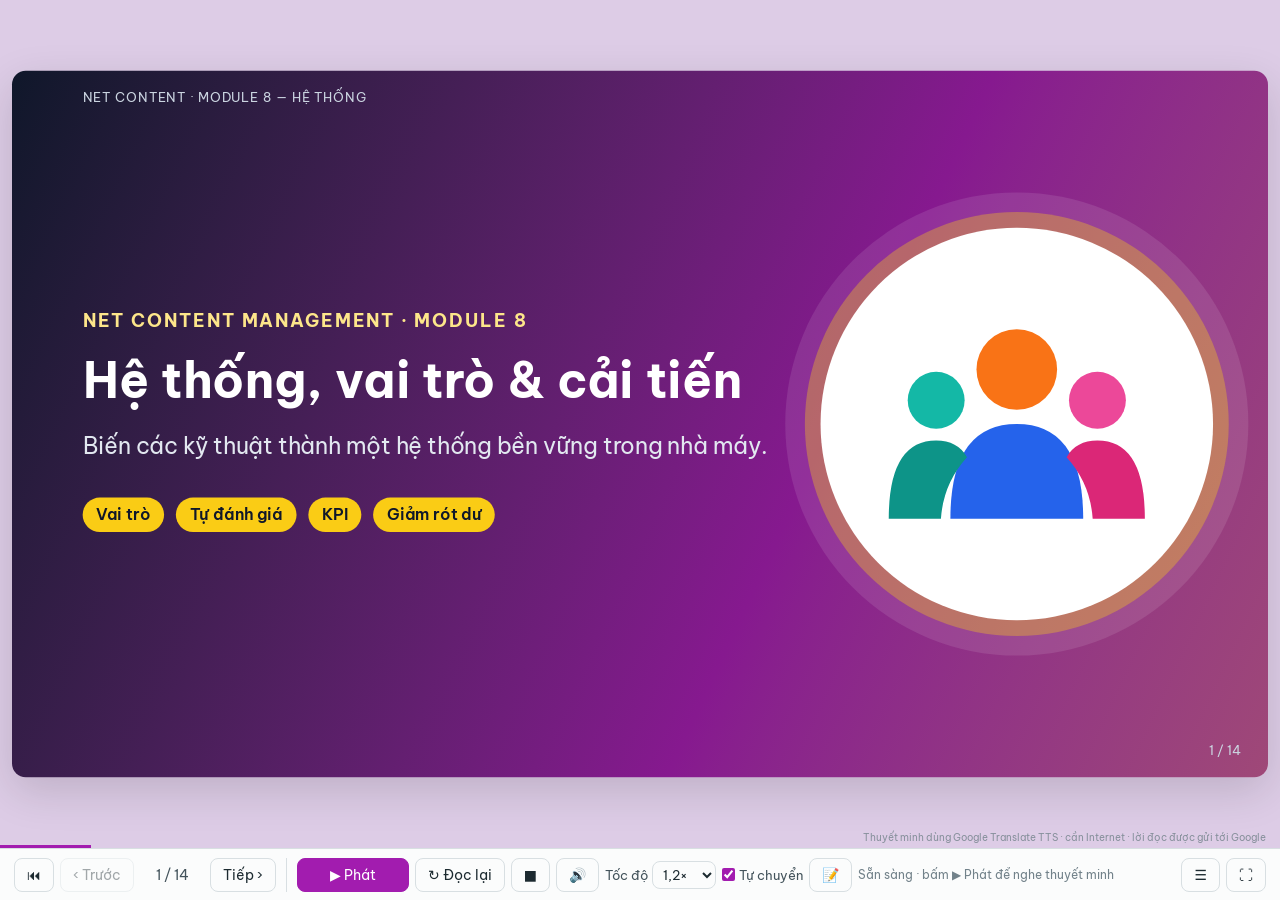
<file: slides/08-he-thong-cai-tien.html>
<!doctype html>
<html lang="vi">
<head>
<meta charset="utf-8">
<meta name="viewport" content="width=device-width, initial-scale=1">
<meta name="referrer" content="no-referrer">
<title>Net Content 8 · Hệ thống, vai trò &amp; cải tiến</title>
<link rel="icon" type="image/png" sizes="32x32" href="../icons/favicon-32.png">
<link rel="icon" type="image/png" sizes="48x48" href="../icons/favicon-48.png">
<link rel="apple-touch-icon" href="../icons/apple-touch-icon.png">
<link rel="manifest" href="../manifest.webmanifest">
<meta name="theme-color" content="#312e81">
<link rel="preconnect" href="https://fonts.googleapis.com">
<link rel="preconnect" href="https://fonts.gstatic.com" crossorigin>
<link href="https://fonts.googleapis.com/css2?family=Be+Vietnam+Pro:ital,wght@0,400;0,600;0,700;0,800;1,400&display=swap" rel="stylesheet">
<link rel="stylesheet" href="deck.css">
</head>
<body class="m8" data-module="Net Content · Module 8 — Hệ thống">
<div class="deck">

<section class="slide title">
  <div class="hero-art"><img src="art/team.svg" alt=""></div><div class="eyebrow">Net Content Management · Module 8</div>
  <h1>Hệ thống, vai trò & cải tiến</h1>
  <div class="sub">Biến các kỹ thuật thành một hệ thống bền vững trong nhà máy.</div>
  <div class="meta"><span class="chip">Vai trò</span><span class="chip">Tự đánh giá</span><span class="chip">KPI</span><span class="chip">Giảm rót dư</span></div>
</section>

<section class="slide has-art"><img class="corner-art" src="art/team.svg" alt="">
  <h2>Phạm vi áp dụng tại cơ sở</h2>
  <div class="body">
<div class="cols "><div><div class="card"><h3>Áp dụng</h3><p>Mọi sản phẩm đóng gói sẵn, kể cả đồ uống, kiểm soát bằng thiết bị cân, bán lẻ đến người tiêu dùng, gồm cả bán trực tuyến.</p></div></div><div><div class="card warn"><h3>Cần chỉnh riêng</h3><p>Nhóm sản phẩm có đặc thù rót hoặc đo (như kem, nước đóng chai): cần quy định phù hợp, giữ nguyên nguyên tắc.</p></div></div></div><div class="callout ">Hàng cho dịch vụ ăn uống và công nghiệp thực phẩm: áp dụng theo luật địa phương.</div>
  </div>
</section>

<section class="slide has-art"><img class="corner-art" src="art/clipboard.svg" alt="">
  <h2>Hồ sơ phải ở đâu?</h2>
  <div class="body">
<div class="cards" style="--n:2"><div class="card "><h3>Hồ sơ liên quan xuất xưởng</h3><p>E, M, S<sub>ref</sub>, TU<sub>1</sub>/TU<sub>2</sub>, đặc tính ảnh hưởng đến biến thiên: phải nằm trong hệ thống chất lượng.</p></div><div class="card "><h3>Hồ sơ tiên quyết</h3><p>Bì, hiệu năng cân và máy chiết: trong hệ thống chất lượng hoặc hệ thống phù hợp khác (MES, phần mềm cân, bảng tính có kiểm soát).</p></div><div class="card "><h3>Bảo trì</h3><p>Máy chiết, thiết bị cân trong hệ thống quản lý tài sản và bảo trì tương đương.</p></div><div class="card "><h3>Đặc tính sản phẩm</h3><p>Ghi E và mọi yêu cầu pháp luật khác.</p></div></div><div class="callout ">Điều quan trọng không phải là phần mềm nào, mà là <b>mọi thông tin của lô đều sẵn có</b> khi quyết định.</div>
  </div>
</section>

<section class="slide">
  <h2>Tần suất kiểm tra</h2>
  <div class="body side"><div class="side-text"><ul><li>Lấy mức <b>chặt nhất</b> trong luật nước bán và quy định của cơ sở.</li><li>Không có quy định: xác định từ dữ liệu lịch sử và khả năng kiểm soát hàng không phù hợp (tiếp cận rủi ro).</li></ul><div class="callout warn"><b>Chi phí kiểm tra không phải là tiêu chí</b> để đặt tần suất.</div><table class="tbl "><tr><th>Hạng mục</th><th>Rà soát tối thiểu</th></tr><tr><td>M và S<sub>ref</sub></td><td>Hằng năm, và khi luật, thị trường, biến thiên thay đổi</td></tr><tr><td>S<sub>m</sub> và mẫu biểu đồ</td><td>Hằng năm (rà xu hướng, không bắt buộc thử lại)</td></tr><tr><td>Dữ liệu bì</td><td>Hằng năm, hoặc khi thực tế lệch</td></tr><tr><td>Thiết bị cân</td><td>Ít nhất hằng năm, sau sửa chữa</td></tr></table></div><div class="side-art"><img src="art/calc.svg" alt=""></div>
  </div>
</section>

<section class="slide has-art"><img class="corner-art" src="art/team.svg" alt="">
  <h2>Vai trò và trách nhiệm</h2>
  <div class="body">
<table class="tbl "><tr><th>Vai trò</th><th>Trách nhiệm chính</th></tr><tr><td>Giám đốc nhà máy</td><td>Chịu trách nhiệm cuối cùng; chỉ định người phụ trách khối lượng tịnh.</td></tr><tr><td>Người phụ trách khối lượng tịnh</td><td>Triển khai CP1 đến CP5, tính M, đào tạo, xử lý sai lệch.</td></tr><tr><td>Vận hành chiết rót</td><td>Theo dõi trung bình và biến thiên, chỉnh máy theo quy tắc, ghi nhận.</td></tr><tr><td>Giám sát sản xuất</td><td>Đảm bảo kế hoạch lấy mẫu và phản ứng khi mất kiểm soát.</td></tr><tr><td>Bảo trì</td><td>Hiệu chuẩn, bảo trì máy và cân, căn chỉnh đầu chiết.</td></tr><tr><td>QA</td><td>Nghiên cứu bì, quyết định xuất xưởng, tự đánh giá.</td></tr><tr><td>Pháp chế / Đăng ký</td><td>Ghi nhãn đúng; thông báo thay đổi luật.</td></tr></table>
  </div>
</section>

<section class="slide">
  <h2>Luật là đầu vào, phải có người theo dõi</h2>
  <div class="body side"><div class="side-text"><ul><li>Chỉ định đầu mối theo dõi luật về lượng và thiết bị đo cho từng thị trường.</li><li>Thông báo thay đổi đến nhà máy, kể cả hàng nhập khẩu và hàng xuất khẩu.</li><li>Không có luật: thị trường phải có chính sách riêng theo tham chiếu đã thống nhất.</li></ul><div class="callout warn">Thuộc quy trình nội bộ không thay thế được <b>hiểu biết về luật</b>. Quy định địa phương luôn phải được đối chiếu.</div></div><div class="side-art"><img src="art/law.svg" alt=""></div>
  </div>
</section>

<section class="slide has-art"><img class="corner-art" src="art/clipboard.svg" alt="">
  <h2>Xác nhận tuân thủ</h2>
  <div class="body">
<div class="cols "><div><div class="card"><h3>Kiểm tra theo thủ tục cơ quan quản lý</h3><p>Định kỳ chọn ngẫu nhiên ít nhất <b>2 lô</b> và kiểm tra theo đúng thủ tục. Xuất khẩu: áp dụng luật chặt nhất. Có thể thực hiện ngay trên chuyền.</p></div></div><div><div class="card"><h3>Tự đánh giá bằng bảng kiểm</h3><p>Rà từng điểm CP1 đến CP5 tại cơ sở. Mục tiêu: <b>100%</b>.</p></div></div></div><div class="callout warn">Việc này xác nhận hệ thống. Nó không phải tiêu chí để xuất xưởng từng lô.</div>
  </div>
</section>

<section class="slide has-art"><img class="corner-art" src="art/clipboard.svg" alt="">
  <h2>Bảng kiểm tự đánh giá (mẫu rút gọn)</h2>
  <div class="body">
<table class="tbl "><tr><th>Điểm</th><th>Câu hỏi kiểm tra</th></tr><tr><td>CP1</td><td>Mỗi sản phẩm có M theo thị trường? S<sub>ref</sub> dựa trên dữ liệu mới? Đã xem xét lại trong năm?</td></tr><tr><td>CP2</td><td>Thiết bị và quả chuẩn còn hạn? Kiểm tra đầu ca có hồ sơ? Cơ cấu loại đã thử?</td></tr><tr><td>CP3</td><td>Có nghiên cứu SD<sub>tare</sub>? Kiểm tra bì đúng tần suất? Cập nhật đúng quy tắc?</td></tr><tr><td>CP4</td><td>Kế hoạch lấy mẫu đủ? Giới hạn biểu đồ đúng? Có phản ứng với tín hiệu?</td></tr><tr><td>CP5</td><td>Tiêu chí rõ? Lô không đạt được xử lý và có CAPA? Hồ sơ đầy đủ?</td></tr></table>
  </div>
</section>

<section class="slide">
  <h2>Hàng gia công, đóng gói thuê</h2>
  <div class="body side"><div class="side-text"><ul><li>Đơn vị chịu trách nhiệm sản phẩm xác nhận tuân thủ về lượng, theo cùng cơ chế với các yêu cầu pháp luật khác.</li><li>Không bắt buộc bên gia công dùng cùng cách tính mục tiêu, miễn chứng minh được tuân thủ.</li><li>Đưa yêu cầu và quyền kiểm tra vào hợp đồng.</li></ul></div><div class="side-art"><img src="art/team.svg" alt=""></div>
  </div>
</section>

<section class="slide has-art"><img class="corner-art" src="art/coins.svg" alt="">
  <h2>KPI nên theo dõi</h2>
  <div class="body">
<div class="cards" style="--n:3"><div class="card "><h3>Rót dư</h3><p>% trên E, chia có kế hoạch và ngoài kế hoạch.</p></div><div class="card "><h3>Tỷ lệ loại</h3><p>% đơn vị bị loại và chi phí đi kèm.</p></div><div class="card "><h3>Đạt ngay lần đầu</h3><p>% lô xuất xưởng không cần tính lại, lấy mẫu lại.</p></div><div class="card "><h3>Năng lực</h3><p>S<sub>p</sub> so với S<sub>ref</sub> và S<sub>lim</sub> theo chuyền.</p></div><div class="card "><h3>Tuân thủ quy trình</h3><p>Điểm tự đánh giá.</p></div><div class="card "><h3>Phản ứng</h3><p>Số tín hiệu SPC được xử lý đúng.</p></div></div><div class="callout ">Rót dư phải được <b>báo cáo trên cơ sở 0</b>: chênh giữa trung bình và E, không phải giữa trung bình và M.</div>
  </div>
</section>

<section class="slide has-art"><img class="corner-art" src="art/coins.svg" alt="">
  <h2>Lộ trình giảm rót dư</h2>
  <div class="body">
<div class="flow" style="--n:4"><div><b>Đo đúng</b>Tính đúng M, tách có kế hoạch và ngoài kế hoạch.</div><div><b>Giữ quy trình</b>SPC, bì, cân để đưa ngoài kế hoạch về 0.</div><div><b>Giảm biến thiên</b>Đầu chiết, bảo trì, ổn định sản phẩm và bao bì.</div><div><b>Hạ mục tiêu</b>Tính lại S<sub>ref</sub>, M; xem S<sub>lim</sub>.</div></div><div class="callout ">Lắp checkweigher mà không giảm biến thiên chỉ chuyển vấn đề sang hàng loại. <b>Giảm biến thiên là hành động đầu tiên.</b></div>
  </div>
</section>

<section class="slide has-art"><img class="corner-art" src="art/warning.svg" alt="">
  <h2>Lỗi thường gặp</h2>
  <div class="body">
<div class="cards" style="--n:2"><div class="card bad"><h3>Dùng giới hạn tuỳ tiện</h3><p>Lấy TU<sub>1</sub> làm mục tiêu, hoặc chỉ theo trung bình mà bỏ S<sub>p</sub>.</p></div><div class="card bad"><h3>Mục tiêu cũ</h3><p>Không cập nhật khi thêm thị trường.</p></div><div class="card warn"><h3>Chỉnh theo từng điểm</h3><p>Làm tăng biến thiên.</p></div><div class="card warn"><h3>Dùng SD bao bì của nhà cung cấp</h3><p>Không phản ánh thực tế.</p></div><div class="card warn"><h3>Gói mẫu thử đã cũ</h3><p>Khối lượng đổi theo thời gian.</p></div><div class="card bad"><h3>Gộp dữ liệu lấy mẫu lại</h3><p>Làm sai đánh giá của lô bị giữ.</p></div></div>
  </div>
</section>

<section class="slide">
  <h2>Tài liệu tham khảo công khai</h2>
  <div class="body side"><div class="side-text"><ul><li>Chỉ thị 76/211/EEC về đóng gói sẵn theo khối lượng hoặc thể tích.</li><li>OIML R 87: Quantity of product in prepackages.</li><li>OIML R 51: Automatic catchweighing instruments.</li><li>NIST Handbook 133: Checking the Net Contents of Packaged Goods.</li><li>WELMEC 6.4: hướng dẫn về hàng đóng gói sẵn.</li><li>Quy định đo lường về hàng đóng gói sẵn của Việt Nam (kiểm tra văn bản hiện hành).</li></ul><div class="callout warn">Kiến thức trong khoá học mang tính đào tạo chung. Khi áp dụng, phải đối chiếu văn bản pháp luật đang có hiệu lực ở từng thị trường.</div></div><div class="side-art"><img src="art/law.svg" alt=""></div>
  </div>
</section>

<section class="slide has-art"><img class="corner-art" src="art/stamp.svg" alt="">
  <h2>Tổng kết khoá học</h2>
  <div class="body">
<div class="flow" style="--n:5"><div><b>CP1 · Mục tiêu</b>M đúng theo luật và biến thiên.</div><div><b>CP2 · Cân</b>Đúng và chụm.</div><div><b>CP3 · Bì</b>Đúng và cập nhật.</div><div><b>CP4 · Giám sát</b>Trung bình, biến thiên trong kiểm soát.</div><div><b>CP5 · Xuất xưởng</b>Quyết định có dữ liệu.</div></div><div class="statement"><span>Tuân thủ trước, rồi giảm thất thoát<small>Giảm biến thiên là cách duy nhất có được cả hai.</small></span></div>
  </div>
</section>

</div>
<script src="deck.js"></script>
</body>
</html>
</file>
<file: study/study.css>
:root {
  --bg: #edf1f3; --paper: #fbfcfc; --ink: #1c2a30; --ink-2: #43535b; --muted: #65747c; --line: #d8dfe2;
  --brand: #17627a; --good: #15803d; --good-soft: #e3f6e8; --bad: #be123c; --bad-soft: #fde8ec; --warn: #c2410c;
  --c: #4f46e5;
  --font: "Be Vietnam Pro", "Segoe UI", system-ui, sans-serif;
}
@media (prefers-color-scheme: dark) {
  :root:not([data-theme="light"]) {
    --bg: #101518; --paper: #182024; --ink: #e4ebee; --ink-2: #b8c4ca; --muted: #93a0a7; --line: #2c373c;
    --brand: #62bfd8; --good: #4ade80; --good-soft: #14321f; --bad: #fb7185; --bad-soft: #3a1720; --warn: #fb923c;
  }
}
:root[data-theme="dark"] {
  --bg: #101518; --paper: #182024; --ink: #e4ebee; --ink-2: #b8c4ca; --muted: #93a0a7; --line: #2c373c;
  --brand: #62bfd8; --good: #4ade80; --good-soft: #14321f; --bad: #fb7185; --bad-soft: #3a1720; --warn: #fb923c;
}
* { box-sizing: border-box; }
body { margin: 0; background: var(--bg); color: var(--ink); font-family: var(--font); line-height: 1.5; }
[hidden] { display: none !important; }
.wrap { max-width: 860px; margin: 0 auto; padding: 24px 16px 48px; }
header { display: flex; align-items: flex-end; justify-content: space-between; gap: 16px; flex-wrap: wrap; margin-bottom: 16px; }
.back { color: var(--brand); text-decoration: none; font-size: 14px; font-weight: 600; }
.back:hover { text-decoration: underline; }
h1 { margin: 4px 0 0; font-size: clamp(24px, 4vw, 34px); line-height: 1.15; }
.stats { display: flex; gap: 22px; }
.stats b { display: block; font-size: 22px; color: var(--c); font-variant-numeric: tabular-nums; }
.stats span { font-size: 12px; color: var(--muted); }

.bar { display: flex; gap: 10px; align-items: center; margin-bottom: 14px; }
.bar label { font-weight: 600; font-size: 14px; }
select, .btn { font: inherit; font-size: 14px; border: 1px solid var(--line); background: var(--paper); color: var(--ink); border-radius: 10px; padding: 9px 14px; min-height: 42px; }
select { flex: 1; min-width: 0; cursor: pointer; }
.btn { cursor: pointer; font-weight: 600; text-decoration: none; display: inline-flex; align-items: center; gap: 6px; transition: transform .12s, border-color .12s; }
.btn:hover { border-color: var(--c); }
.btn:active { transform: translateY(1px); }
.btn.primary { background: var(--c); border-color: var(--c); color: #fff; }
.btn.good { background: var(--good-soft); border-color: var(--good); color: var(--good); }
.btn.bad { background: var(--bad-soft); border-color: var(--bad); color: var(--bad); }
.btn.skip { border-color: var(--warn); color: var(--warn); }
.btn[aria-pressed="true"] { border-color: var(--c); box-shadow: inset 0 0 0 1px var(--c); }
:focus-visible { outline: 3px solid var(--c); outline-offset: 2px; }

.tabs { display: flex; gap: 4px; }
.tab { font: inherit; font-size: 15px; font-weight: 700; padding: 10px 20px; border: 1px solid var(--line); border-bottom: 0; border-radius: 12px 12px 0 0; background: transparent; color: var(--muted); cursor: pointer; }
.tab[aria-selected="true"] { background: var(--c); border-color: var(--c); color: #fff; }
.panel { background: var(--paper); border: 1px solid var(--line); border-radius: 0 14px 14px 14px; padding: 18px; }

.progress-line { display: flex; align-items: center; gap: 10px; font-size: 14px; color: var(--muted); font-variant-numeric: tabular-nums; }
.progress-line progress { flex: 1; height: 9px; accent-color: var(--c); }
.hint { text-align: center; font-size: 12px; color: var(--muted); margin: 10px 0; }
kbd { font: inherit; font-size: 11px; border: 1px solid var(--line); border-radius: 5px; padding: 0 5px; background: var(--bg); }

.scene { perspective: 1000px; margin-bottom: 16px; cursor: pointer; border-radius: 16px; }
.card-3d { display: grid; transform-style: preserve-3d; transition: transform .48s ease; }
.card-3d.flipped { transform: rotateY(180deg); }
.card-face { grid-area: 1 / 1; min-height: 270px; backface-visibility: hidden; -webkit-backface-visibility: hidden; border-radius: 16px; padding: 32px 28px; display: flex; flex-direction: column; justify-content: center; align-items: center; text-align: center; box-shadow: 0 6px 18px rgba(0,0,0,.12); }
.card-front { background: linear-gradient(135deg, var(--c), color-mix(in srgb, var(--c) 62%, #000)); color: #fff; }
.card-back { background: var(--paper); border: 2px solid var(--c); transform: rotateY(180deg); }
.card-word { font-size: clamp(22px, 4.5vw, 32px); font-weight: 800; line-height: 1.3; margin-bottom: 10px; }
.card-hint { font-size: 13px; opacity: .8; }
.card-meaning { font-size: clamp(18px, 3.4vw, 23px); font-weight: 600; line-height: 1.45; }
.card-status { font-size: 13px; color: var(--muted); margin-top: 10px; }
.controls { display: flex; gap: 10px; justify-content: center; flex-wrap: wrap; margin-top: 10px; }

.quiz-header { display: flex; justify-content: space-between; align-items: center; gap: 8px; flex-wrap: wrap; margin-bottom: 10px; font-size: 14px; color: var(--muted); font-variant-numeric: tabular-nums; }
.quiz-header b { color: var(--c); }
.meter { background: var(--line); border-radius: 99px; height: 10px; overflow: hidden; margin-bottom: 12px; }
.meter div { height: 100%; width: 0; background: var(--c); transition: width .4s; }
.quiz-question { border: 2px solid var(--c); border-radius: 14px; padding: 22px; text-align: center; font-size: clamp(17px, 3vw, 21px); font-weight: 700; min-height: 96px; margin-bottom: 12px; display: flex; align-items: center; justify-content: center; }
.quiz-options { display: grid; grid-template-columns: 1fr 1fr; gap: 12px; margin-bottom: 12px; }
.quiz-opt { font: inherit; font-size: 15px; display: flex; align-items: center; gap: 10px; text-align: left; background: var(--paper); color: var(--ink); border: 2px solid var(--line); border-radius: 14px; padding: 13px 14px; cursor: pointer; }
.quiz-opt:hover:not(:disabled) { border-color: var(--c); }
.quiz-opt:disabled { cursor: default; }
.quiz-opt.correct { background: var(--good-soft); border-color: var(--good); }
.quiz-opt.wrong { background: var(--bad-soft); border-color: var(--bad); }
.quiz-key { flex: none; display: grid; place-items: center; width: 28px; height: 28px; border-radius: 8px; background: var(--bg); color: var(--muted); font-size: 13px; font-weight: 700; }
.quiz-feedback { text-align: center; font-size: 15px; min-height: 24px; }
.quiz-feedback b { display: block; }
.quiz-feedback.ok b { color: var(--good); }
.quiz-feedback.no b { color: var(--bad); }
.quiz-result { text-align: center; padding: 26px 8px; }
.result-num { font-size: 52px; font-weight: 800; color: var(--c); font-variant-numeric: tabular-nums; }
.quiz-result p { color: var(--ink-2); margin: 4px 0 14px; }

.toast { position: fixed; bottom: 22px; left: 50%; transform: translateX(-50%); background: #24323a; color: #fff; padding: 9px 20px; border-radius: 99px; font-size: 14px; opacity: 0; pointer-events: none; transition: opacity .25s; }
.toast.show { opacity: 1; }

@media (max-width: 640px) {
  .bar label { display: none; }
  /* Từ 16px trở lên iOS mới không tự phóng to khi chọn */
  select { font-size: 16px; }
  .quiz-options { grid-template-columns: 1fr; }
  .card-face { min-height: 230px; padding: 24px 18px; }
  .panel { padding: 14px; }
  .hint { display: none; }
}
@media (prefers-reduced-motion: reduce) { .card-3d, .meter div { transition: none; } }
</file>
<file: study/tools.css>
:root { --c: #0f766e; }
.tabs { flex-wrap: wrap; }
.panel { border-radius: 0 14px 14px 14px; }
.lead-text { margin: 0 0 10px; color: var(--ink-2); }
.facts { margin: 0 0 12px; padding-left: 20px; font-size: 14px; color: var(--ink-2); font-variant-numeric: tabular-nums; }
h3 { margin: 22px 0 8px; font-size: 17px; }

.chart-box { margin-bottom: 8px; }
.chart-box svg { display: block; width: 100%; height: auto; }
.chart-box text { font-family: var(--font); font-size: 11px; fill: var(--muted); }
.zone-warn { fill: var(--warn); opacity: .1; }
.zone-out { fill: var(--bad); opacity: .1; }
.zone-good { fill: var(--good); opacity: .1; }
.axis { stroke: var(--line); stroke-width: 1; }
.mid { stroke: var(--ink-2); stroke-width: 1.2; }
.lim { stroke: var(--bad); stroke-width: 1.2; stroke-dasharray: 5 4; }
.warnline { stroke: var(--warn); stroke-width: 1; stroke-dasharray: 3 4; }
.line { fill: none; stroke: var(--c); stroke-width: 2; }
.req { fill: none; stroke: var(--bad); stroke-width: 2.5; }
.truth { fill: none; stroke: var(--warn); stroke-width: 2; stroke-dasharray: 6 4; }
.pt { fill: var(--c); }
.pt.sig { fill: var(--bad); }
.pt.lot { fill: var(--warn); }
.tick { stroke: var(--ink-2); stroke-width: 1.4; }
.tag { font-size: 12px !important; font-weight: 700; fill: var(--ink) !important; }

.sim-feedback { min-height: 44px; margin: 4px 0 10px; font-size: 14px; text-align: center; }
.sim-feedback.ok { color: var(--good); }
.sim-feedback.no { color: var(--bad); }
.sim-actions { display: grid; grid-template-columns: repeat(3, minmax(0, 1fr)); gap: 8px; }
.sim-actions .btn { justify-content: center; padding: 9px 4px; }
.sim-actions .hold, .sim-actions .test { grid-column: 1 / -1; }
.sim-actions .hold { font-size: 16px; }

.verdict { padding: 14px; border-radius: 12px; font-weight: 700; text-align: center; font-size: 18px; margin-bottom: 12px; }
.verdict.ok { background: var(--good-soft); color: var(--good); }
.verdict.no { background: var(--bad-soft); color: var(--bad); }
.kpis { display: grid; grid-template-columns: repeat(3, minmax(0, 1fr)); gap: 10px; margin-bottom: 12px; }
.kpis div { border: 1px solid var(--line); border-radius: 12px; padding: 10px; text-align: center; font-size: 12px; color: var(--muted); }
.kpis b { display: block; font-size: 20px; color: var(--c); font-variant-numeric: tabular-nums; }
.lesson { border-left: 4px solid var(--c); padding: 4px 0 4px 12px; color: var(--ink-2); }

.form-grid { display: grid; grid-template-columns: repeat(2, minmax(0, 1fr)); gap: 12px; margin-bottom: 12px; }
.form-grid label { display: flex; flex-direction: column; gap: 4px; font-size: 13px; font-weight: 600; color: var(--ink-2); }
.form-grid .wide { grid-column: 1 / -1; }
.form-grid .check { flex-direction: row; align-items: center; gap: 8px; grid-column: 1 / -1; font-size: 14px; }
.form-grid .check input { width: 20px; height: 20px; accent-color: var(--c); }
.form-grid input[type="number"], .form-grid select { font: inherit; font-size: 16px; font-weight: 400; color: var(--ink); background: var(--paper); border: 1px solid var(--line); border-radius: 10px; padding: 9px 10px; min-height: 42px; width: 100%; }
.form-grid .law-custom[hidden], .form-grid .check[hidden] { display: none; }

.result { background: var(--bg); border-radius: 12px; padding: 12px 14px; margin-bottom: 12px; font-size: 14px; font-variant-numeric: tabular-nums; }
.result .big { display: block; font-size: 26px; font-weight: 800; color: var(--c); }
.result .ok { color: var(--good); font-weight: 700; }
.result .no { color: var(--bad); font-weight: 700; }
.result table { width: 100%; border-collapse: collapse; margin-top: 8px; }
.result th, .result td { text-align: left; padding: 5px 6px; border-top: 1px solid var(--line); }
.result td:last-child, .result th:last-child { text-align: right; white-space: nowrap; }
.result tr.decide td { font-weight: 700; color: var(--c); }
.note-small { font-size: 12px; color: var(--muted); margin: 0; }

@media (max-width: 640px) {
  .kpis { gap: 6px; }
  .kpis b { font-size: 16px; }
  .sim-feedback { font-size: 13px; }
}
</file>
<file: slides/deck.css>
/* Training Doc — slide deck dùng chung cho các module Net Content */
:root {
  --bg: #e8edf0;
  --paper: #fbfcfc;
  --ink: #1c2a30;
  --ink-2: #43535b;
  --muted: #72828a;
  --line: #d8dfe2;
  --brand: #17627a;
  --brand-2: #2a8aa6;
  --brand-soft: #e1eff3;
  --warn: #b5651d;
  --warn-soft: #fbeee0;
  --bad: #b3362b;
  --bad-soft: #f9e4e1;
  --ok: #2e7d32;
  --fs: 1;
  --font: "Be Vietnam Pro", "Segoe UI", system-ui, -apple-system, sans-serif;
}
@media (prefers-color-scheme: dark) {
  :root:not([data-theme="light"]) {
    --bg: #101518; --paper: #182024; --ink: #e4ebee; --ink-2: #b8c4ca; --muted: #8a979e;
    --line: #2c373c; --brand: #62bfd8; --brand-2: #8ad3e6; --brand-soft: #1b3038;
    --warn: #e0a060; --warn-soft: #3a2c1c; --bad: #ef7d72; --bad-soft: #3a2220; --ok: #7bc47f;
  }
}
:root[data-theme="dark"] {
  --bg: #101518; --paper: #182024; --ink: #e4ebee; --ink-2: #b8c4ca; --muted: #8a979e;
  --line: #2c373c; --brand: #62bfd8; --brand-2: #8ad3e6; --brand-soft: #1b3038;
  --warn: #e0a060; --warn-soft: #3a2c1c; --bad: #ef7d72; --bad-soft: #3a2220; --ok: #7bc47f;
}

* { box-sizing: border-box; }
html, body { margin: 0; height: 100%; background: var(--bg); color: var(--ink); font-family: var(--font); }
body { overflow: hidden; }

/* ── Stage: canvas 1280×720 được scale cho vừa khung ── */
.stage { position: fixed; inset: 0 0 52px 0; overflow: hidden; }
.deck { width: 1280px; height: 720px; position: absolute; left: 50%; top: 50%; transform: translate(-50%, -50%); transform-origin: center center; }
.slide {
  position: absolute; inset: 0; display: none; flex-direction: column;
  background: var(--paper); border-radius: 14px; padding: 48px 72px 56px;
  box-shadow: 0 10px 40px rgba(0,0,0,.08); overflow: hidden;
  font-size: calc(25px * var(--fs)); line-height: 1.45;
}
.slide.active { display: flex; }
.slide .say { display: none; }
.slide::before {
  content: attr(data-module); position: absolute; top: 18px; left: 72px;
  font-size: 13px; letter-spacing: .08em; text-transform: uppercase; color: var(--muted);
}
.slide::after {
  content: ""; position: absolute; left: 0; top: 0; bottom: 0; width: 8px; background: var(--brand);
  border-radius: 14px 0 0 14px;
}
.slide .num { position: absolute; right: 28px; bottom: 18px; font-size: 13px; color: var(--muted); font-variant-numeric: tabular-nums; }

h1, h2, h3 { margin: 0; color: var(--ink); line-height: 1.2; text-wrap: balance; }
h2 { font-size: calc(40px * var(--fs)); margin-bottom: calc(22px * var(--fs)); padding-top: 4px; }
h3 { font-size: calc(26px * var(--fs)); margin-bottom: 8px; color: var(--brand); }
p { margin: 0 0 .6em; }
i, .en { color: var(--ink-2); font-style: italic; }
b, strong { color: var(--ink); }
.muted { color: var(--muted); }
.small { font-size: .82em; }

ul, ol { margin: 0; padding-left: 1.2em; }
li { margin: .28em 0; }
li::marker { color: var(--brand); }
ul ul { margin-top: .2em; font-size: .9em; }

.body { flex: 1; min-height: 0; display: flex; flex-direction: column; gap: calc(18px * var(--fs)); }
.cols { display: grid; grid-template-columns: 1fr 1fr; gap: 36px; align-items: start; }
.cols.c3 { grid-template-columns: repeat(3, 1fr); gap: 24px; }
.cols.w6040 { grid-template-columns: 1.5fr 1fr; }

/* ── Title slide ── */
.slide.title { justify-content: center; padding-left: 96px; background:
  linear-gradient(135deg, var(--brand-soft) 0%, var(--paper) 55%); }
.slide.title .eyebrow { font-size: 18px; letter-spacing: .12em; text-transform: uppercase; color: var(--brand); font-weight: 700; margin-bottom: 18px; }
.slide.title h1 { font-size: 60px; max-width: 980px; margin-bottom: 20px; }
.slide.title .sub { font-size: 26px; color: var(--ink-2); max-width: 900px; }
.slide.title .meta { margin-top: 36px; display: flex; gap: 12px; flex-wrap: wrap; }
.chip { display: inline-block; padding: 6px 14px; border-radius: 999px; background: var(--brand-soft); color: var(--brand); font-size: 16px; font-weight: 600; }

/* ── Cards ── */
.cards { display: grid; grid-template-columns: repeat(var(--n, 3), 1fr); gap: 16px; }
.card { background: var(--brand-soft); border-radius: 12px; padding: 16px 20px; }
.card h3 { font-size: 1em; margin-bottom: 4px; }
.card p { margin: 0; font-size: .86em; color: var(--ink-2); }
.card .big { font-size: 1.9em; font-weight: 800; color: var(--brand); line-height: 1.1; }
.card.warn { background: var(--warn-soft); } .card.warn h3, .card.warn .big { color: var(--warn); }
.card.bad { background: var(--bad-soft); } .card.bad h3, .card.bad .big { color: var(--bad); }
.card.plain { background: transparent; border: 1.5px solid var(--line); }

/* ── Callout ── */
.callout { border-left: 6px solid var(--brand); background: var(--brand-soft); padding: 16px 22px; border-radius: 0 12px 12px 0; font-size: 1.02em; }
.callout.warn { border-color: var(--warn); background: var(--warn-soft); }
.callout.bad { border-color: var(--bad); background: var(--bad-soft); }
.statement { flex: 1; display: grid; place-items: center; text-align: center; font-size: 2.1em; font-weight: 800; color: var(--brand); line-height: 1.25; }
.statement small { display: block; font-size: .42em; font-weight: 400; color: var(--ink-2); margin-top: 18px; }

/* ── Table ── */
table.tbl { border-collapse: collapse; width: 100%; font-size: .8em; }
.tbl th, .tbl td { border-bottom: 1px solid var(--line); padding: 8px 12px; text-align: left; vertical-align: top; }
.tbl th { background: var(--brand-soft); color: var(--brand); font-weight: 700; }
.tbl td.c, .tbl th.c { text-align: center; }
.tbl tr:last-child td { border-bottom: none; }

/* ── Flow / steps ── */
.flow { display: grid; grid-template-columns: repeat(var(--n, 4), 1fr); gap: 12px; counter-reset: step; }
.flow > div { position: relative; background: var(--brand-soft); border-radius: 12px; padding: 14px 16px 14px; font-size: .82em; }
.flow > div::before { counter-increment: step; content: counter(step); display: grid; place-items: center; width: 34px; height: 34px; border-radius: 50%; background: var(--brand); color: #fff; font-weight: 800; margin-bottom: 8px; }
.flow > div b { display: block; color: var(--brand); margin-bottom: 4px; }

/* ── Formula ── */
.formula { display: flex; align-items: center; justify-content: center; gap: 18px; flex-wrap: wrap; font-size: 1.15em; font-weight: 700; padding: 18px; border: 2px dashed var(--brand); border-radius: 14px; }
.formula span { background: var(--brand-soft); padding: 8px 16px; border-radius: 10px; }
.formula em { font-style: normal; color: var(--muted); }

/* ── Biểu đồ SVG ── */
.chart { display: block; width: 100%; height: auto; max-height: 400px; font-family: var(--font); }
.slide code { font-family: Consolas, "Cascadia Mono", monospace; font-size: .86em; background: var(--brand-soft); padding: 1px 6px; border-radius: 6px; }
.slide sub { font-size: .68em; line-height: 0; }
.formula span { white-space: nowrap; }
.flow[style*="--n:5"] > div { padding: 12px; }

/* ── Navigation bar ── */
.nav { position: fixed; left: 0; right: 0; bottom: 0; height: 52px; display: flex; align-items: center; gap: 10px; padding: 0 14px; background: var(--paper); border-top: 1px solid var(--line); font-size: 14px; color: var(--ink-2); }
.nav button { font: inherit; border: 1px solid var(--line); background: var(--paper); color: var(--ink); border-radius: 8px; padding: 6px 12px; cursor: pointer; min-height: 34px; }
.nav button:hover { border-color: var(--brand); color: var(--brand); }
.nav button:disabled { opacity: .4; cursor: default; }
.nav .count { min-width: 64px; text-align: center; font-variant-numeric: tabular-nums; }
.nav .grp { display: flex; align-items: center; gap: 6px; }
.nav .grp.audio { flex: 1; min-width: 0; padding-left: 10px; border-left: 1px solid var(--line); }
.nav .grp.end { margin-left: auto; }
.nav button.primary { background: var(--brand); border-color: var(--brand); color: #fff; min-width: 112px; }
.nav button.primary:hover { color: #fff; filter: brightness(1.08); }
.nav button[aria-pressed="true"] { background: var(--brand-soft); border-color: var(--brand); }
.nav label { display: flex; align-items: center; gap: 4px; white-space: nowrap; font-size: 13px; }
.nav select { font: inherit; font-size: 13px; padding: 4px 6px; border: 1px solid var(--line); border-radius: 8px; background: var(--paper); color: var(--ink); }
.nav input[type="checkbox"] { accent-color: var(--brand); margin: 0; }
.nav .status { flex: 1; min-width: 0; overflow: hidden; text-overflow: ellipsis; white-space: nowrap; font-size: 12px; color: var(--muted); }
.nav .tts-track { position: absolute; left: 0; right: 0; top: -1px; height: 2px; background: transparent; }
.nav .tts-track i { display: block; height: 100%; width: 0; background: var(--warn); transition: width .3s; }
.progress { position: fixed; left: 0; bottom: 52px; height: 3px; background: var(--brand); transition: width .2s; }
.say-box { position: absolute; left: 50%; bottom: 12px; transform: translateX(-50%); width: min(920px, calc(100% - 24px)); max-height: 34%; overflow: auto; background: var(--paper); color: var(--ink-2); border: 1px solid var(--line); border-left: 4px solid var(--warn); border-radius: 10px; padding: 12px 16px; font-size: 14px; line-height: 1.55; box-shadow: 0 8px 30px rgba(0,0,0,.12); z-index: 3; }
.tts-note { position: fixed; right: 14px; bottom: 56px; font-size: 10px; color: var(--muted); opacity: .8; pointer-events: none; }
#exitRead { position: fixed; right: 14px; bottom: 14px; z-index: 5; padding: 8px 14px; border-radius: 8px; border: 1px solid var(--line); background: var(--paper); color: var(--ink); font: inherit; cursor: pointer; }
@media (max-width: 1000px) { .nav label:first-of-type { display: none; } .nav .status { display: none; } }
@media (max-width: 760px) { .nav [data-tts="replay"], .nav [data-go="first"], .nav [data-tts="text"] { display: none; } .nav label { display: none; } }

/* ── Reading mode (màn hình hẹp): xếp slide thành trang cuộn ── */
body.reading { overflow: auto; }
body.reading .stage { position: static; display: block; padding: 12px; overflow: visible; }
body.reading .deck { position: static; width: auto; height: auto; transform: none !important; }
body.reading .slide { position: relative; display: flex; margin-bottom: 14px; padding: 40px 20px 32px 26px; font-size: 16px; border-radius: 12px; }
body.reading .slide::before { left: 26px; top: 14px; font-size: 11px; }
body.reading h2 { font-size: 22px; }
body.reading .slide.title h1 { font-size: 28px; }
body.reading .slide.title .sub { font-size: 17px; }
body.reading .cols, body.reading .cols.c3, body.reading .cols.w6040 { grid-template-columns: 1fr; gap: 14px; }
body.reading .cards { grid-template-columns: 1fr 1fr; }
body.reading .flow { grid-template-columns: 1fr 1fr; }
body.reading .statement { font-size: 22px; padding: 16px 0; }
body.reading .progress, body.reading .say-box { display: none; }
body.reading table.tbl { font-size: 13px; display: block; overflow-x: auto; }

@media print {
  body { overflow: visible; background: #fff; }
  .nav, .progress, .tts-note, .say-box, #exitRead { display: none !important; }
  .stage { position: static; display: block; }
  .deck { position: static; transform: none !important; height: auto; }
  .slide { position: relative; display: flex; page-break-after: always; box-shadow: none; margin: 0 auto 0; }
}

/* ── Màu theo module: mỗi module một màu chủ đạo, tương phản cao ── */
:root { --on-brand: #fff; --h1: #2563eb; --h2: #db2777; --h3: #0d9488; --h4: #d97706; --h5: #7c3aed; --h6: #16a34a; --warn: #c2410c; --bad: #be123c; }
body.m1 { --brand: #4f46e5; --hero: #3730a3; } body.m2 { --brand: #be123c; --hero: #9f1239; } body.m3 { --brand: #0f766e; --hero: #115e59; } body.m4 { --brand: #c2410c; --hero: #9a3412; }
body.m5 { --brand: #7c3aed; --hero: #5b21b6; } body.m6 { --brand: #0369a1; --hero: #075985; } body.m7 { --brand: #15803d; --hero: #166534; } body.m8 { --brand: #a21caf; --hero: #86198f; }
body { --brand-soft: color-mix(in srgb, var(--brand) 13%, var(--paper)); --bg: color-mix(in srgb, var(--brand) 16%, #e8edf0); }
:root[data-theme="dark"] { --on-brand: #0b1418; --h1: #93c5fd; --h2: #f9a8d4; --h3: #5eead4; --h4: #fcd34d; --h5: #c4b5fd; --h6: #86efac; --warn: #fdba74; --bad: #fda4af; }
:root[data-theme="dark"] body.m1 { --brand: #a5b4fc; } :root[data-theme="dark"] body.m2 { --brand: #fda4af; } :root[data-theme="dark"] body.m3 { --brand: #5eead4; } :root[data-theme="dark"] body.m4 { --brand: #fdba74; }
:root[data-theme="dark"] body.m5 { --brand: #c4b5fd; } :root[data-theme="dark"] body.m6 { --brand: #7dd3fc; } :root[data-theme="dark"] body.m7 { --brand: #86efac; } :root[data-theme="dark"] body.m8 { --brand: #f0abfc; }
:root[data-theme="dark"] body { --bg: #0d1316; }
@media (prefers-color-scheme: dark) {
  :root:not([data-theme="light"]) { --on-brand: #0b1418; --h1: #93c5fd; --h2: #f9a8d4; --h3: #5eead4; --h4: #fcd34d; --h5: #c4b5fd; --h6: #86efac; --warn: #fdba74; --bad: #fda4af; }
  :root:not([data-theme="light"]) body.m1 { --brand: #a5b4fc; } :root:not([data-theme="light"]) body.m2 { --brand: #fda4af; } :root:not([data-theme="light"]) body.m3 { --brand: #5eead4; } :root:not([data-theme="light"]) body.m4 { --brand: #fdba74; }
  :root:not([data-theme="light"]) body.m5 { --brand: #c4b5fd; } :root:not([data-theme="light"]) body.m6 { --brand: #7dd3fc; } :root:not([data-theme="light"]) body.m7 { --brand: #86efac; } :root:not([data-theme="light"]) body.m8 { --brand: #f0abfc; }
  :root:not([data-theme="light"]) body { --bg: #0d1316; }
}
.slide::after { display: none; }
.slide { box-shadow: 0 14px 44px rgba(0,0,0,.14); }
h2 { color: var(--brand); font-weight: 800; }
h3 { color: var(--brand); }

/* Bìa module: nền tối, chữ sáng, hình lớn */
.slide.title { background: linear-gradient(115deg, #0f172a 0%, var(--hero) 62%, color-mix(in srgb, var(--hero) 60%, #facc15) 130%); padding-right: 500px; padding-left: 72px; }
.slide.title::before { color: #cbd5e1; }
.slide.title .eyebrow { color: #fde68a; }
.slide.title h1, .slide.title h1 .en { color: #fff; }
.slide.title h1 { font-size: 50px; }
.slide.title h1 .en { color: #fde68a; }
.slide.title .sub { color: #e2e8f0; font-size: 23px; }
.slide.title .chip { background: #facc15; color: #0f172a; }
.slide.title .num { color: #cbd5e1; }
.hero-art { position: absolute; right: 56px; top: 50%; transform: translateY(-50%); width: 400px; height: 400px; border-radius: 50%; background: #fff; display: grid; place-items: center; box-shadow: 0 0 0 16px rgba(250,204,21,.35), 0 0 0 36px rgba(255,255,255,.1); }
.hero-art img { width: 290px; height: 290px; }

/* Hình minh hoạ */
.slide.has-art { --art: 104px; }
.slide.has-art h2 { padding-right: 130px; min-height: 76px; }
.corner-art { position: absolute; right: 40px; top: 28px; width: var(--art); height: var(--art); padding: 12px; border-radius: 50%; background: var(--brand-soft); box-shadow: 0 0 0 4px color-mix(in srgb, var(--brand) 35%, transparent); }
.body.side { flex-direction: row; align-items: center; gap: 36px; }
.side-text { flex: 1; min-width: 0; display: flex; flex-direction: column; gap: calc(16px * var(--fs)); }
.side-art { flex: 0 0 270px; height: 270px; border-radius: 50%; background: var(--brand-soft); display: grid; place-items: center; box-shadow: 0 0 0 8px color-mix(in srgb, var(--brand) 25%, transparent); }
.side-art img { width: 200px; height: 200px; }

/* Thẻ, bước: bảng màu xoay vòng */
.cards > :nth-child(6n+1), .flow > :nth-child(6n+1) { --a: var(--h1); } .cards > :nth-child(6n+2), .flow > :nth-child(6n+2) { --a: var(--h2); }
.cards > :nth-child(6n+3), .flow > :nth-child(6n+3) { --a: var(--h3); } .cards > :nth-child(6n+4), .flow > :nth-child(6n+4) { --a: var(--h4); }
.cards > :nth-child(6n+5), .flow > :nth-child(6n+5) { --a: var(--h5); } .cards > :nth-child(6n+6), .flow > :nth-child(6n+6) { --a: var(--h6); }
.card { --a: var(--brand); }
.card, .flow > div { background: color-mix(in srgb, var(--a) 14%, var(--paper)); border: 2px solid color-mix(in srgb, var(--a) 55%, var(--paper)); }
.card h3, .flow > div b { color: color-mix(in srgb, var(--a) 80%, var(--ink)); }
.cards > .card.warn, .card.warn { --a: var(--warn); } .cards > .card.bad, .card.bad { --a: var(--bad); }
.card.warn, .card.bad { background: color-mix(in srgb, var(--a) 14%, var(--paper)); }
.card.warn h3, .card.bad h3 { color: color-mix(in srgb, var(--a) 80%, var(--ink)); }
.flow > div::before { background: var(--a); color: var(--on-brand); }

/* Khối nhấn: nền đặc, chữ tương phản */
.callout, .callout.warn, .callout.bad { border-left: 0; border-radius: 12px; color: var(--on-brand); font-weight: 600; font-size: .95em; }
.callout { background: var(--brand); } .callout.warn { background: var(--warn); } .callout.bad { background: var(--bad); }
.callout b, .callout i, .callout .en { color: inherit; } .callout b { font-weight: 800; }
.callout code { background: rgba(255,255,255,.2); color: inherit; }
.statement span { display: block; }
.formula { border: 0; background: var(--brand-soft); } .formula span { background: var(--brand); color: var(--on-brand); }
.tbl th { background: var(--brand); color: var(--on-brand); }
.tbl tr:nth-child(odd) td { background: color-mix(in srgb, var(--brand) 6%, var(--paper)); }
li::marker { color: var(--brand); font-size: 1.1em; }
.nav button.primary, .nav button.primary:hover { color: var(--on-brand); }

body.reading .slide.title { padding: 40px 20px 32px 26px; }
body.reading .slide.title h1 { font-size: 26px; }
body.reading .slide.title .sub { font-size: 16px; }
body.reading .hero-art { position: static; transform: none; width: 150px; height: 150px; margin-bottom: 14px; box-shadow: 0 0 0 8px rgba(250,204,21,.35); }
body.reading .hero-art img { width: 110px; height: 110px; }
body.reading .corner-art { position: static; width: 72px; height: 72px; padding: 8px; margin-bottom: 8px; }
body.reading .slide.has-art h2 { padding-right: 0; min-height: 0; }
body.reading .body.side { flex-direction: column; align-items: stretch; }
body.reading .side-art { flex: 0 0 150px; width: 150px; height: 150px; margin: 8px auto 0; }
body.reading .side-art img { width: 110px; height: 110px; }
body.reading .chart { max-height: none; }

/* Thanh thuyết minh ở dạng cuộn: dòng trạng thái ở trên, nút ở dưới */
body.reading .nav { height: auto; padding: 22px 8px calc(8px + env(safe-area-inset-bottom)); gap: 6px; justify-content: center; }
body.reading .nav .grp.audio { flex: none; padding-left: 0; border-left: 0; }
body.reading .nav .grp.end, body.reading .nav .lbl { display: none; }
body.reading .nav label:first-of-type { display: flex; }
body.reading .nav label:last-of-type { display: none; }
body.reading .nav button { padding: 6px 10px; min-height: 40px; }
body.reading .nav button.primary { min-width: 104px; }
body.reading .nav .count { min-width: 50px; }
/* Từ 16px trở lên iOS mới không tự phóng to khi chọn */
body.reading .nav select { font-size: 16px; padding: 4px 2px; min-height: 40px; }
body.reading .nav .status { display: block; position: absolute; left: 10px; right: 10px; top: 4px; font-size: 11px; line-height: 1.4; text-align: center; }
body.reading .tts-note { position: static; opacity: 1; padding: 0 12px calc(92px + env(safe-area-inset-bottom)); text-align: center; }
body.reading.tts-on .slide.active { outline: 2px solid var(--warn); outline-offset: 2px; }
body.reading #exitRead { bottom: 84px; }
body.reading .nav [data-go="prev"], body.reading .nav [data-go="next"] { padding: 6px 14px; }
/* Điện thoại đã có phím âm lượng, nên nhường chỗ cho các nút khác */
@media (max-width: 430px) { body.reading .nav [data-tts="mute"] { display: none; } }
@media (max-width: 370px) { body.reading .nav [data-tts="stop"] { display: none; } }
@media (max-width: 340px) { body.reading .nav .count { min-width: 44px; } body.reading .nav button.primary { min-width: 92px; } }
@media print { .slide { box-shadow: none; } }
</file>
